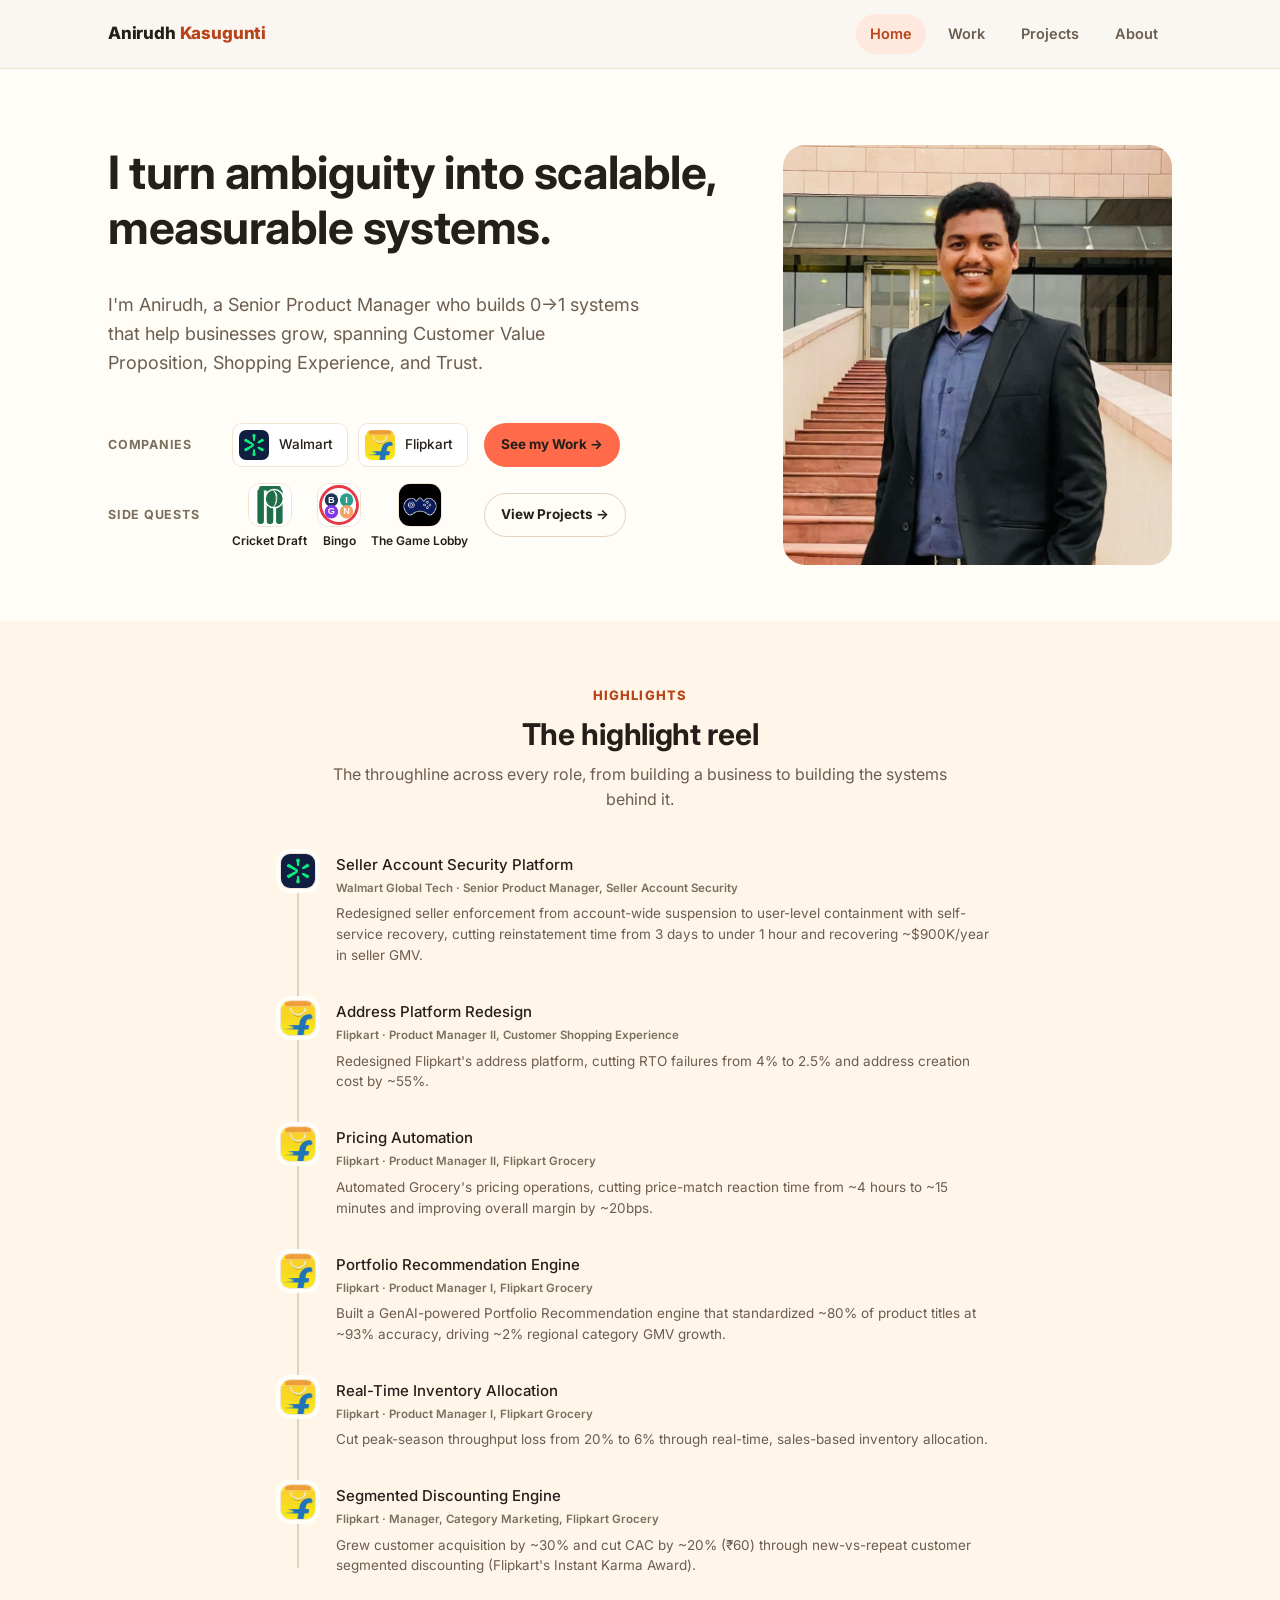
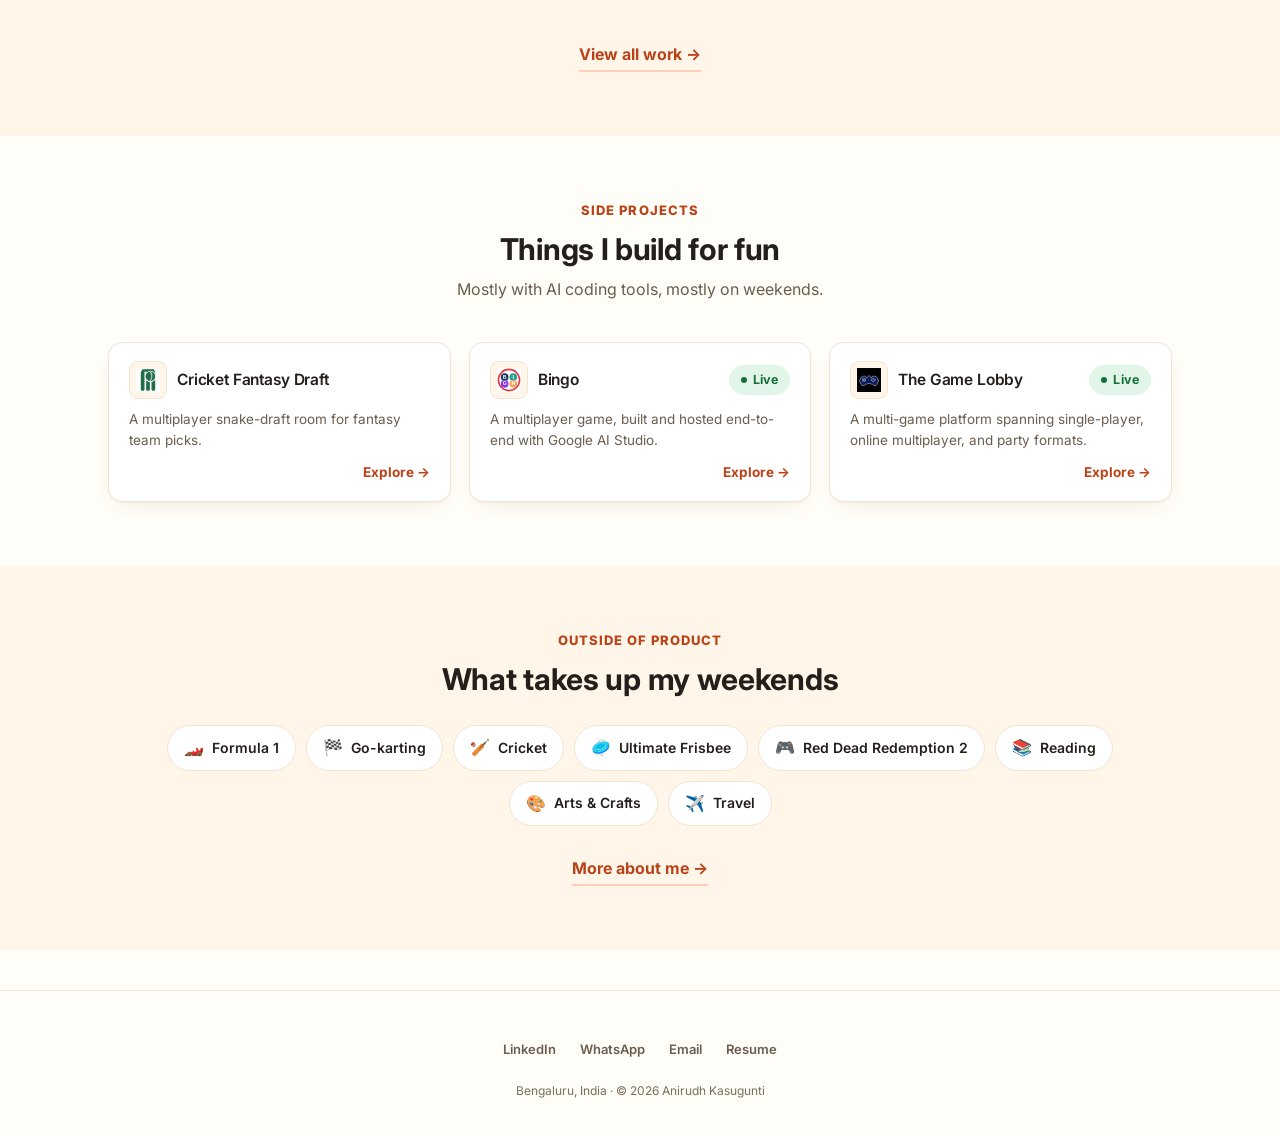
<file: site/index.html>
<!DOCTYPE html>
<html lang="en">
<head>
<meta charset="UTF-8">
<meta name="viewport" content="width=device-width, initial-scale=1.0">
<title>Anirudh Kasugunti — I turn ambiguity into scalable, measurable systems</title>
<meta name="description" content="Anirudh Kasugunti — Senior Product Manager who builds 0→1 systems that help businesses grow, spanning Customer Value Proposition, Shopping Experience, and Trust.">
<link rel="preconnect" href="https://fonts.googleapis.com">
<link href="https://fonts.googleapis.com/css2?family=Inter:wght@400;500;600;700;800&display=swap" rel="stylesheet">
<link rel="stylesheet" href="assets/css/style.css">
<link rel="icon" href="assets/img/favicon/favicon.svg" type="image/svg+xml">
<link rel="icon" href="assets/img/favicon/favicon-32.png" sizes="32x32">
<link rel="apple-touch-icon" href="assets/img/favicon/apple-touch-icon.png">
<link rel="manifest" href="assets/img/favicon/site.webmanifest">
<meta name="theme-color" content="#FF6B4A">
<link rel="canonical" href="https://anirudhkasugunti.github.io/">
<meta property="og:type" content="website">
<meta property="og:site_name" content="Anirudh Kasugunti">
<meta property="og:title" content="Anirudh Kasugunti — I turn ambiguity into scalable, measurable systems">
<meta property="og:description" content="Anirudh Kasugunti — Senior Product Manager who builds 0→1 systems that help businesses grow, spanning Customer Value Proposition, Shopping Experience, and Trust.">
<meta property="og:url" content="https://anirudhkasugunti.github.io/">
<meta property="og:image" content="https://anirudhkasugunti.github.io/assets/img/og-default.jpg">
<meta property="og:image:width" content="1200">
<meta property="og:image:height" content="630">
<meta name="twitter:card" content="summary_large_image">
</head>
<body>

<nav class="site-nav">
  <div class="container">
    <a href="index.html" class="nav-logo">Anirudh <span>Kasugunti</span></a>
    <button class="nav-toggle" aria-label="Toggle navigation" aria-expanded="false">
      <span class="bar"></span><span class="bar"></span><span class="bar"></span>
    </button>
    <div class="nav-links">
      <a href="index.html" class="active">Home</a>
      <a href="work.html">Work</a>
      <a href="projects.html">Projects</a>
      <a href="about.html">About</a>
    </div>
  </div>
</nav>

<!-- ============ HERO ============ -->
<header class="hero">
  <div class="container hero-layout">
    <h1>I turn ambiguity into scalable, measurable systems.</h1>
    <div class="hero-photo">
      <img src="assets/img/profile/anirudh-hero.jpg" alt="Anirudh Kasugunti" width="840" height="908" fetchpriority="high" decoding="async">
    </div>
    <p class="hero-sub">I'm Anirudh, a Senior Product Manager who builds 0→1 systems that help businesses grow, spanning Customer Value Proposition, Shopping Experience, and Trust.</p>
    <div class="hero-links">
      <div class="hero-links-row">
        <span class="hero-links-label">Companies</span>
        <div class="hero-links-items">
          <span class="logo-icon-chip">
            <span class="icon-tile"><img src="assets/img/logos/walmart-icon.jpg" alt="" width="447" height="447" loading="lazy" decoding="async"></span>
            <span class="company-name">Walmart</span>
          </span>
          <span class="logo-icon-chip">
            <span class="icon-tile"><img src="assets/img/logos/flipkart-icon.png" alt="" width="164" height="163" loading="lazy" decoding="async"></span>
            <span class="company-name">Flipkart</span>
          </span>
        </div>
        <a href="work.html" class="btn btn-primary btn-sm hero-links-btn">See my Work →</a>
      </div>
      <div class="hero-links-row">
        <span class="hero-links-label">Side Quests</span>
        <div class="hero-links-items">
          <a class="quest-chip" href="cricket-draft.html">
            <span class="quest-chip-icon"><img src="assets/img/project-icons/cricket-draft-icon.svg" alt="" width="200" height="200" loading="lazy" decoding="async"></span>
            <span class="quest-chip-name">Cricket Draft</span>
          </a>
          <a class="quest-chip" href="bingo.html">
            <span class="quest-chip-icon"><img src="assets/img/project-icons/bingo-icon.svg" alt="" width="500" height="500" loading="lazy" decoding="async"></span>
            <span class="quest-chip-name">Bingo</span>
          </a>
          <a class="quest-chip" href="the-game-lobby.html">
            <span class="quest-chip-icon"><img src="assets/img/project-icons/game-lobby-icon.png" alt="" width="512" height="512" loading="lazy" decoding="async"></span>
            <span class="quest-chip-name">The Game Lobby</span>
          </a>
        </div>
        <a href="projects.html" class="btn btn-secondary btn-sm hero-links-btn">View Projects →</a>
      </div>
    </div>
  </div>
</header>

<!-- ============ HIGHLIGHTS TIMELINE ============ -->
<section class="section section-alt">
  <div class="container">
    <div class="section-header" style="margin: 0 auto 40px; text-align: center;">
      <span class="section-eyebrow">Highlights</span>
      <h2 class="section-title">The highlight reel</h2>
      <p class="section-desc">The throughline across every role, from building a business to building the systems behind it.</p>
    </div>

    <div class="timeline">

      <div class="timeline-item">
        <span class="timeline-logo"><img src="assets/img/logos/walmart-icon.jpg" alt="Walmart" width="447" height="447" loading="lazy" decoding="async"></span>
        <div class="timeline-title">Seller Account Security Platform</div>
        <div class="timeline-meta">Walmart Global Tech · Senior Product Manager, Seller Account Security</div>
        <p class="timeline-outcome">Redesigned seller enforcement from account-wide suspension to user-level containment with self-service recovery, cutting reinstatement time from 3 days to under 1 hour and recovering ~$900K/year in seller GMV.</p>
      </div>

      <div class="timeline-item">
        <span class="timeline-logo"><img src="assets/img/logos/flipkart-icon.png" alt="Flipkart" width="164" height="163" loading="lazy" decoding="async"></span>
        <div class="timeline-title">Address Platform Redesign</div>
        <div class="timeline-meta">Flipkart · Product Manager II, Customer Shopping Experience</div>
        <p class="timeline-outcome">Redesigned Flipkart's address platform, cutting RTO failures from 4% to 2.5% and address creation cost by ~55%.</p>
      </div>

      <div class="timeline-item">
        <span class="timeline-logo"><img src="assets/img/logos/flipkart-icon.png" alt="Flipkart" width="164" height="163" loading="lazy" decoding="async"></span>
        <div class="timeline-title">Pricing Automation</div>
        <div class="timeline-meta">Flipkart · Product Manager II, Flipkart Grocery</div>
        <p class="timeline-outcome">Automated Grocery's pricing operations, cutting price-match reaction time from ~4 hours to ~15 minutes and improving overall margin by ~20bps.</p>
      </div>

      <div class="timeline-item">
        <span class="timeline-logo"><img src="assets/img/logos/flipkart-icon.png" alt="Flipkart" width="164" height="163" loading="lazy" decoding="async"></span>
        <div class="timeline-title">Portfolio Recommendation Engine</div>
        <div class="timeline-meta">Flipkart · Product Manager I, Flipkart Grocery</div>
        <p class="timeline-outcome">Built a GenAI-powered Portfolio Recommendation engine that standardized ~80% of product titles at ~93% accuracy, driving ~2% regional category GMV growth.</p>
      </div>

      <div class="timeline-item">
        <span class="timeline-logo"><img src="assets/img/logos/flipkart-icon.png" alt="Flipkart" width="164" height="163" loading="lazy" decoding="async"></span>
        <div class="timeline-title">Real-Time Inventory Allocation</div>
        <div class="timeline-meta">Flipkart · Product Manager I, Flipkart Grocery</div>
        <p class="timeline-outcome">Cut peak-season throughput loss from 20% to 6% through real-time, sales-based inventory allocation.</p>
      </div>

      <div class="timeline-item">
        <span class="timeline-logo"><img src="assets/img/logos/flipkart-icon.png" alt="Flipkart" width="164" height="163" loading="lazy" decoding="async"></span>
        <div class="timeline-title">Segmented Discounting Engine</div>
        <div class="timeline-meta">Flipkart · Manager, Category Marketing, Flipkart Grocery</div>
        <p class="timeline-outcome">Grew customer acquisition by ~30% and cut CAC by ~20% (₹60) through new-vs-repeat customer segmented discounting (Flipkart's Instant Karma Award).</p>
      </div>

    </div>

    <div class="timeline-footer">
      <a href="work.html" class="section-footer-link">View all work →</a>
    </div>
  </div>
</section>

<!-- ============ SIDE PROJECTS PREVIEW ============ -->
<section class="section">
  <div class="container">
    <div class="section-header" style="margin: 0 auto 40px; text-align: center;">
      <span class="section-eyebrow">Side Projects</span>
      <h2 class="section-title">Things I build for fun</h2>
      <p class="section-desc">Mostly with AI coding tools, mostly on weekends.</p>
    </div>

    <div class="quest-grid">
      <a href="cricket-draft.html" class="quest-card">
        <div class="quest-card-top">
          <div class="quest-card-id">
            <span class="quest-icon"><img src="assets/img/project-icons/cricket-draft-icon.svg" alt="Cricket Fantasy Draft" width="200" height="200" loading="lazy" decoding="async"></span>
            <h3 class="quest-title">Cricket Fantasy Draft</h3>
          </div>
        </div>
        <p class="quest-desc">A multiplayer snake-draft room for fantasy team picks.</p>
        <span class="quest-cta">Explore →</span>
      </a>
      <a href="bingo.html" class="quest-card">
        <div class="quest-card-top">
          <div class="quest-card-id">
            <span class="quest-icon"><img src="assets/img/project-icons/bingo-icon.svg" alt="Bingo" width="500" height="500" loading="lazy" decoding="async"></span>
            <h3 class="quest-title">Bingo</h3>
          </div>
          <span class="badge badge-live">Live</span>
        </div>
        <p class="quest-desc">A multiplayer game, built and hosted end-to-end with Google AI Studio.</p>
        <span class="quest-cta">Explore →</span>
      </a>
      <a href="the-game-lobby.html" class="quest-card">
        <div class="quest-card-top">
          <div class="quest-card-id">
            <span class="quest-icon"><img src="assets/img/project-icons/game-lobby-icon.png" alt="The Game Lobby" width="512" height="512" loading="lazy" decoding="async"></span>
            <h3 class="quest-title">The Game Lobby</h3>
          </div>
          <span class="badge badge-live">Live</span>
        </div>
        <p class="quest-desc">A multi-game platform spanning single-player, online multiplayer, and party formats.</p>
        <span class="quest-cta">Explore →</span>
      </a>
    </div>
  </div>
</section>

<!-- ============ PERSONAL TEASER ============ -->
<section class="section section-alt">
  <div class="container text-center">
    <div class="section-header" style="margin: 0 auto 28px;">
      <span class="section-eyebrow">Outside of Product</span>
      <h2 class="section-title">What takes up my weekends</h2>
    </div>
    <div style="display:flex; flex-wrap:wrap; gap:10px; justify-content:center;">
      <span class="chip"><span class="icon">🏎️</span> Formula 1</span>
      <span class="chip"><span class="icon">🏁</span> Go-karting</span>
      <span class="chip"><span class="icon">🏏</span> Cricket</span>
      <span class="chip"><span class="icon">🥏</span> Ultimate Frisbee</span>
      <span class="chip"><span class="icon">🎮</span> Red Dead Redemption 2</span>
      <span class="chip"><span class="icon">📚</span> Reading</span>
      <span class="chip"><span class="icon">🎨</span> Arts &amp; Crafts</span>
      <span class="chip"><span class="icon">✈️</span> Travel</span>
    </div>
    <a href="about.html" class="section-footer-link">More about me →</a>
  </div>
</section>

<footer class="site-footer">
  <div class="container footer-row">
    <div class="footer-links">
      <a href="https://www.linkedin.com/in/anirudh-kasugunti-9b7a97155/" target="_blank" rel="noopener">LinkedIn</a>
      <a href="https://wa.me/919030330744" target="_blank" rel="noopener">WhatsApp</a>
      <a href="mailto:anirudh.kasugunti@gmail.com">Email</a>
      <a href="assets/docs/Anirudh_Kasugunti_Resume.pdf" target="_blank" rel="noopener">Resume</a>
    </div>
    <div class="footer-copyright">Bengaluru, India &middot; &copy; 2026 Anirudh Kasugunti</div>
  </div>
</footer>

<script src="assets/js/main.js"></script>
</body>
</html>
</file>
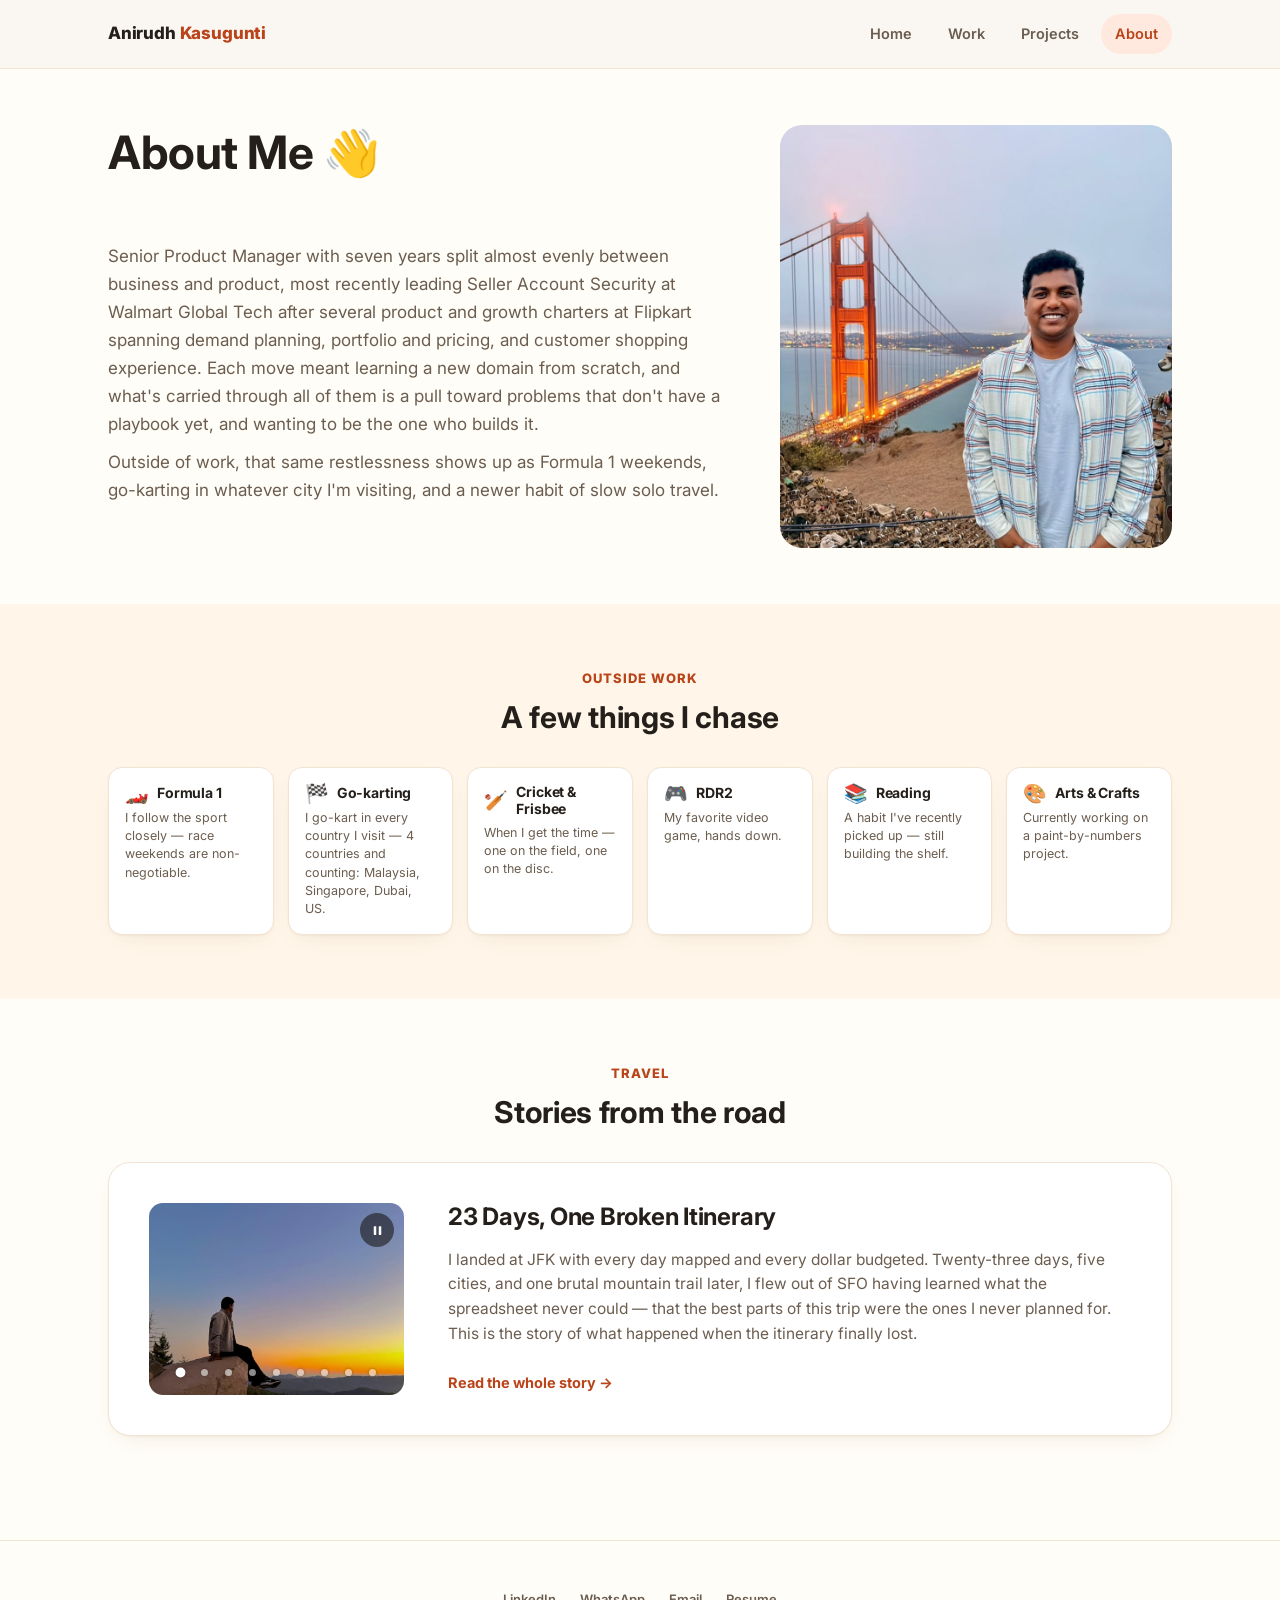
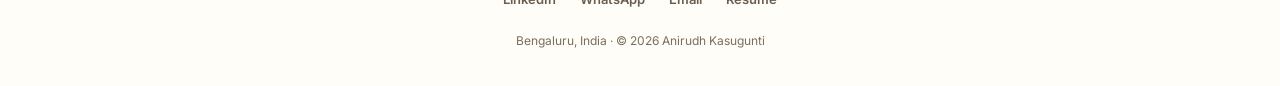
<file: site/about.html>
<!DOCTYPE html>
<html lang="en">
<head>
<meta charset="UTF-8">
<meta name="viewport" content="width=device-width, initial-scale=1.0">
<title>About — Anirudh Kasugunti</title>
<meta name="description" content="About Anirudh Kasugunti — Senior Product Manager, Formula 1 fan, go-karter, and slow traveler. A look at what's outside of work.">
<link rel="preconnect" href="https://fonts.googleapis.com">
<link href="https://fonts.googleapis.com/css2?family=Inter:wght@400;500;600;700;800&display=swap" rel="stylesheet">
<link rel="stylesheet" href="assets/css/style.css">
<link rel="icon" href="assets/img/favicon/favicon.svg" type="image/svg+xml">
<link rel="icon" href="assets/img/favicon/favicon-32.png" sizes="32x32">
<link rel="apple-touch-icon" href="assets/img/favicon/apple-touch-icon.png">
<link rel="manifest" href="assets/img/favicon/site.webmanifest">
<meta name="theme-color" content="#FF6B4A">
<link rel="canonical" href="https://anirudhkasugunti.github.io/about.html">
<meta property="og:type" content="website">
<meta property="og:site_name" content="Anirudh Kasugunti">
<meta property="og:title" content="About — Anirudh Kasugunti">
<meta property="og:description" content="About Anirudh Kasugunti — Senior Product Manager, Formula 1 fan, go-karter, and slow traveler. A look at what's outside of work.">
<meta property="og:url" content="https://anirudhkasugunti.github.io/about.html">
<meta property="og:image" content="https://anirudhkasugunti.github.io/assets/img/og-default.jpg">
<meta property="og:image:width" content="1200">
<meta property="og:image:height" content="630">
<meta name="twitter:card" content="summary_large_image">
</head>
<body>

<nav class="site-nav">
  <div class="container">
    <a href="index.html" class="nav-logo">Anirudh <span>Kasugunti</span></a>
    <button class="nav-toggle" aria-label="Toggle navigation" aria-expanded="false">
      <span class="bar"></span><span class="bar"></span><span class="bar"></span>
    </button>
    <div class="nav-links">
      <a href="index.html">Home</a>
      <a href="work.html">Work</a>
      <a href="projects.html">Projects</a>
      <a href="about.html" class="active">About</a>
    </div>
  </div>
</nav>

<!-- ============ INTRO ============ -->
<header class="hero" style="padding-top: 56px;">
  <div class="container about-hero">
    <h1>About Me <span aria-hidden="true">👋</span></h1>
    <div class="hero-photo">
      <img src="assets/img/profile/anirudh-about.jpg" alt="Anirudh Kasugunti" width="900" height="972" fetchpriority="high" decoding="async">
    </div>
    <div class="about-hero-text">
      <p>Senior Product Manager with seven years split almost evenly between business and product, most recently leading Seller Account Security at Walmart Global Tech after several product and growth charters at Flipkart spanning demand planning, portfolio and pricing, and customer shopping experience. Each move meant learning a new domain from scratch, and what's carried through all of them is a pull toward problems that don't have a playbook yet, and wanting to be the one who builds it.</p>
      <p>Outside of work, that same restlessness shows up as Formula 1 weekends, go-karting in whatever city I'm visiting, and a newer habit of slow solo travel.</p>
    </div>
  </div>
</header>

<!-- ============ QUICK-HIT GRID ============ -->
<section class="section section-alt">
  <div class="container">
    <div class="section-header" style="margin: 0 auto 32px; text-align: center;">
      <span class="section-eyebrow">Outside Work</span>
      <h2 class="section-title">A few things I chase</h2>
    </div>
    <div class="hit-grid">
      <div class="hit-card">
        <div class="hit-card-head">
          <span class="hit-icon">🏎️</span>
          <h3>Formula 1</h3>
        </div>
        <p>I follow the sport closely — race weekends are non-negotiable.</p>
      </div>
      <div class="hit-card">
        <div class="hit-card-head">
          <span class="hit-icon">🏁</span>
          <h3>Go-karting</h3>
        </div>
        <p>I go-kart in every country I visit — 4 countries and counting: Malaysia, Singapore, Dubai, US.</p>
      </div>
      <div class="hit-card">
        <div class="hit-card-head">
          <span class="hit-icon">🏏</span>
          <h3>Cricket &amp; Frisbee</h3>
        </div>
        <p>When I get the time — one on the field, one on the disc.</p>
      </div>
      <div class="hit-card">
        <div class="hit-card-head">
          <span class="hit-icon">🎮</span>
          <h3>RDR2</h3>
        </div>
        <p>My favorite video game, hands down.</p>
      </div>
      <div class="hit-card">
        <div class="hit-card-head">
          <span class="hit-icon">📚</span>
          <h3>Reading</h3>
        </div>
        <p>A habit I've recently picked up — still building the shelf.</p>
      </div>
      <div class="hit-card">
        <div class="hit-card-head">
          <span class="hit-icon">🎨</span>
          <h3>Arts &amp; Crafts</h3>
        </div>
        <p>Currently working on a paint-by-numbers project.</p>
      </div>
    </div>
  </div>
</section>

<!-- ============ FEATURED STORY ============ -->
<section class="section">
  <div class="container">
    <div class="section-header" style="margin: 0 auto 32px; text-align: center;">
      <span class="section-eyebrow">Travel</span>
      <h2 class="section-title">Stories from the road</h2>
    </div>
    <div class="story-block">
      <div class="story-photo">
        <div class="photo-carousel" aria-roledescription="carousel" aria-label="Photos from the road">
          <div class="carousel-track">
            <img src="assets/img/story/story-1.jpg" alt="Sitting on a rocky ledge watching the sun set over layered hills" class="carousel-slide" width="810" height="1080" loading="lazy" decoding="async">
            <img src="assets/img/story/story-2.jpg" alt="A tree-lined Upper East Side avenue in New York, yellow cabs beneath a One Way sign" class="carousel-slide" width="810" height="1080" loading="lazy" decoding="async">
            <img src="assets/img/story/story-3.jpg" alt="The Statue of Liberty seen from the water on a clear day" class="carousel-slide" width="810" height="1080" loading="lazy" decoding="async">
            <img src="assets/img/story/story-4.jpg" alt="The ornate arched stone entrance of a historic New York building" class="carousel-slide" width="810" height="1080" loading="lazy" decoding="async">
            <img src="assets/img/story/story-5.jpg" alt="Half Dome rising over the Merced River and meadows in Yosemite Valley" class="carousel-slide" width="1080" height="810" loading="lazy" decoding="async">
            <img src="assets/img/story/story-6.jpg" alt="Hundreds of love-lock padlocks clipped to a bridge railing" class="carousel-slide" width="1080" height="810" loading="lazy" decoding="async">
            <img src="assets/img/story/story-7.jpg" alt="A cable car descending a steep San Francisco street lined with parked cars" class="carousel-slide" width="810" height="1080" loading="lazy" decoding="async">
            <img src="assets/img/story/story-8.jpg" alt="The Golden Gate Bridge glowing at dusk through light fog" class="carousel-slide" width="810" height="1080" loading="lazy" decoding="async">
            <img src="assets/img/story/story-9.jpg" alt="Red lanterns strung across a San Francisco Chinatown street" class="carousel-slide" width="810" height="1080" loading="lazy" decoding="async">
          </div>
        </div>
        <button class="carousel-pause" type="button" aria-label="Pause the photo slideshow" aria-pressed="false">
          <svg class="icon-pause" viewBox="0 0 24 24" aria-hidden="true" focusable="false"><rect x="6" y="5" width="4" height="14" rx="1" fill="currentColor"/><rect x="14" y="5" width="4" height="14" rx="1" fill="currentColor"/></svg>
          <svg class="icon-play" viewBox="0 0 24 24" aria-hidden="true" focusable="false"><path d="M8 5l11 7-11 7z" fill="currentColor"/></svg>
        </button>
        <div class="carousel-dots" role="group" aria-label="Choose a photo">
          <button type="button" class="carousel-dot is-active" aria-label="Show photo 1 of 9" aria-current="true"></button>
          <button type="button" class="carousel-dot" aria-label="Show photo 2 of 9"></button>
          <button type="button" class="carousel-dot" aria-label="Show photo 3 of 9"></button>
          <button type="button" class="carousel-dot" aria-label="Show photo 4 of 9"></button>
          <button type="button" class="carousel-dot" aria-label="Show photo 5 of 9"></button>
          <button type="button" class="carousel-dot" aria-label="Show photo 6 of 9"></button>
          <button type="button" class="carousel-dot" aria-label="Show photo 7 of 9"></button>
          <button type="button" class="carousel-dot" aria-label="Show photo 8 of 9"></button>
          <button type="button" class="carousel-dot" aria-label="Show photo 9 of 9"></button>
        </div>
      </div>
      <div class="story-text">
        <h3>23 Days, One Broken Itinerary</h3>
        <p>I landed at JFK with every day mapped and every dollar budgeted. Twenty-three days, five cities, and one brutal mountain trail later, I flew out of SFO having learned what the spreadsheet never could — that the best parts of this trip were the ones I never planned for. This is the story of what happened when the itinerary finally lost.</p>
        <a href="travel-story.html" class="story-link">Read the whole story →</a>
      </div>
    </div>
  </div>
</section>

<footer class="site-footer">
  <div class="container footer-row">
    <div class="footer-links">
      <a href="https://www.linkedin.com/in/anirudh-kasugunti-9b7a97155/" target="_blank" rel="noopener">LinkedIn</a>
      <a href="https://wa.me/919030330744" target="_blank" rel="noopener">WhatsApp</a>
      <a href="mailto:anirudh.kasugunti@gmail.com">Email</a>
      <a href="assets/docs/Anirudh_Kasugunti_Resume.pdf" target="_blank" rel="noopener">Resume</a>
    </div>
    <div class="footer-copyright">Bengaluru, India &middot; &copy; 2026 Anirudh Kasugunti</div>
  </div>
</footer>

<script src="assets/js/main.js"></script>
</body>
</html>
</file>
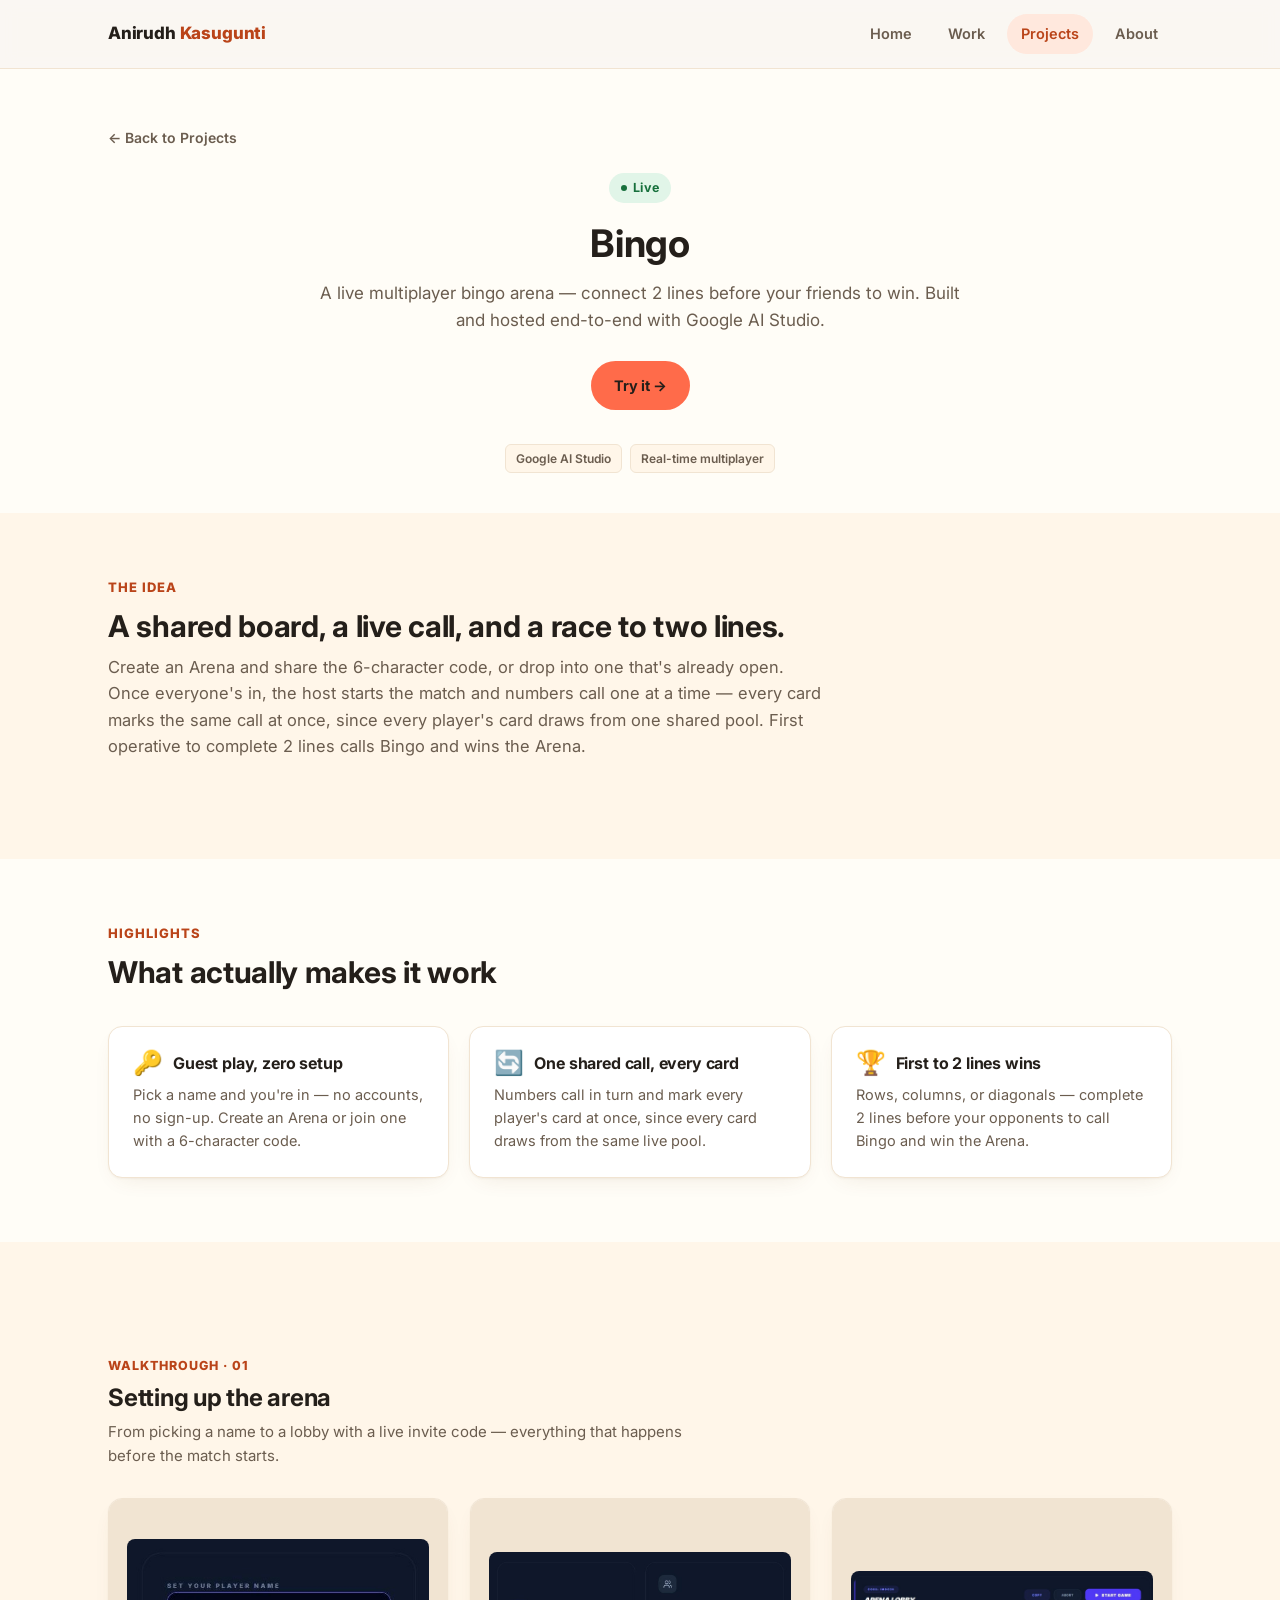
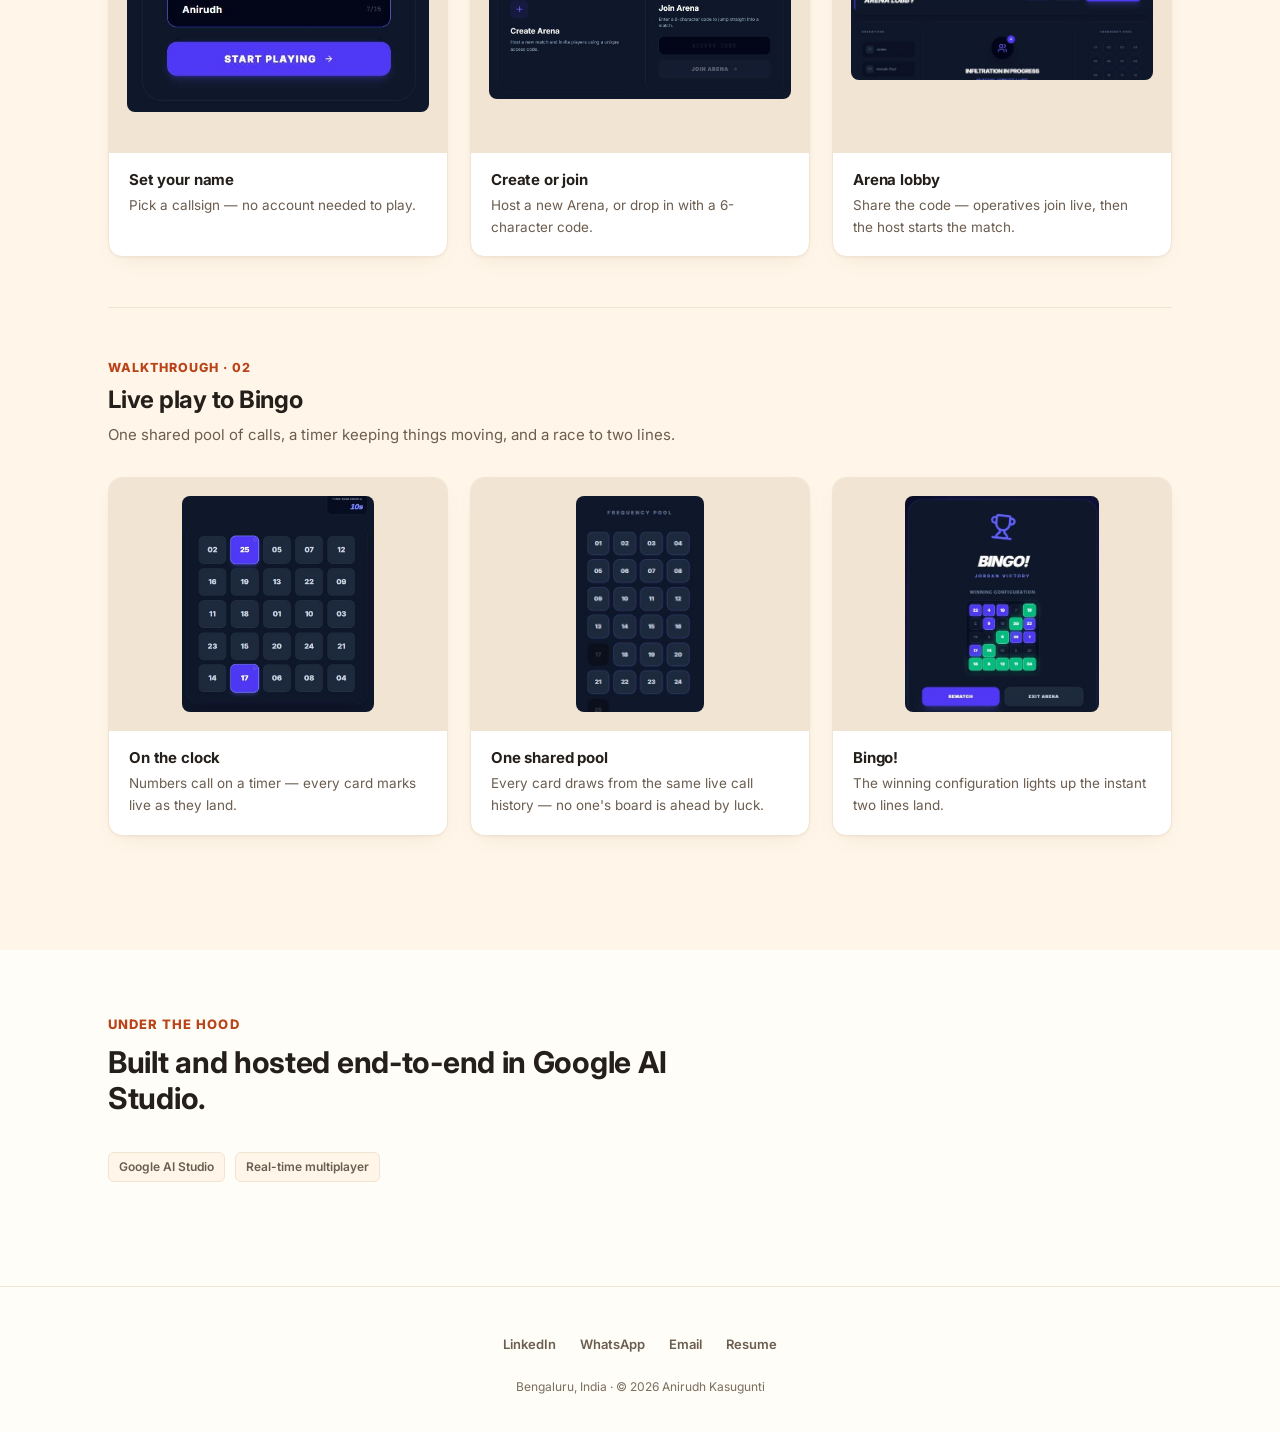
<file: site/bingo.html>
<!DOCTYPE html>
<html lang="en">
<head>
<meta charset="UTF-8">
<meta name="viewport" content="width=device-width, initial-scale=1.0">
<title>Bingo — Anirudh Kasugunti</title>
<meta name="description" content="Bingo — a live multiplayer bingo arena where every card marks off the same shared calls in real time. Built and hosted end-to-end with Google AI Studio by Anirudh Kasugunti.">
<link rel="preconnect" href="https://fonts.googleapis.com">
<link href="https://fonts.googleapis.com/css2?family=Inter:wght@400;500;600;700;800&display=swap" rel="stylesheet">
<link rel="stylesheet" href="assets/css/style.css">
<link rel="icon" href="assets/img/favicon/favicon.svg" type="image/svg+xml">
<link rel="icon" href="assets/img/favicon/favicon-32.png" sizes="32x32">
<link rel="apple-touch-icon" href="assets/img/favicon/apple-touch-icon.png">
<link rel="manifest" href="assets/img/favicon/site.webmanifest">
<meta name="theme-color" content="#FF6B4A">
<link rel="canonical" href="https://anirudhkasugunti.github.io/bingo.html">
<meta property="og:type" content="website">
<meta property="og:site_name" content="Anirudh Kasugunti">
<meta property="og:title" content="Bingo — Anirudh Kasugunti">
<meta property="og:description" content="Bingo — a live multiplayer bingo arena where every card marks off the same shared calls in real time. Built and hosted end-to-end with Google AI Studio by Anirudh Kasugunti.">
<meta property="og:url" content="https://anirudhkasugunti.github.io/bingo.html">
<meta property="og:image" content="https://anirudhkasugunti.github.io/assets/img/og-default.jpg">
<meta property="og:image:width" content="1200">
<meta property="og:image:height" content="630">
<meta name="twitter:card" content="summary_large_image">
</head>
<body>

<nav class="site-nav">
  <div class="container">
    <a href="index.html" class="nav-logo">Anirudh <span>Kasugunti</span></a>
    <button class="nav-toggle" aria-label="Toggle navigation" aria-expanded="false">
      <span class="bar"></span><span class="bar"></span><span class="bar"></span>
    </button>
    <div class="nav-links">
      <a href="index.html">Home</a>
      <a href="work.html">Work</a>
      <a href="projects.html" class="active">Projects</a>
      <a href="about.html">About</a>
    </div>
  </div>
</nav>

<!-- ============ PROJECT HERO ============ -->
<header class="project-hero">
  <div class="container">
    <div class="back-link-row"><a href="projects.html" class="back-link">← Back to Projects</a></div>
    <span class="badge badge-live">Live</span>
    <h1>Bingo</h1>
    <p class="tagline">A live multiplayer bingo arena — connect 2 lines before your friends to win. Built and hosted end-to-end with Google AI Studio.</p>
    <div class="hero-ctas">
      <a href="https://multiplayer-bingo.ai.studio" target="_blank" rel="noopener" class="btn btn-primary">Try it →</a>
    </div>
    <div class="project-meta-row">
      <span class="tag">Google AI Studio</span>
      <span class="tag">Real-time multiplayer</span>
    </div>
  </div>
</header>

<!-- ============ THE IDEA ============ -->
<section class="section section-alt">
  <div class="container">
    <div class="section-header" style="max-width: 720px;">
      <span class="section-eyebrow">The Idea</span>
      <h2 class="section-title">A shared board, a live call, and a race to two lines.</h2>
      <p class="section-desc" style="font-size: 16.5px;">Create an Arena and share the 6-character code, or drop into one that's already open. Once everyone's in, the host starts the match and numbers call one at a time — every card marks the same call at once, since every player's card draws from one shared pool. First operative to complete 2 lines calls Bingo and wins the Arena.</p>
    </div>
  </div>
</section>

<!-- ============ HIGHLIGHTS ============ -->
<section class="section">
  <div class="container">
    <div class="section-header">
      <span class="section-eyebrow">Highlights</span>
      <h2 class="section-title">What actually makes it work</h2>
    </div>
    <div class="feature-grid">
      <div class="feature-card">
        <div class="feature-card-head">
          <span class="feature-emoji">🔑</span>
          <h4>Guest play, zero setup</h4>
        </div>
        <p>Pick a name and you're in — no accounts, no sign-up. Create an Arena or join one with a 6-character code.</p>
      </div>
      <div class="feature-card">
        <div class="feature-card-head">
          <span class="feature-emoji">🔄</span>
          <h4>One shared call, every card</h4>
        </div>
        <p>Numbers call in turn and mark every player's card at once, since every card draws from the same live pool.</p>
      </div>
      <div class="feature-card">
        <div class="feature-card-head">
          <span class="feature-emoji">🏆</span>
          <h4>First to 2 lines wins</h4>
        </div>
        <p>Rows, columns, or diagonals — complete 2 lines before your opponents to call Bingo and win the Arena.</p>
      </div>
    </div>
  </div>
</section>

<!-- ============ WALKTHROUGH 01 ============ -->
<section class="section section-alt">
  <div class="container">

    <div class="walkthrough-stage">
      <div class="walkthrough-head">
        <span class="wt-num">Walkthrough · 01</span>
        <h3>Setting up the arena</h3>
        <p>From picking a name to a lobby with a live invite code — everything that happens before the match starts.</p>
      </div>
      <div class="wt-steps">
        <div class="wt-step">
          <div class="wt-step-media"><img src="assets/img/bingo/screen-name.jpg" alt="Set your player name input" width="505" height="290" loading="lazy" decoding="async"></div>
          <div class="wt-step-body">
            <h4>Set your name</h4>
            <p>Pick a callsign — no account needed to play.</p>
          </div>
        </div>
        <div class="wt-step">
          <div class="wt-step-media"><img src="assets/img/bingo/screen-createjoin.jpg" alt="Create Arena or Join Arena options" width="965" height="470" loading="lazy" decoding="async"></div>
          <div class="wt-step-body">
            <h4>Create or join</h4>
            <p>Host a new Arena, or drop in with a 6-character code.</p>
          </div>
        </div>
        <div class="wt-step">
          <div class="wt-step-media"><img src="assets/img/bingo/screen-lobby.jpg" alt="Arena lobby with invite code, roster, and Start Game enabled" width="1280" height="460" loading="lazy" decoding="async"></div>
          <div class="wt-step-body">
            <h4>Arena lobby</h4>
            <p>Share the code — operatives join live, then the host starts the match.</p>
          </div>
        </div>
      </div>
    </div>

    <!-- ============ WALKTHROUGH 02 ============ -->
    <div class="walkthrough-stage">
      <div class="walkthrough-head">
        <span class="wt-num">Walkthrough · 02</span>
        <h3>Live play to Bingo</h3>
        <p>One shared pool of calls, a timer keeping things moving, and a race to two lines.</p>
      </div>
      <div class="wt-steps">
        <div class="wt-step">
          <div class="wt-step-media"><img src="assets/img/bingo/screen-board.jpg" alt="Live gameplay board with countdown timer" width="650" height="734" loading="lazy" decoding="async"></div>
          <div class="wt-step-body">
            <h4>On the clock</h4>
            <p>Numbers call on a timer — every card marks live as they land.</p>
          </div>
        </div>
        <div class="wt-step">
          <div class="wt-step-media is-portrait"><img src="assets/img/bingo/screen-pool.jpg" alt="Shared frequency pool showing called numbers" width="270" height="460" loading="lazy" decoding="async"></div>
          <div class="wt-step-body">
            <h4>One shared pool</h4>
            <p>Every card draws from the same live call history — no one's board is ahead by luck.</p>
          </div>
        </div>
        <div class="wt-step">
          <div class="wt-step-media"><img src="assets/img/bingo/screen-win.jpg" alt="Bingo win screen with the winning configuration" width="470" height="525" loading="lazy" decoding="async"></div>
          <div class="wt-step-body">
            <h4>Bingo!</h4>
            <p>The winning configuration lights up the instant two lines land.</p>
          </div>
        </div>
      </div>
    </div>

  </div>
</section>

<!-- ============ UNDER THE HOOD ============ -->
<section class="section">
  <div class="container">
    <div class="section-header">
      <span class="section-eyebrow">Under the Hood</span>
      <h2 class="section-title">Built and hosted end-to-end in Google AI Studio.</h2>
    </div>
    <div class="stack-row">
      <span class="tag">Google AI Studio</span>
      <span class="tag">Real-time multiplayer</span>
    </div>
  </div>
</section>

<footer class="site-footer">
  <div class="container footer-row">
    <div class="footer-links">
      <a href="https://www.linkedin.com/in/anirudh-kasugunti-9b7a97155/" target="_blank" rel="noopener">LinkedIn</a>
      <a href="https://wa.me/919030330744" target="_blank" rel="noopener">WhatsApp</a>
      <a href="mailto:anirudh.kasugunti@gmail.com">Email</a>
      <a href="assets/docs/Anirudh_Kasugunti_Resume.pdf" target="_blank" rel="noopener">Resume</a>
    </div>
    <div class="footer-copyright">Bengaluru, India &middot; &copy; 2026 Anirudh Kasugunti</div>
  </div>
</footer>

<script src="assets/js/main.js"></script>
</body>
</html>
</file>
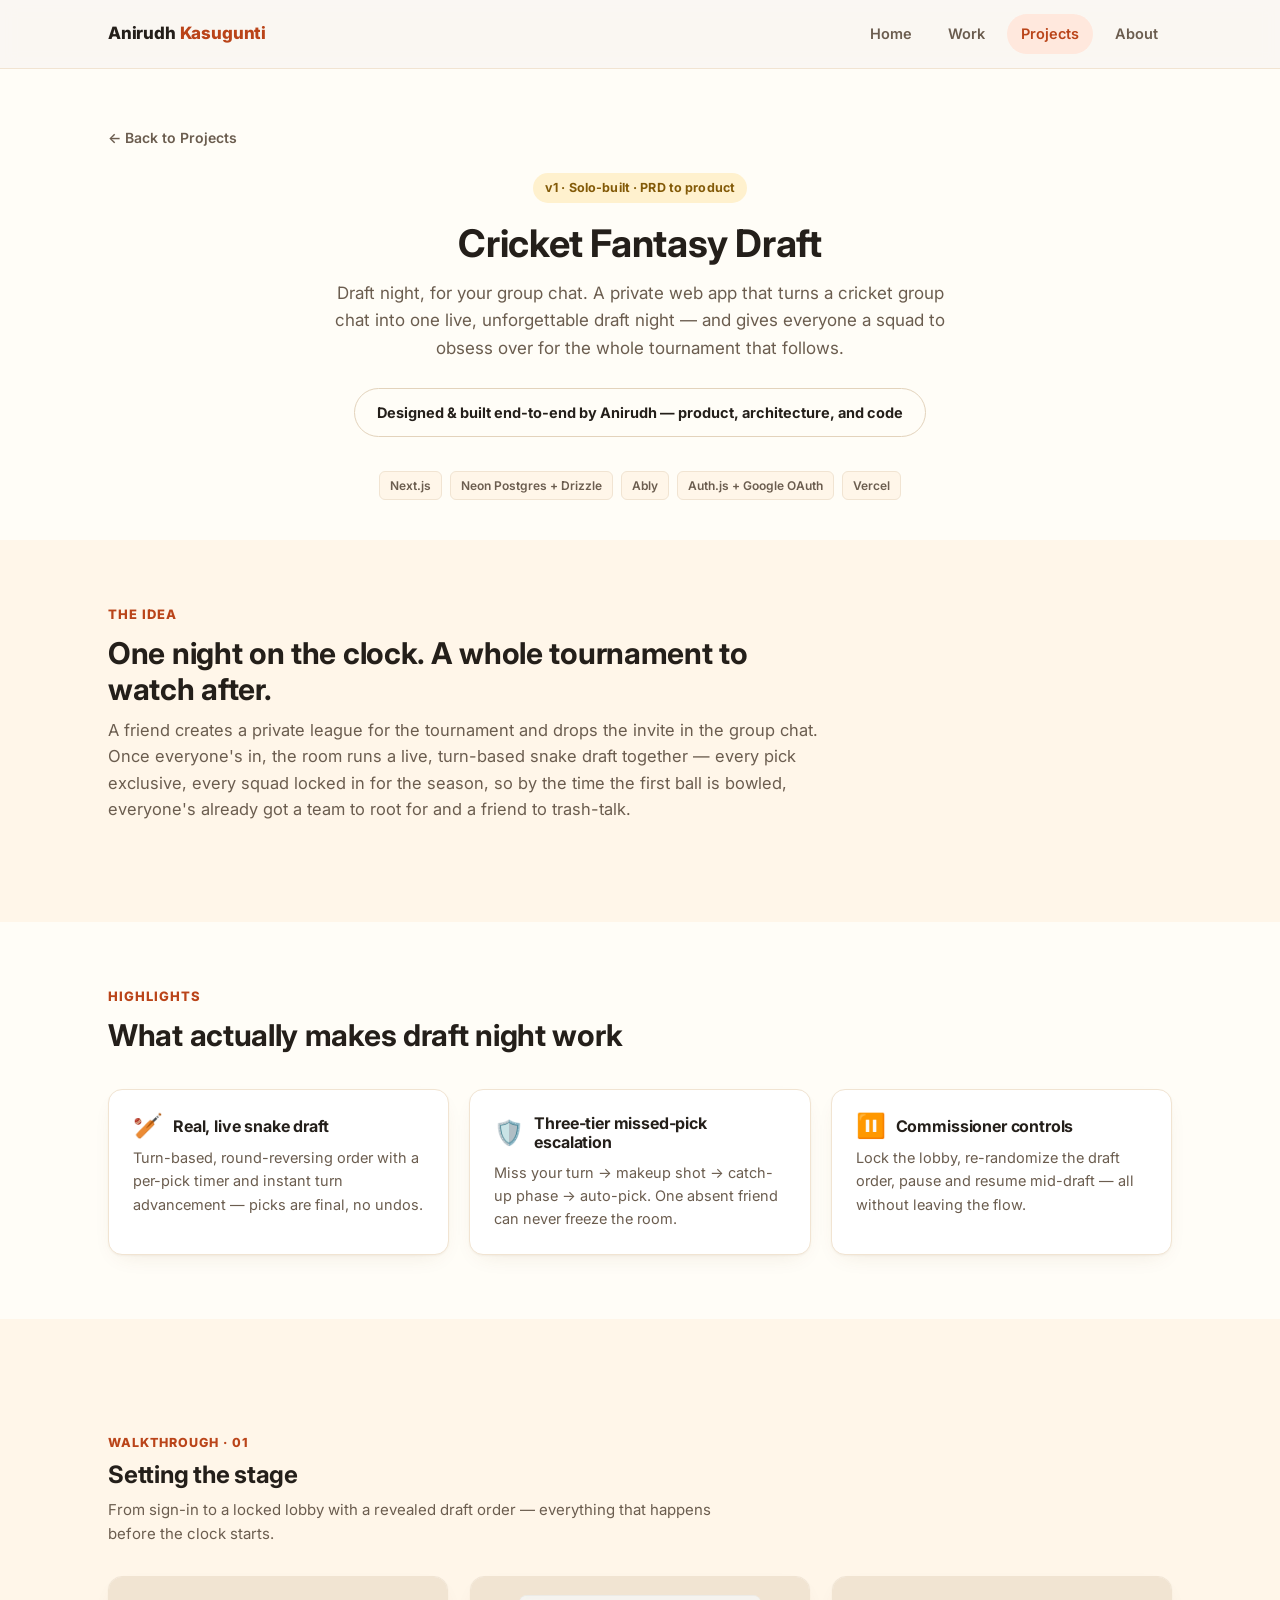
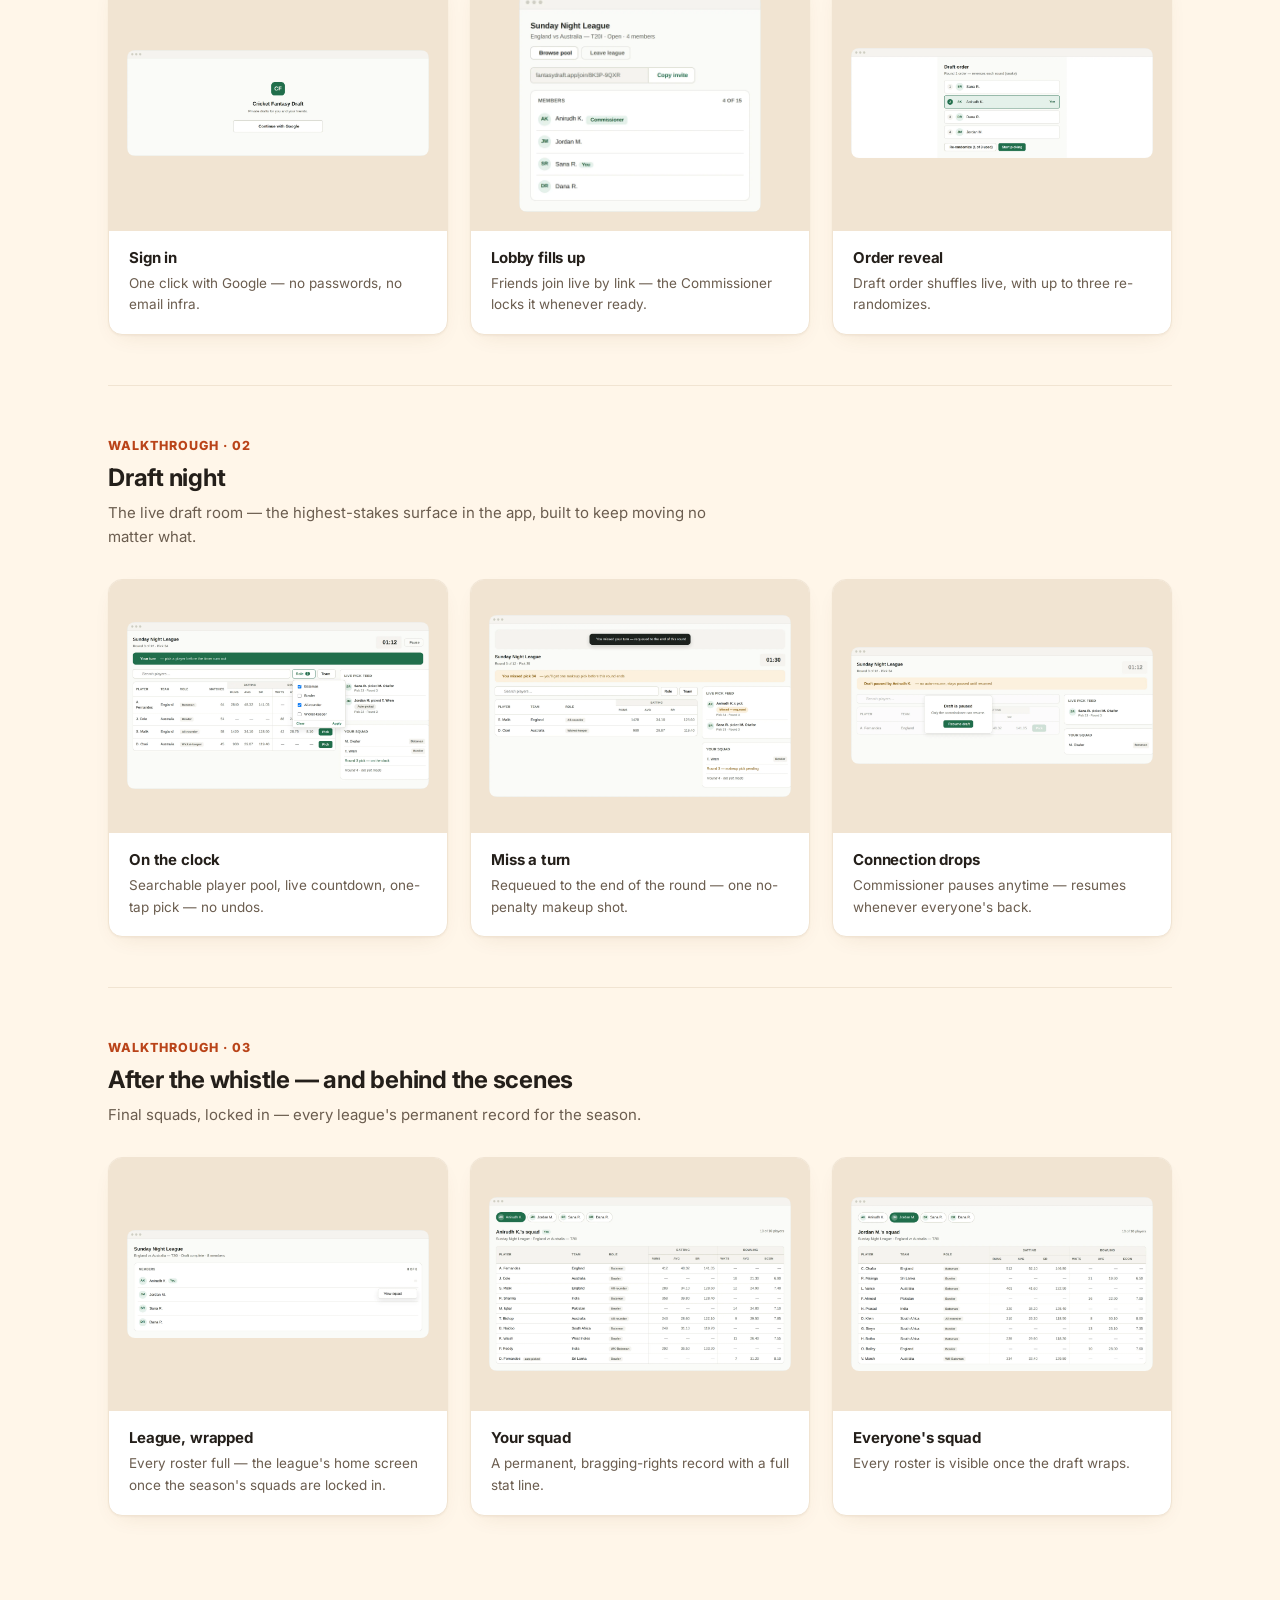
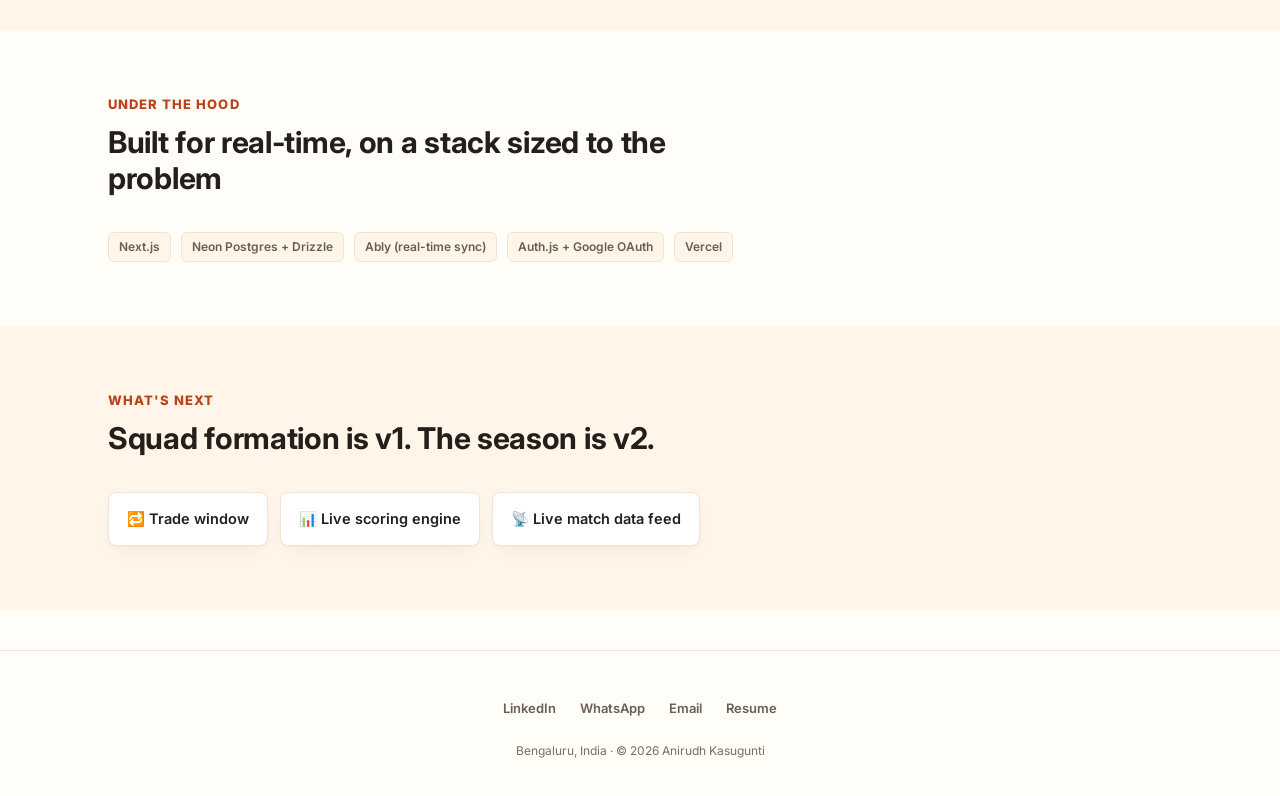
<file: site/cricket-draft.html>
<!DOCTYPE html>
<html lang="en">
<head>
<meta charset="UTF-8">
<meta name="viewport" content="width=device-width, initial-scale=1.0">
<title>Cricket Draft — Anirudh Kasugunti</title>
<meta name="description" content="Cricket Fantasy Draft — a private, live multiplayer snake-draft app for group chats. Solo-built from PRD to product by Anirudh Kasugunti.">
<link rel="preconnect" href="https://fonts.googleapis.com">
<link href="https://fonts.googleapis.com/css2?family=Inter:wght@400;500;600;700;800&display=swap" rel="stylesheet">
<link rel="stylesheet" href="assets/css/style.css">
<link rel="icon" href="assets/img/favicon/favicon.svg" type="image/svg+xml">
<link rel="icon" href="assets/img/favicon/favicon-32.png" sizes="32x32">
<link rel="apple-touch-icon" href="assets/img/favicon/apple-touch-icon.png">
<link rel="manifest" href="assets/img/favicon/site.webmanifest">
<meta name="theme-color" content="#FF6B4A">
<link rel="canonical" href="https://anirudhkasugunti.github.io/cricket-draft.html">
<meta property="og:type" content="website">
<meta property="og:site_name" content="Anirudh Kasugunti">
<meta property="og:title" content="Cricket Draft — Anirudh Kasugunti">
<meta property="og:description" content="Cricket Fantasy Draft — a private, live multiplayer snake-draft app for group chats. Solo-built from PRD to product by Anirudh Kasugunti.">
<meta property="og:url" content="https://anirudhkasugunti.github.io/cricket-draft.html">
<meta property="og:image" content="https://anirudhkasugunti.github.io/assets/img/og-default.jpg">
<meta property="og:image:width" content="1200">
<meta property="og:image:height" content="630">
<meta name="twitter:card" content="summary_large_image">
</head>
<body>

<nav class="site-nav">
  <div class="container">
    <a href="index.html" class="nav-logo">Anirudh <span>Kasugunti</span></a>
    <button class="nav-toggle" aria-label="Toggle navigation" aria-expanded="false">
      <span class="bar"></span><span class="bar"></span><span class="bar"></span>
    </button>
    <div class="nav-links">
      <a href="index.html">Home</a>
      <a href="work.html">Work</a>
      <a href="projects.html" class="active">Projects</a>
      <a href="about.html">About</a>
    </div>
  </div>
</nav>

<!-- ============ PROJECT HERO ============ -->
<header class="project-hero">
  <div class="container">
    <div class="back-link-row"><a href="projects.html" class="back-link">← Back to Projects</a></div>
    <span class="badge badge-prototype">v1 · Solo-built · PRD to product</span>
    <h1>Cricket Fantasy Draft</h1>
    <p class="tagline">Draft night, for your group chat. A private web app that turns a cricket group chat into one live, unforgettable draft night — and gives everyone a squad to obsess over for the whole tournament that follows.</p>
    <div class="hero-ctas">
      <span class="btn btn-secondary" style="cursor:default;">Designed &amp; built end-to-end by Anirudh — product, architecture, and code</span>
    </div>
    <div class="project-meta-row">
      <span class="tag">Next.js</span>
      <span class="tag">Neon Postgres + Drizzle</span>
      <span class="tag">Ably</span>
      <span class="tag">Auth.js + Google OAuth</span>
      <span class="tag">Vercel</span>
    </div>
  </div>
</header>

<!-- ============ THE IDEA ============ -->
<section class="section section-alt">
  <div class="container">
    <div class="section-header" style="max-width: 720px;">
      <span class="section-eyebrow">The Idea</span>
      <h2 class="section-title">One night on the clock. A whole tournament to watch after.</h2>
      <p class="section-desc" style="font-size: 16.5px;">A friend creates a private league for the tournament and drops the invite in the group chat. Once everyone's in, the room runs a live, turn-based snake draft together — every pick exclusive, every squad locked in for the season, so by the time the first ball is bowled, everyone's already got a team to root for and a friend to trash-talk.</p>
    </div>
  </div>
</section>

<!-- ============ HIGHLIGHTS ============ -->
<section class="section">
  <div class="container">
    <div class="section-header">
      <span class="section-eyebrow">Highlights</span>
      <h2 class="section-title">What actually makes draft night work</h2>
    </div>
    <div class="feature-grid">
      <div class="feature-card">
        <div class="feature-card-head">
          <span class="feature-emoji">🏏</span>
          <h4>Real, live snake draft</h4>
        </div>
        <p>Turn-based, round-reversing order with a per-pick timer and instant turn advancement — picks are final, no undos.</p>
      </div>
      <div class="feature-card">
        <div class="feature-card-head">
          <span class="feature-emoji">🛡️</span>
          <h4>Three-tier missed-pick escalation</h4>
        </div>
        <p>Miss your turn → makeup shot → catch-up phase → auto-pick. One absent friend can never freeze the room.</p>
      </div>
      <div class="feature-card">
        <div class="feature-card-head">
          <span class="feature-emoji">⏸️</span>
          <h4>Commissioner controls</h4>
        </div>
        <p>Lock the lobby, re-randomize the draft order, pause and resume mid-draft — all without leaving the flow.</p>
      </div>
    </div>
  </div>
</section>

<!-- ============ WALKTHROUGH 01 ============ -->
<section class="section section-alt">
  <div class="container">

    <div class="walkthrough-stage">
      <div class="walkthrough-head">
        <span class="wt-num">Walkthrough · 01</span>
        <h3>Setting the stage</h3>
        <p>From sign-in to a locked lobby with a revealed draft order — everything that happens before the clock starts.</p>
      </div>
      <div class="wt-steps">
        <div class="wt-step">
          <div class="wt-step-media"><picture><source srcset="assets/img/cricket-draft/screenshot-01.webp" type="image/webp"><img src="assets/img/cricket-draft/screenshot-01.jpg" alt="Sign in with Google" width="2152" height="754" loading="lazy" decoding="async"></picture></div>
          <div class="wt-step-body">
            <h4>Sign in</h4>
            <p>One click with Google — no passwords, no email infra.</p>
          </div>
        </div>
        <div class="wt-step">
          <div class="wt-step-media"><picture><source srcset="assets/img/cricket-draft/screenshot-02.webp" type="image/webp"><img src="assets/img/cricket-draft/screenshot-02.jpg" alt="Lobby fills up with members" width="1060" height="952" loading="lazy" decoding="async"></picture></div>
          <div class="wt-step-body">
            <h4>Lobby fills up</h4>
            <p>Friends join live by link — the Commissioner locks it whenever ready.</p>
          </div>
        </div>
        <div class="wt-step">
          <div class="wt-step-media"><picture><source srcset="assets/img/cricket-draft/screenshot-03.webp" type="image/webp"><img src="assets/img/cricket-draft/screenshot-03.jpg" alt="Draft order reveal" width="2152" height="784" loading="lazy" decoding="async"></picture></div>
          <div class="wt-step-body">
            <h4>Order reveal</h4>
            <p>Draft order shuffles live, with up to three re-randomizes.</p>
          </div>
        </div>
      </div>
    </div>

    <!-- ============ WALKTHROUGH 02 ============ -->
    <div class="walkthrough-stage">
      <div class="walkthrough-head">
        <span class="wt-num">Walkthrough · 02</span>
        <h3>Draft night</h3>
        <p>The live draft room — the highest-stakes surface in the app, built to keep moving no matter what.</p>
      </div>
      <div class="wt-steps">
        <div class="wt-step">
          <div class="wt-step-media"><picture><source srcset="assets/img/cricket-draft/screenshot-04.webp" type="image/webp"><img src="assets/img/cricket-draft/screenshot-04.jpg" alt="On the clock — player pool and pick timer" width="2152" height="1192" loading="lazy" decoding="async"></picture></div>
          <div class="wt-step-body">
            <h4>On the clock</h4>
            <p>Searchable player pool, live countdown, one-tap pick — no undos.</p>
          </div>
        </div>
        <div class="wt-step">
          <div class="wt-step-media"><picture><source srcset="assets/img/cricket-draft/screenshot-05.webp" type="image/webp"><img src="assets/img/cricket-draft/screenshot-05.jpg" alt="Missed turn requeue" width="2152" height="1296" loading="lazy" decoding="async"></picture></div>
          <div class="wt-step-body">
            <h4>Miss a turn</h4>
            <p>Requeued to the end of the round — one no-penalty makeup shot.</p>
          </div>
        </div>
        <div class="wt-step">
          <div class="wt-step-media"><picture><source srcset="assets/img/cricket-draft/screenshot-06.webp" type="image/webp"><img src="assets/img/cricket-draft/screenshot-06.jpg" alt="Commissioner pause on connection drop" width="2152" height="836" loading="lazy" decoding="async"></picture></div>
          <div class="wt-step-body">
            <h4>Connection drops</h4>
            <p>Commissioner pauses anytime — resumes whenever everyone's back.</p>
          </div>
        </div>
      </div>
    </div>

    <!-- ============ WALKTHROUGH 03 ============ -->
    <div class="walkthrough-stage">
      <div class="walkthrough-head">
        <span class="wt-num">Walkthrough · 03</span>
        <h3>After the whistle — and behind the scenes</h3>
        <p>Final squads, locked in — every league's permanent record for the season.</p>
      </div>
      <div class="wt-steps">
        <div class="wt-step">
          <div class="wt-step-media"><picture><source srcset="assets/img/cricket-draft/screenshot-07.webp" type="image/webp"><img src="assets/img/cricket-draft/screenshot-07.jpg" alt="League wrapped home screen" width="2152" height="768" loading="lazy" decoding="async"></picture></div>
          <div class="wt-step-body">
            <h4>League, wrapped</h4>
            <p>Every roster full — the league's home screen once the season's squads are locked in.</p>
          </div>
        </div>
        <div class="wt-step">
          <div class="wt-step-media"><picture><source srcset="assets/img/cricket-draft/screenshot-08.webp" type="image/webp"><img src="assets/img/cricket-draft/screenshot-08.jpg" alt="Your squad stat line" width="2152" height="1240" loading="lazy" decoding="async"></picture></div>
          <div class="wt-step-body">
            <h4>Your squad</h4>
            <p>A permanent, bragging-rights record with a full stat line.</p>
          </div>
        </div>
        <div class="wt-step">
          <div class="wt-step-media"><picture><source srcset="assets/img/cricket-draft/screenshot-09.webp" type="image/webp"><img src="assets/img/cricket-draft/screenshot-09.jpg" alt="Everyone's squad visible" width="2152" height="1240" loading="lazy" decoding="async"></picture></div>
          <div class="wt-step-body">
            <h4>Everyone's squad</h4>
            <p>Every roster is visible once the draft wraps.</p>
          </div>
        </div>
      </div>
    </div>

  </div>
</section>

<!-- ============ UNDER THE HOOD ============ -->
<section class="section">
  <div class="container">
    <div class="section-header">
      <span class="section-eyebrow">Under the Hood</span>
      <h2 class="section-title">Built for real-time, on a stack sized to the problem</h2>
    </div>
    <div class="stack-row">
      <span class="tag">Next.js</span>
      <span class="tag">Neon Postgres + Drizzle</span>
      <span class="tag">Ably (real-time sync)</span>
      <span class="tag">Auth.js + Google OAuth</span>
      <span class="tag">Vercel</span>
    </div>
  </div>
</section>

<!-- ============ WHAT'S NEXT ============ -->
<section class="section section-alt">
  <div class="container">
    <div class="section-header">
      <span class="section-eyebrow">What's Next</span>
      <h2 class="section-title">Squad formation is v1. The season is v2.</h2>
    </div>
    <div class="roadmap-row">
      <span class="roadmap-chip">🔁 Trade window</span>
      <span class="roadmap-chip">📊 Live scoring engine</span>
      <span class="roadmap-chip">📡 Live match data feed</span>
    </div>
  </div>
</section>

<footer class="site-footer">
  <div class="container footer-row">
    <div class="footer-links">
      <a href="https://www.linkedin.com/in/anirudh-kasugunti-9b7a97155/" target="_blank" rel="noopener">LinkedIn</a>
      <a href="https://wa.me/919030330744" target="_blank" rel="noopener">WhatsApp</a>
      <a href="mailto:anirudh.kasugunti@gmail.com">Email</a>
      <a href="assets/docs/Anirudh_Kasugunti_Resume.pdf" target="_blank" rel="noopener">Resume</a>
    </div>
    <div class="footer-copyright">Bengaluru, India &middot; &copy; 2026 Anirudh Kasugunti</div>
  </div>
</footer>

<script src="assets/js/main.js"></script>
</body>
</html>
</file>
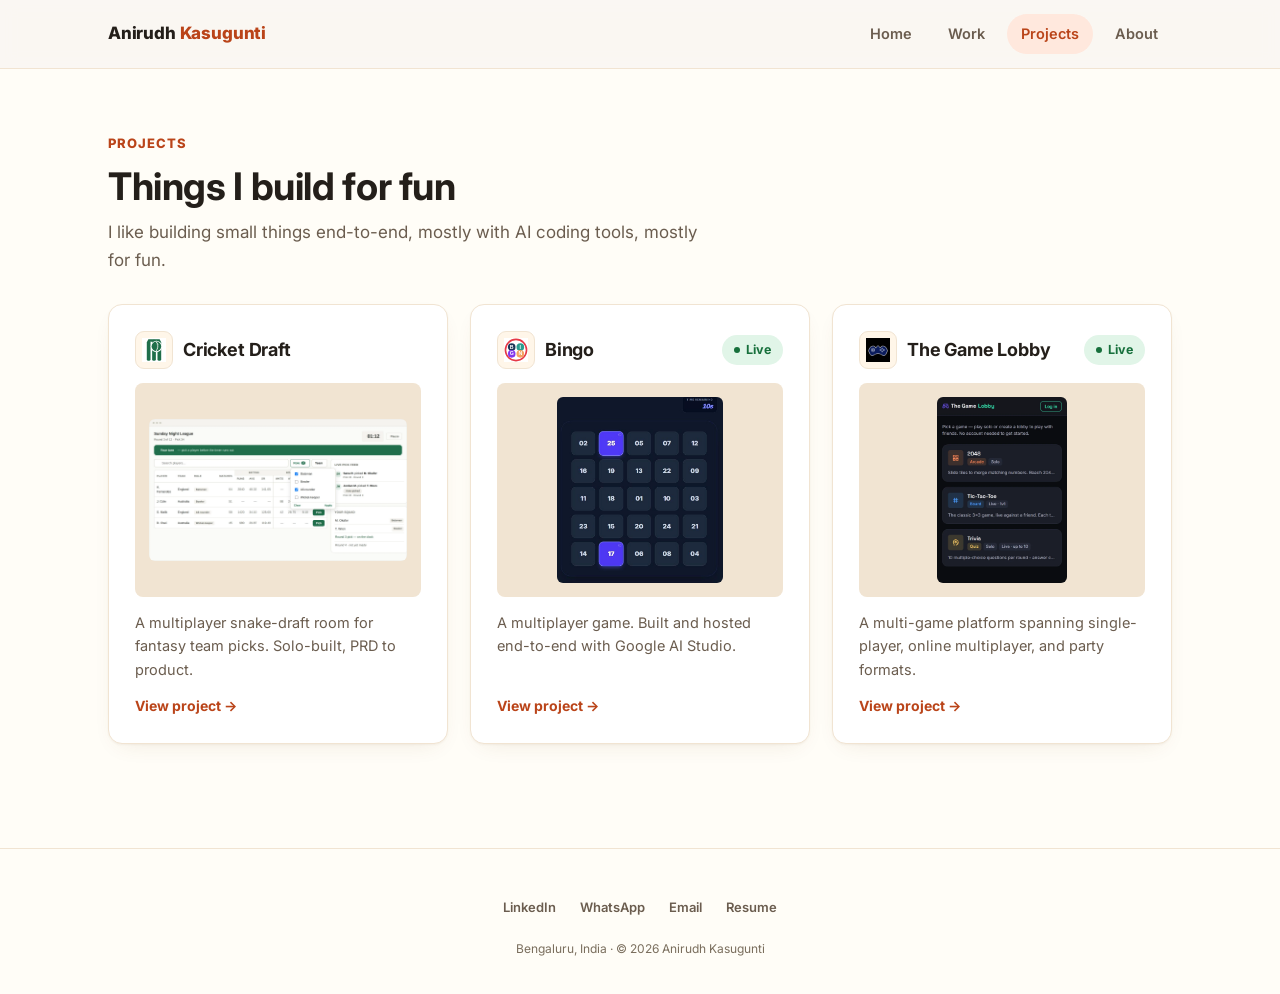
<file: site/projects.html>
<!DOCTYPE html>
<html lang="en">
<head>
<meta charset="UTF-8">
<meta name="viewport" content="width=device-width, initial-scale=1.0">
<title>Projects — Anirudh Kasugunti</title>
<meta name="description" content="Side projects by Anirudh Kasugunti — small apps built end-to-end, mostly with AI coding tools, mostly for fun.">
<link rel="preconnect" href="https://fonts.googleapis.com">
<link href="https://fonts.googleapis.com/css2?family=Inter:wght@400;500;600;700;800&display=swap" rel="stylesheet">
<link rel="stylesheet" href="assets/css/style.css">
<link rel="icon" href="assets/img/favicon/favicon.svg" type="image/svg+xml">
<link rel="icon" href="assets/img/favicon/favicon-32.png" sizes="32x32">
<link rel="apple-touch-icon" href="assets/img/favicon/apple-touch-icon.png">
<link rel="manifest" href="assets/img/favicon/site.webmanifest">
<meta name="theme-color" content="#FF6B4A">
<link rel="canonical" href="https://anirudhkasugunti.github.io/projects.html">
<meta property="og:type" content="website">
<meta property="og:site_name" content="Anirudh Kasugunti">
<meta property="og:title" content="Projects — Anirudh Kasugunti">
<meta property="og:description" content="Side projects by Anirudh Kasugunti — small apps built end-to-end, mostly with AI coding tools, mostly for fun.">
<meta property="og:url" content="https://anirudhkasugunti.github.io/projects.html">
<meta property="og:image" content="https://anirudhkasugunti.github.io/assets/img/og-default.jpg">
<meta property="og:image:width" content="1200">
<meta property="og:image:height" content="630">
<meta name="twitter:card" content="summary_large_image">
</head>
<body>

<nav class="site-nav">
  <div class="container">
    <a href="index.html" class="nav-logo">Anirudh <span>Kasugunti</span></a>
    <button class="nav-toggle" aria-label="Toggle navigation" aria-expanded="false">
      <span class="bar"></span><span class="bar"></span><span class="bar"></span>
    </button>
    <div class="nav-links">
      <a href="index.html">Home</a>
      <a href="work.html">Work</a>
      <a href="projects.html" class="active">Projects</a>
      <a href="about.html">About</a>
    </div>
  </div>
</nav>

<header class="section" style="padding-bottom: 10px;">
  <div class="container">
    <span class="section-eyebrow">Projects</span>
    <h1 class="section-title" style="font-size:38px;">Things I build for fun</h1>
    <p class="section-desc" style="font-size: 17px; max-width: 600px;">I like building small things end-to-end, mostly with AI coding tools, mostly for fun.</p>
  </div>
</header>

<section class="section" style="padding-top: 20px;">
  <div class="container">
    <div class="card-grid">

      <a href="cricket-draft.html" class="card">
        <div class="card-top-row">
          <div class="card-id">
            <span class="card-icon"><img src="assets/img/project-icons/cricket-draft-icon.svg" alt="" width="200" height="200" loading="lazy" decoding="async"></span>
            <h3>Cricket Draft</h3>
          </div>
        </div>
        <div class="card-thumb"><picture><source srcset="assets/img/cricket-draft/screenshot-04.webp" type="image/webp"><img src="assets/img/cricket-draft/screenshot-04.jpg" alt="Cricket Draft — live draft room" width="2152" height="1192" loading="lazy" decoding="async"></picture></div>
        <p>A multiplayer snake-draft room for fantasy team picks. Solo-built, PRD to product.</p>
        <span class="card-link">View project →</span>
      </a>

      <a href="bingo.html" class="card">
        <div class="card-top-row">
          <div class="card-id">
            <span class="card-icon"><img src="assets/img/project-icons/bingo-icon.svg" alt="" width="500" height="500" loading="lazy" decoding="async"></span>
            <h3>Bingo</h3>
          </div>
          <span class="badge badge-live">Live</span>
        </div>
        <div class="card-thumb"><img src="assets/img/bingo/screen-board.jpg" alt="Bingo — live gameplay board" width="650" height="734" loading="lazy" decoding="async"></div>
        <p>A multiplayer game. Built and hosted end-to-end with Google AI Studio.</p>
        <span class="card-link">View project →</span>
      </a>

      <a href="the-game-lobby.html" class="card">
        <div class="card-top-row">
          <div class="card-id">
            <span class="card-icon"><img src="assets/img/project-icons/game-lobby-icon.png" alt="" width="512" height="512" loading="lazy" decoding="async"></span>
            <h3>The Game Lobby</h3>
          </div>
          <span class="badge badge-live">Live</span>
        </div>
        <div class="card-thumb is-portrait"><picture><source srcset="assets/img/game-lobby/screenshot-01.webp" type="image/webp"><img src="assets/img/game-lobby/screenshot-01.jpg" alt="The Game Lobby — game catalog" width="780" height="1120" loading="lazy" decoding="async"></picture></div>
        <p>A multi-game platform spanning single-player, online multiplayer, and party formats.</p>
        <span class="card-link">View project →</span>
      </a>

    </div>
  </div>
</section>

<footer class="site-footer">
  <div class="container footer-row">
    <div class="footer-links">
      <a href="https://www.linkedin.com/in/anirudh-kasugunti-9b7a97155/" target="_blank" rel="noopener">LinkedIn</a>
      <a href="https://wa.me/919030330744" target="_blank" rel="noopener">WhatsApp</a>
      <a href="mailto:anirudh.kasugunti@gmail.com">Email</a>
      <a href="assets/docs/Anirudh_Kasugunti_Resume.pdf" target="_blank" rel="noopener">Resume</a>
    </div>
    <div class="footer-copyright">Bengaluru, India &middot; &copy; 2026 Anirudh Kasugunti</div>
  </div>
</footer>

<script src="assets/js/main.js"></script>
</body>
</html>
</file>
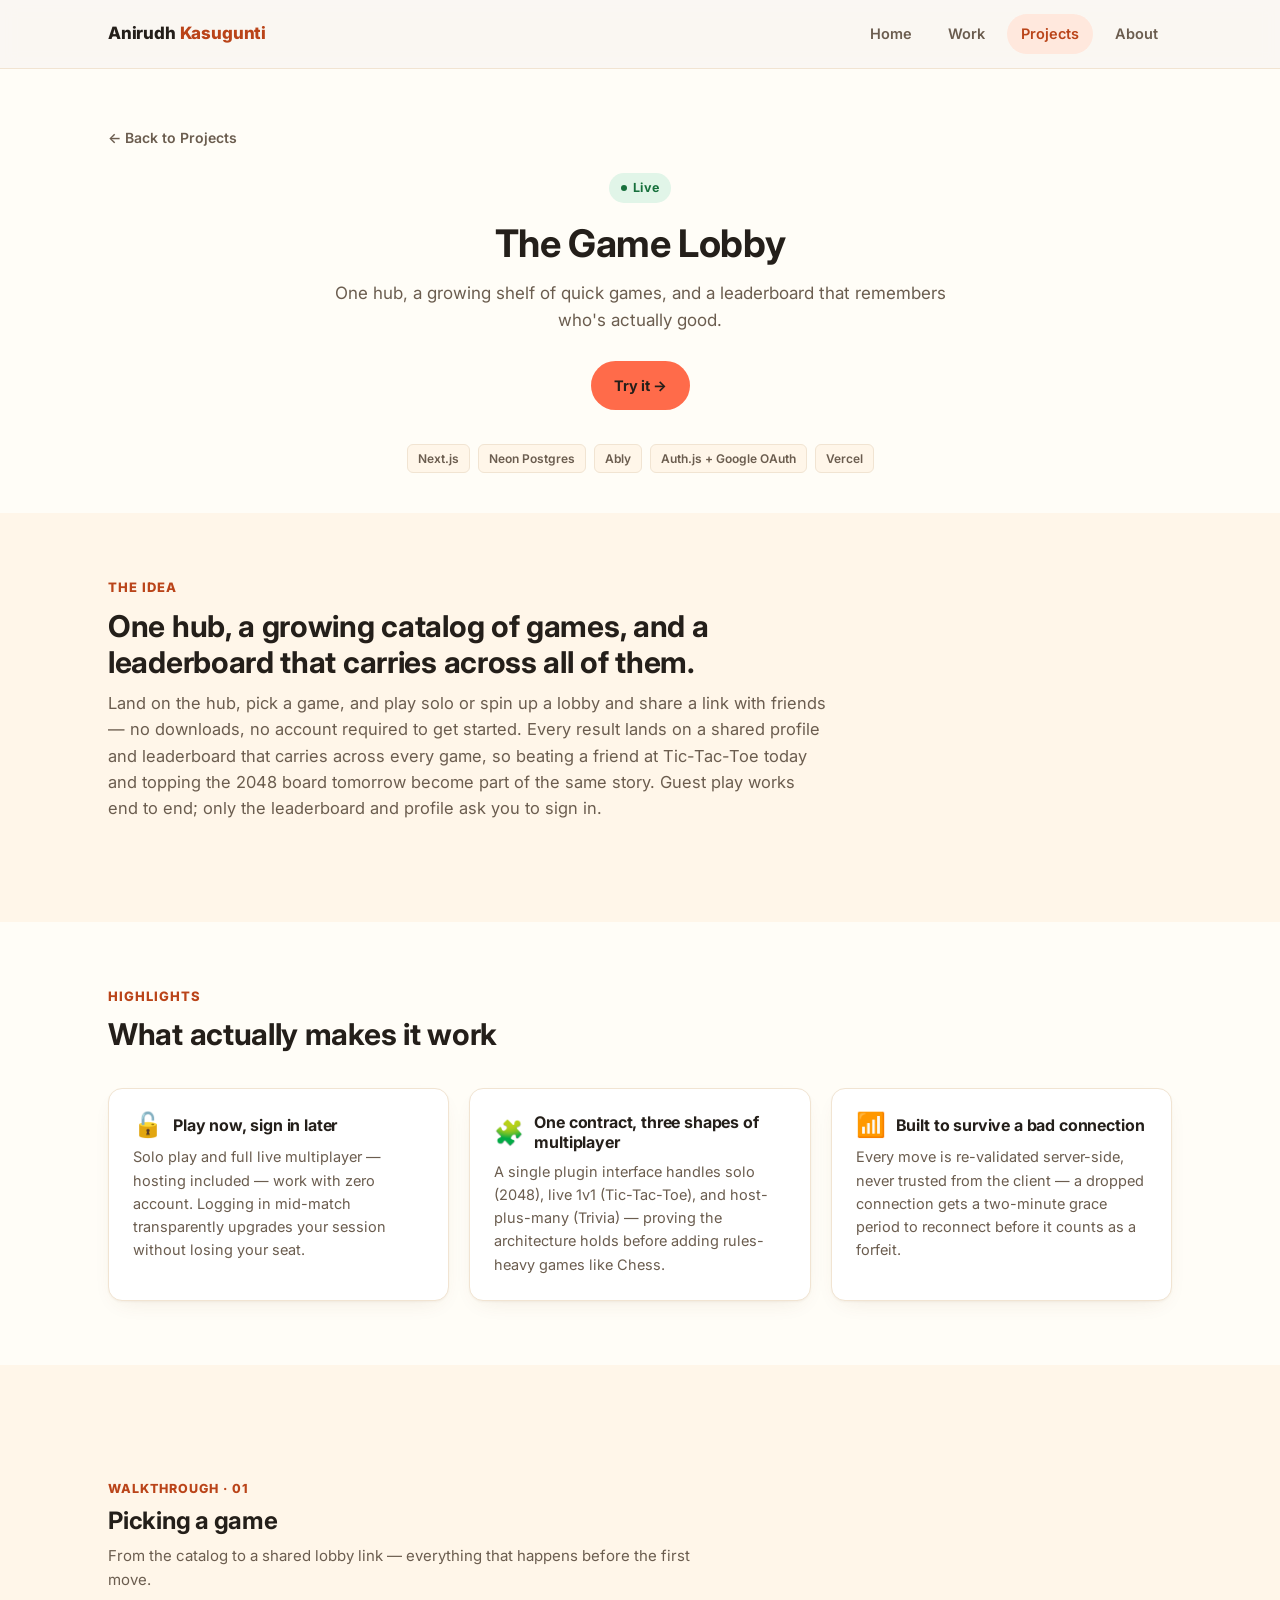
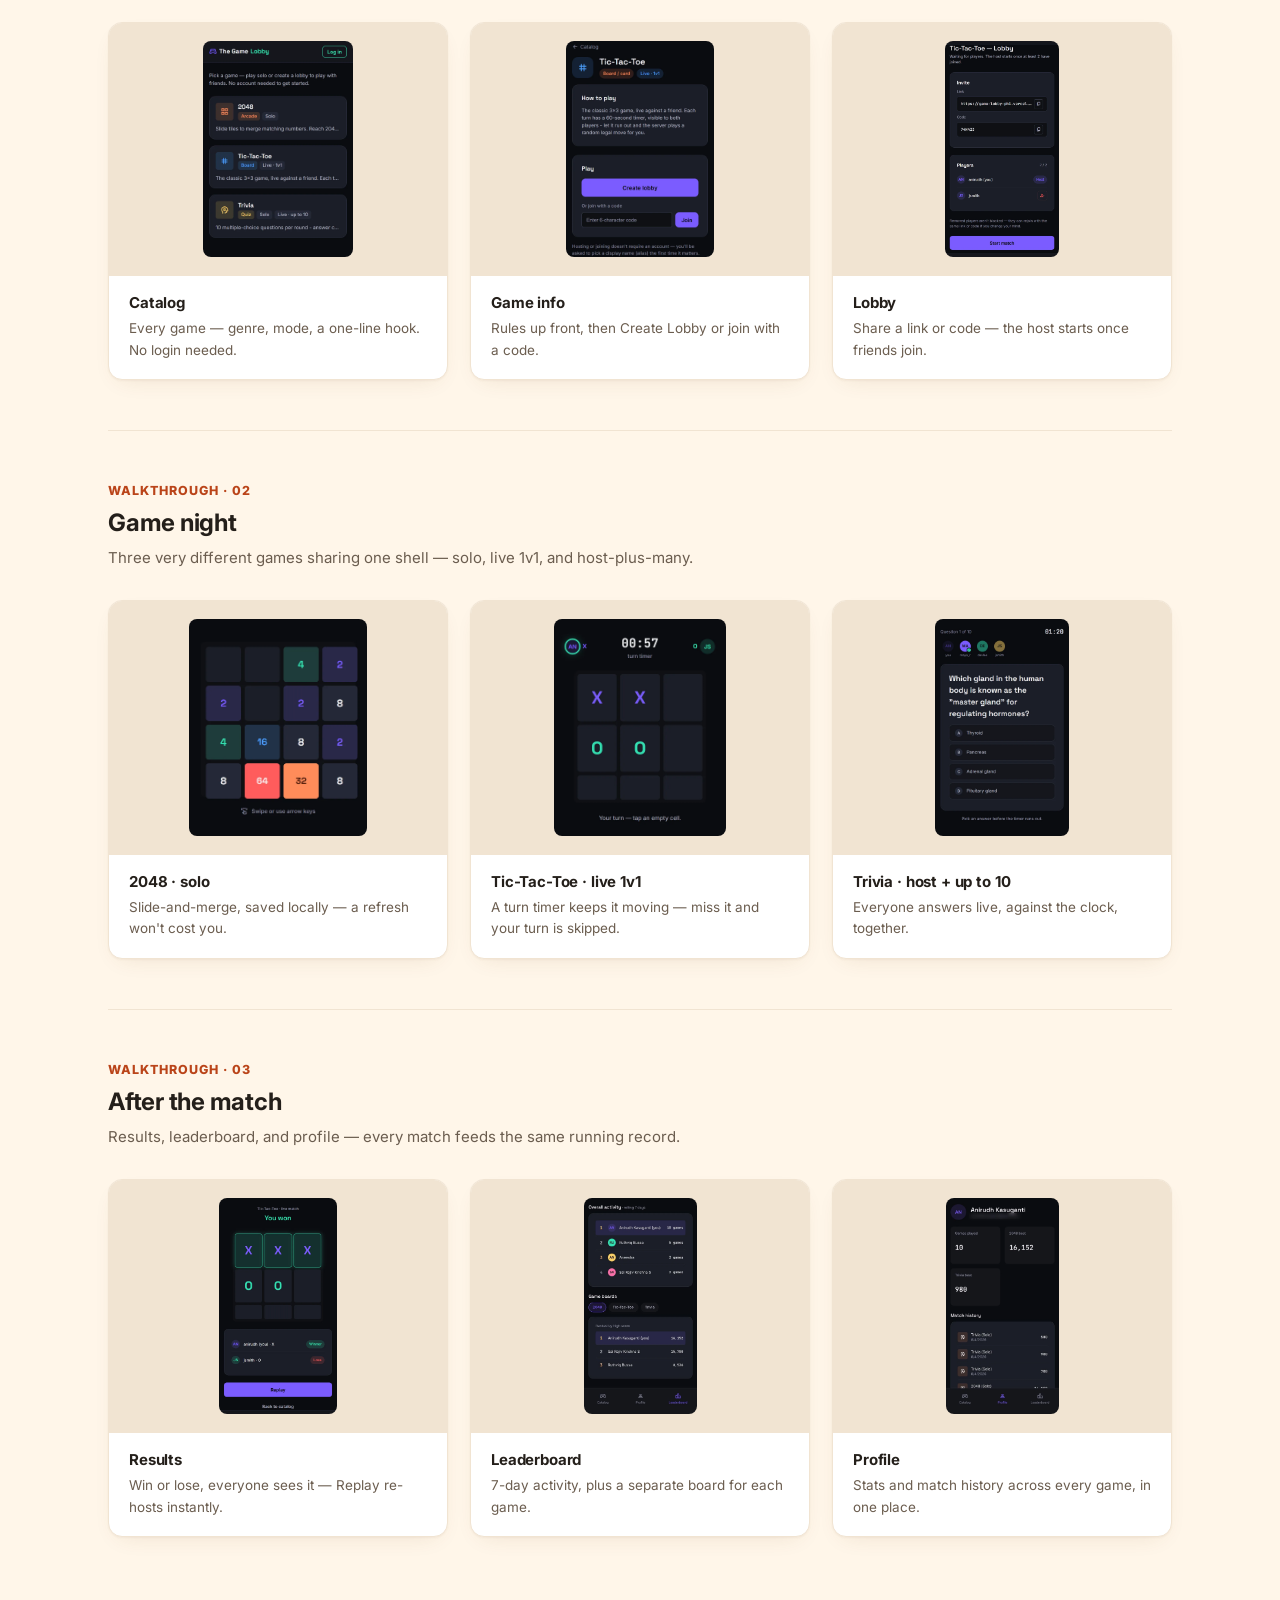
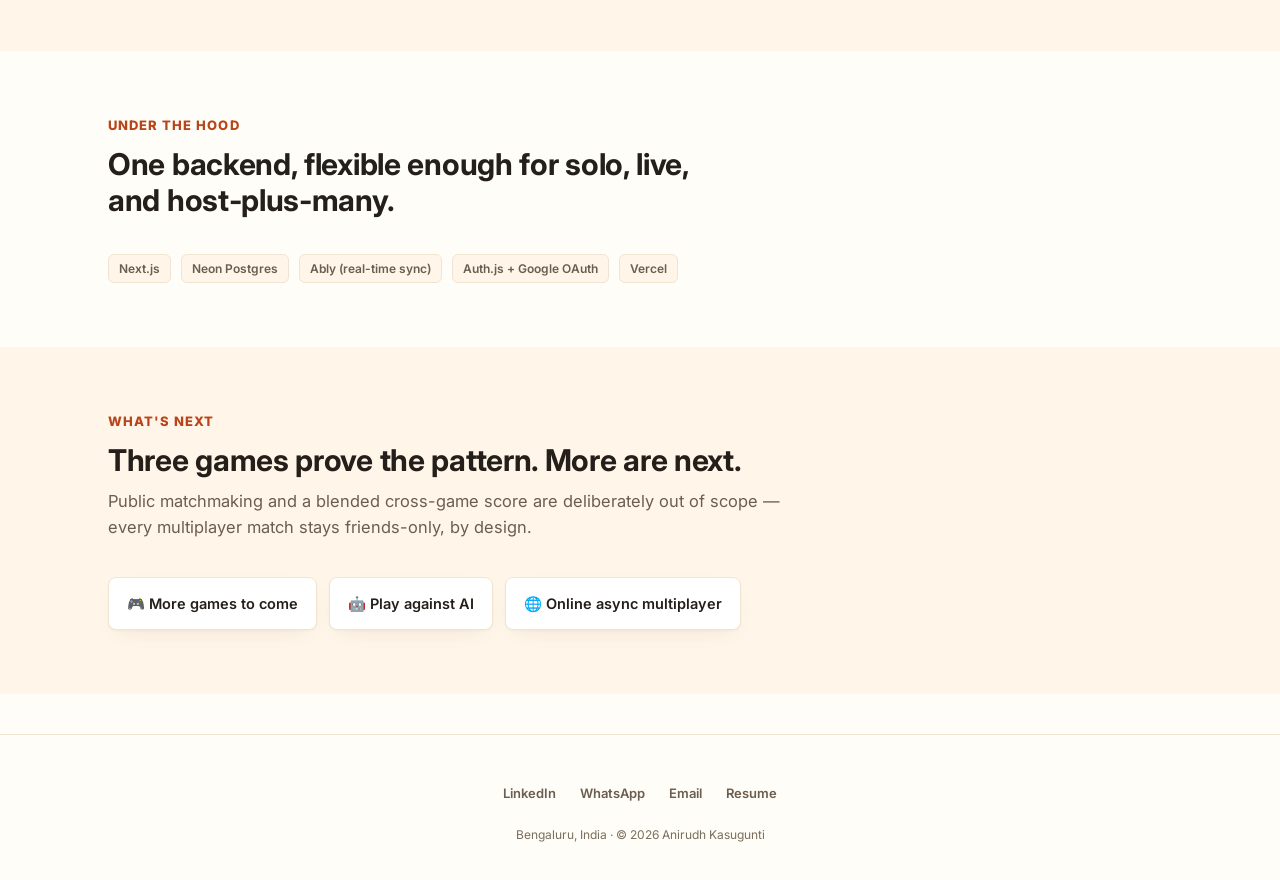
<file: site/the-game-lobby.html>
<!DOCTYPE html>
<html lang="en">
<head>
<meta charset="UTF-8">
<meta name="viewport" content="width=device-width, initial-scale=1.0">
<title>The Game Lobby — Anirudh Kasugunti</title>
<meta name="description" content="The Game Lobby — a browser-based multi-game hub with guest play, live multiplayer, and a leaderboard that carries across every game. Built end-to-end by Anirudh Kasugunti.">
<link rel="preconnect" href="https://fonts.googleapis.com">
<link href="https://fonts.googleapis.com/css2?family=Inter:wght@400;500;600;700;800&display=swap" rel="stylesheet">
<link rel="stylesheet" href="assets/css/style.css">
<link rel="icon" href="assets/img/favicon/favicon.svg" type="image/svg+xml">
<link rel="icon" href="assets/img/favicon/favicon-32.png" sizes="32x32">
<link rel="apple-touch-icon" href="assets/img/favicon/apple-touch-icon.png">
<link rel="manifest" href="assets/img/favicon/site.webmanifest">
<meta name="theme-color" content="#FF6B4A">
<link rel="canonical" href="https://anirudhkasugunti.github.io/the-game-lobby.html">
<meta property="og:type" content="website">
<meta property="og:site_name" content="Anirudh Kasugunti">
<meta property="og:title" content="The Game Lobby — Anirudh Kasugunti">
<meta property="og:description" content="The Game Lobby — a browser-based multi-game hub with guest play, live multiplayer, and a leaderboard that carries across every game. Built end-to-end by Anirudh Kasugunti.">
<meta property="og:url" content="https://anirudhkasugunti.github.io/the-game-lobby.html">
<meta property="og:image" content="https://anirudhkasugunti.github.io/assets/img/og-default.jpg">
<meta property="og:image:width" content="1200">
<meta property="og:image:height" content="630">
<meta name="twitter:card" content="summary_large_image">
</head>
<body>

<nav class="site-nav">
  <div class="container">
    <a href="index.html" class="nav-logo">Anirudh <span>Kasugunti</span></a>
    <button class="nav-toggle" aria-label="Toggle navigation" aria-expanded="false">
      <span class="bar"></span><span class="bar"></span><span class="bar"></span>
    </button>
    <div class="nav-links">
      <a href="index.html">Home</a>
      <a href="work.html">Work</a>
      <a href="projects.html" class="active">Projects</a>
      <a href="about.html">About</a>
    </div>
  </div>
</nav>

<!-- ============ PROJECT HERO ============ -->
<header class="project-hero">
  <div class="container">
    <div class="back-link-row"><a href="projects.html" class="back-link">← Back to Projects</a></div>
    <span class="badge badge-live">Live</span>
    <h1>The Game Lobby</h1>
    <p class="tagline">One hub, a growing shelf of quick games, and a leaderboard that remembers who's actually good.</p>
    <div class="hero-ctas">
      <a href="https://game-lobby-phi.vercel.app/" target="_blank" rel="noopener" class="btn btn-primary">Try it →</a>
    </div>
    <div class="project-meta-row">
      <span class="tag">Next.js</span>
      <span class="tag">Neon Postgres</span>
      <span class="tag">Ably</span>
      <span class="tag">Auth.js + Google OAuth</span>
      <span class="tag">Vercel</span>
    </div>
  </div>
</header>

<!-- ============ THE IDEA ============ -->
<section class="section section-alt">
  <div class="container">
    <div class="section-header" style="max-width: 720px;">
      <span class="section-eyebrow">The Idea</span>
      <h2 class="section-title">One hub, a growing catalog of games, and a leaderboard that carries across all of them.</h2>
      <p class="section-desc" style="font-size: 16.5px;">Land on the hub, pick a game, and play solo or spin up a lobby and share a link with friends — no downloads, no account required to get started. Every result lands on a shared profile and leaderboard that carries across every game, so beating a friend at Tic-Tac-Toe today and topping the 2048 board tomorrow become part of the same story. Guest play works end to end; only the leaderboard and profile ask you to sign in.</p>
    </div>
  </div>
</section>

<!-- ============ HIGHLIGHTS ============ -->
<section class="section">
  <div class="container">
    <div class="section-header">
      <span class="section-eyebrow">Highlights</span>
      <h2 class="section-title">What actually makes it work</h2>
    </div>
    <div class="feature-grid">
      <div class="feature-card">
        <div class="feature-card-head">
          <span class="feature-emoji">🔓</span>
          <h4>Play now, sign in later</h4>
        </div>
        <p>Solo play and full live multiplayer — hosting included — work with zero account. Logging in mid-match transparently upgrades your session without losing your seat.</p>
      </div>
      <div class="feature-card">
        <div class="feature-card-head">
          <span class="feature-emoji">🧩</span>
          <h4>One contract, three shapes of multiplayer</h4>
        </div>
        <p>A single plugin interface handles solo (2048), live 1v1 (Tic-Tac-Toe), and host-plus-many (Trivia) — proving the architecture holds before adding rules-heavy games like Chess.</p>
      </div>
      <div class="feature-card">
        <div class="feature-card-head">
          <span class="feature-emoji">📶</span>
          <h4>Built to survive a bad connection</h4>
        </div>
        <p>Every move is re-validated server-side, never trusted from the client — a dropped connection gets a two-minute grace period to reconnect before it counts as a forfeit.</p>
      </div>
    </div>
  </div>
</section>

<!-- ============ WALKTHROUGH 01 ============ -->
<section class="section section-alt">
  <div class="container">

    <div class="walkthrough-stage">
      <div class="walkthrough-head">
        <span class="wt-num">Walkthrough · 01</span>
        <h3>Picking a game</h3>
        <p>From the catalog to a shared lobby link — everything that happens before the first move.</p>
      </div>
      <div class="wt-steps">
        <div class="wt-step">
          <div class="wt-step-media is-portrait"><picture><source srcset="assets/img/game-lobby/screenshot-01.webp" type="image/webp"><img src="assets/img/game-lobby/screenshot-01.jpg" alt="Game catalog" width="780" height="1120" loading="lazy" decoding="async"></picture></div>
          <div class="wt-step-body">
            <h4>Catalog</h4>
            <p>Every game — genre, mode, a one-line hook. No login needed.</p>
          </div>
        </div>
        <div class="wt-step">
          <div class="wt-step-media is-portrait"><picture><source srcset="assets/img/game-lobby/screenshot-02.webp" type="image/webp"><img src="assets/img/game-lobby/screenshot-02.jpg" alt="Game info screen" width="780" height="1140" loading="lazy" decoding="async"></picture></div>
          <div class="wt-step-body">
            <h4>Game info</h4>
            <p>Rules up front, then Create Lobby or join with a code.</p>
          </div>
        </div>
        <div class="wt-step">
          <div class="wt-step-media is-portrait"><picture><source srcset="assets/img/game-lobby/screenshot-03.webp" type="image/webp"><img src="assets/img/game-lobby/screenshot-03.jpg" alt="Lobby screen with invite link and players" width="780" height="1470" loading="lazy" decoding="async"></picture></div>
          <div class="wt-step-body">
            <h4>Lobby</h4>
            <p>Share a link or code — the host starts once friends join.</p>
          </div>
        </div>
      </div>
    </div>

    <!-- ============ WALKTHROUGH 02 ============ -->
    <div class="walkthrough-stage">
      <div class="walkthrough-head">
        <span class="wt-num">Walkthrough · 02</span>
        <h3>Game night</h3>
        <p>Three very different games sharing one shell — solo, live 1v1, and host-plus-many.</p>
      </div>
      <div class="wt-steps">
        <div class="wt-step">
          <div class="wt-step-media is-portrait"><picture><source srcset="assets/img/game-lobby/screenshot-04.webp" type="image/webp"><img src="assets/img/game-lobby/screenshot-04.jpg" alt="2048 solo gameplay" width="780" height="950" loading="lazy" decoding="async"></picture></div>
          <div class="wt-step-body">
            <h4>2048 · solo</h4>
            <p>Slide-and-merge, saved locally — a refresh won't cost you.</p>
          </div>
        </div>
        <div class="wt-step">
          <div class="wt-step-media is-portrait"><picture><source srcset="assets/img/game-lobby/screenshot-05.webp" type="image/webp"><img src="assets/img/game-lobby/screenshot-05.jpg" alt="Tic-Tac-Toe live 1v1 gameplay" width="780" height="980" loading="lazy" decoding="async"></picture></div>
          <div class="wt-step-body">
            <h4>Tic-Tac-Toe · live 1v1</h4>
            <p>A turn timer keeps it moving — miss it and your turn is skipped.</p>
          </div>
        </div>
        <div class="wt-step">
          <div class="wt-step-media is-portrait"><picture><source srcset="assets/img/game-lobby/screenshot-06.webp" type="image/webp"><img src="assets/img/game-lobby/screenshot-06.jpg" alt="Trivia gameplay with multiple players" width="780" height="1260" loading="lazy" decoding="async"></picture></div>
          <div class="wt-step-body">
            <h4>Trivia · host + up to 10</h4>
            <p>Everyone answers live, against the clock, together.</p>
          </div>
        </div>
      </div>
    </div>

    <!-- ============ WALKTHROUGH 03 ============ -->
    <div class="walkthrough-stage">
      <div class="walkthrough-head">
        <span class="wt-num">Walkthrough · 03</span>
        <h3>After the match</h3>
        <p>Results, leaderboard, and profile — every match feeds the same running record.</p>
      </div>
      <div class="wt-steps">
        <div class="wt-step">
          <div class="wt-step-media is-portrait"><picture><source srcset="assets/img/game-lobby/screenshot-07.webp" type="image/webp"><img src="assets/img/game-lobby/screenshot-07.jpg" alt="Match results screen" width="780" height="1440" loading="lazy" decoding="async"></picture></div>
          <div class="wt-step-body">
            <h4>Results</h4>
            <p>Win or lose, everyone sees it — Replay re-hosts instantly.</p>
          </div>
        </div>
        <div class="wt-step">
          <div class="wt-step-media is-portrait"><picture><source srcset="assets/img/game-lobby/screenshot-08.webp" type="image/webp"><img src="assets/img/game-lobby/screenshot-08.jpg" alt="Leaderboard screen" width="736" height="1410" loading="lazy" decoding="async"></picture></div>
          <div class="wt-step-body">
            <h4>Leaderboard</h4>
            <p>7-day activity, plus a separate board for each game.</p>
          </div>
        </div>
        <div class="wt-step">
          <div class="wt-step-media is-portrait"><picture><source srcset="assets/img/game-lobby/screenshot-09.webp" type="image/webp"><img src="assets/img/game-lobby/screenshot-09.jpg" alt="Player profile screen" width="736" height="1410" loading="lazy" decoding="async"></picture></div>
          <div class="wt-step-body">
            <h4>Profile</h4>
            <p>Stats and match history across every game, in one place.</p>
          </div>
        </div>
      </div>
    </div>

  </div>
</section>

<!-- ============ UNDER THE HOOD ============ -->
<section class="section">
  <div class="container">
    <div class="section-header">
      <span class="section-eyebrow">Under the Hood</span>
      <h2 class="section-title">One backend, flexible enough for solo, live, and host-plus-many.</h2>
    </div>
    <div class="stack-row">
      <span class="tag">Next.js</span>
      <span class="tag">Neon Postgres</span>
      <span class="tag">Ably (real-time sync)</span>
      <span class="tag">Auth.js + Google OAuth</span>
      <span class="tag">Vercel</span>
    </div>
  </div>
</section>

<!-- ============ WHAT'S NEXT ============ -->
<section class="section section-alt">
  <div class="container">
    <div class="section-header" style="max-width: 720px;">
      <span class="section-eyebrow">What's Next</span>
      <h2 class="section-title">Three games prove the pattern. More are next.</h2>
      <p class="section-desc" style="font-size: 16.5px;">Public matchmaking and a blended cross-game score are deliberately out of scope — every multiplayer match stays friends-only, by design.</p>
    </div>
    <div class="roadmap-row">
      <span class="roadmap-chip">🎮 More games to come</span>
      <span class="roadmap-chip">🤖 Play against AI</span>
      <span class="roadmap-chip">🌐 Online async multiplayer</span>
    </div>
  </div>
</section>

<footer class="site-footer">
  <div class="container footer-row">
    <div class="footer-links">
      <a href="https://www.linkedin.com/in/anirudh-kasugunti-9b7a97155/" target="_blank" rel="noopener">LinkedIn</a>
      <a href="https://wa.me/919030330744" target="_blank" rel="noopener">WhatsApp</a>
      <a href="mailto:anirudh.kasugunti@gmail.com">Email</a>
      <a href="assets/docs/Anirudh_Kasugunti_Resume.pdf" target="_blank" rel="noopener">Resume</a>
    </div>
    <div class="footer-copyright">Bengaluru, India &middot; &copy; 2026 Anirudh Kasugunti</div>
  </div>
</footer>

<script src="assets/js/main.js"></script>
</body>
</html>
</file>
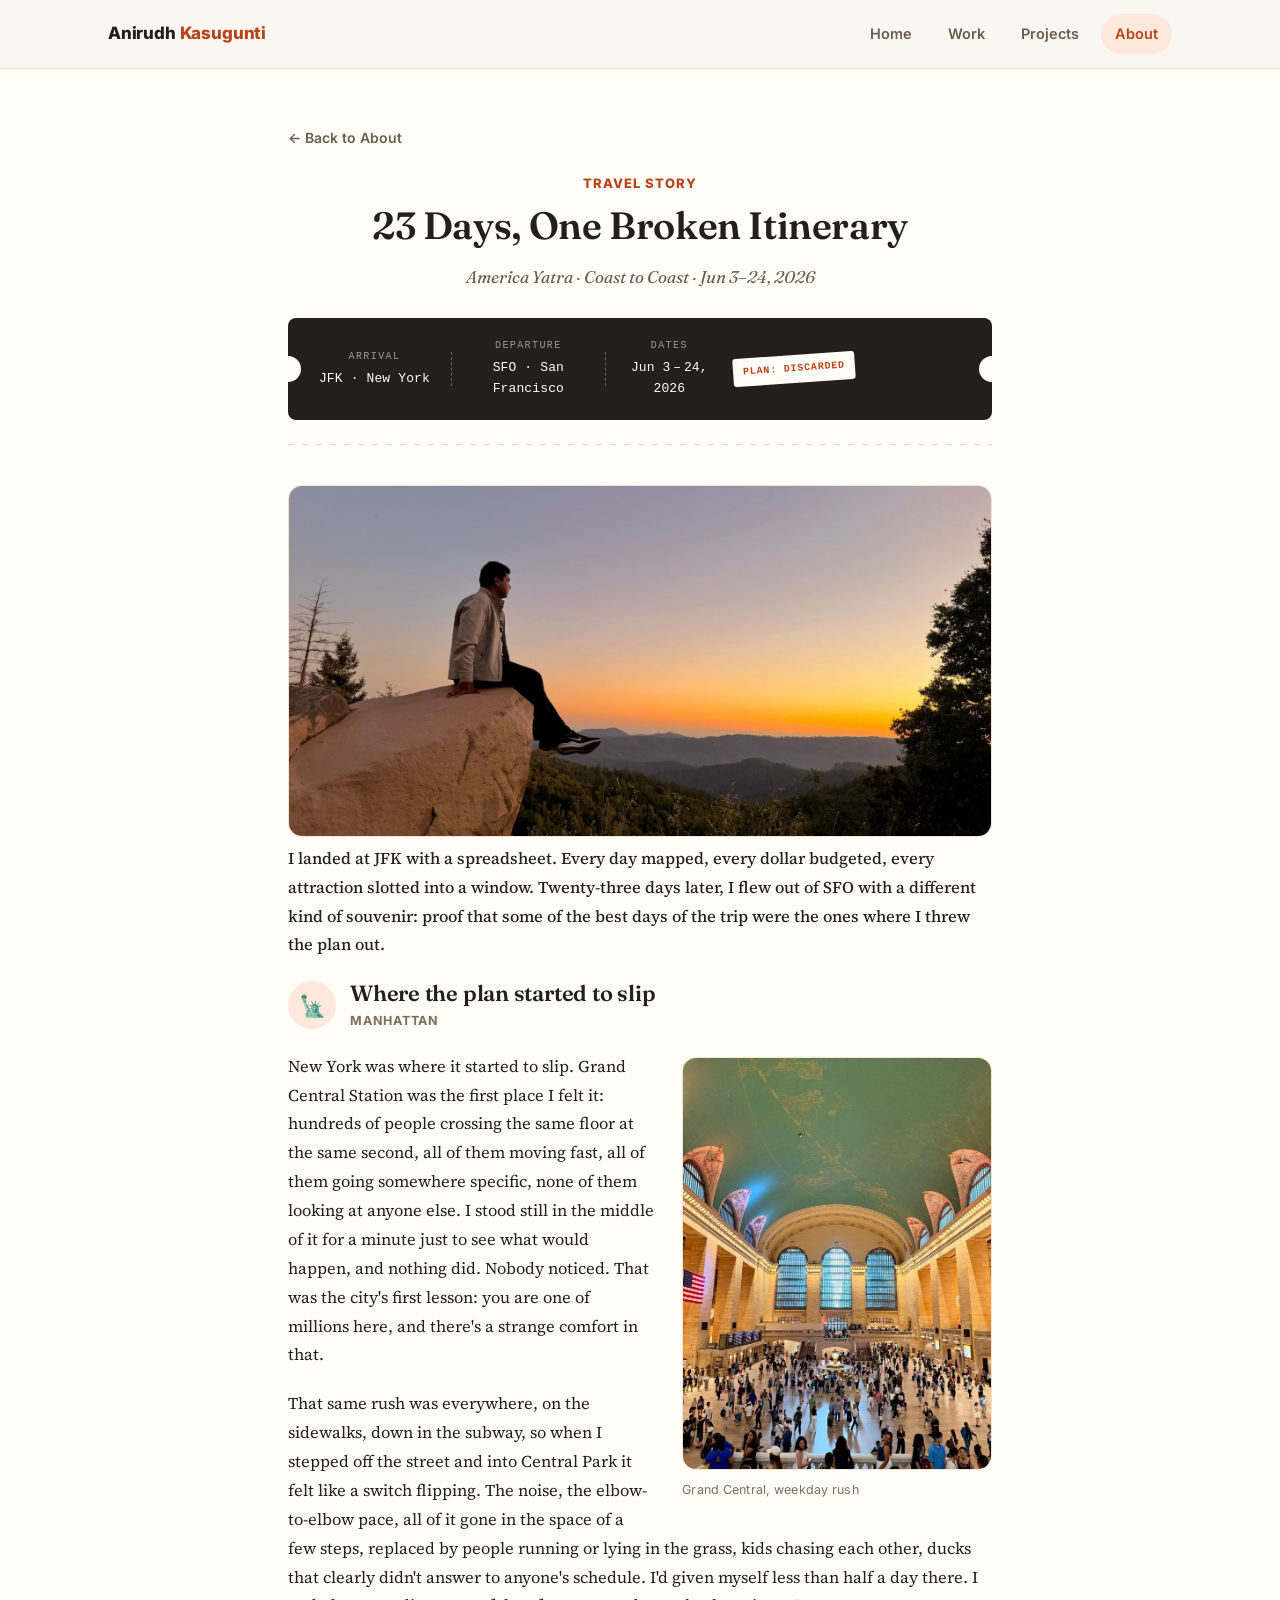
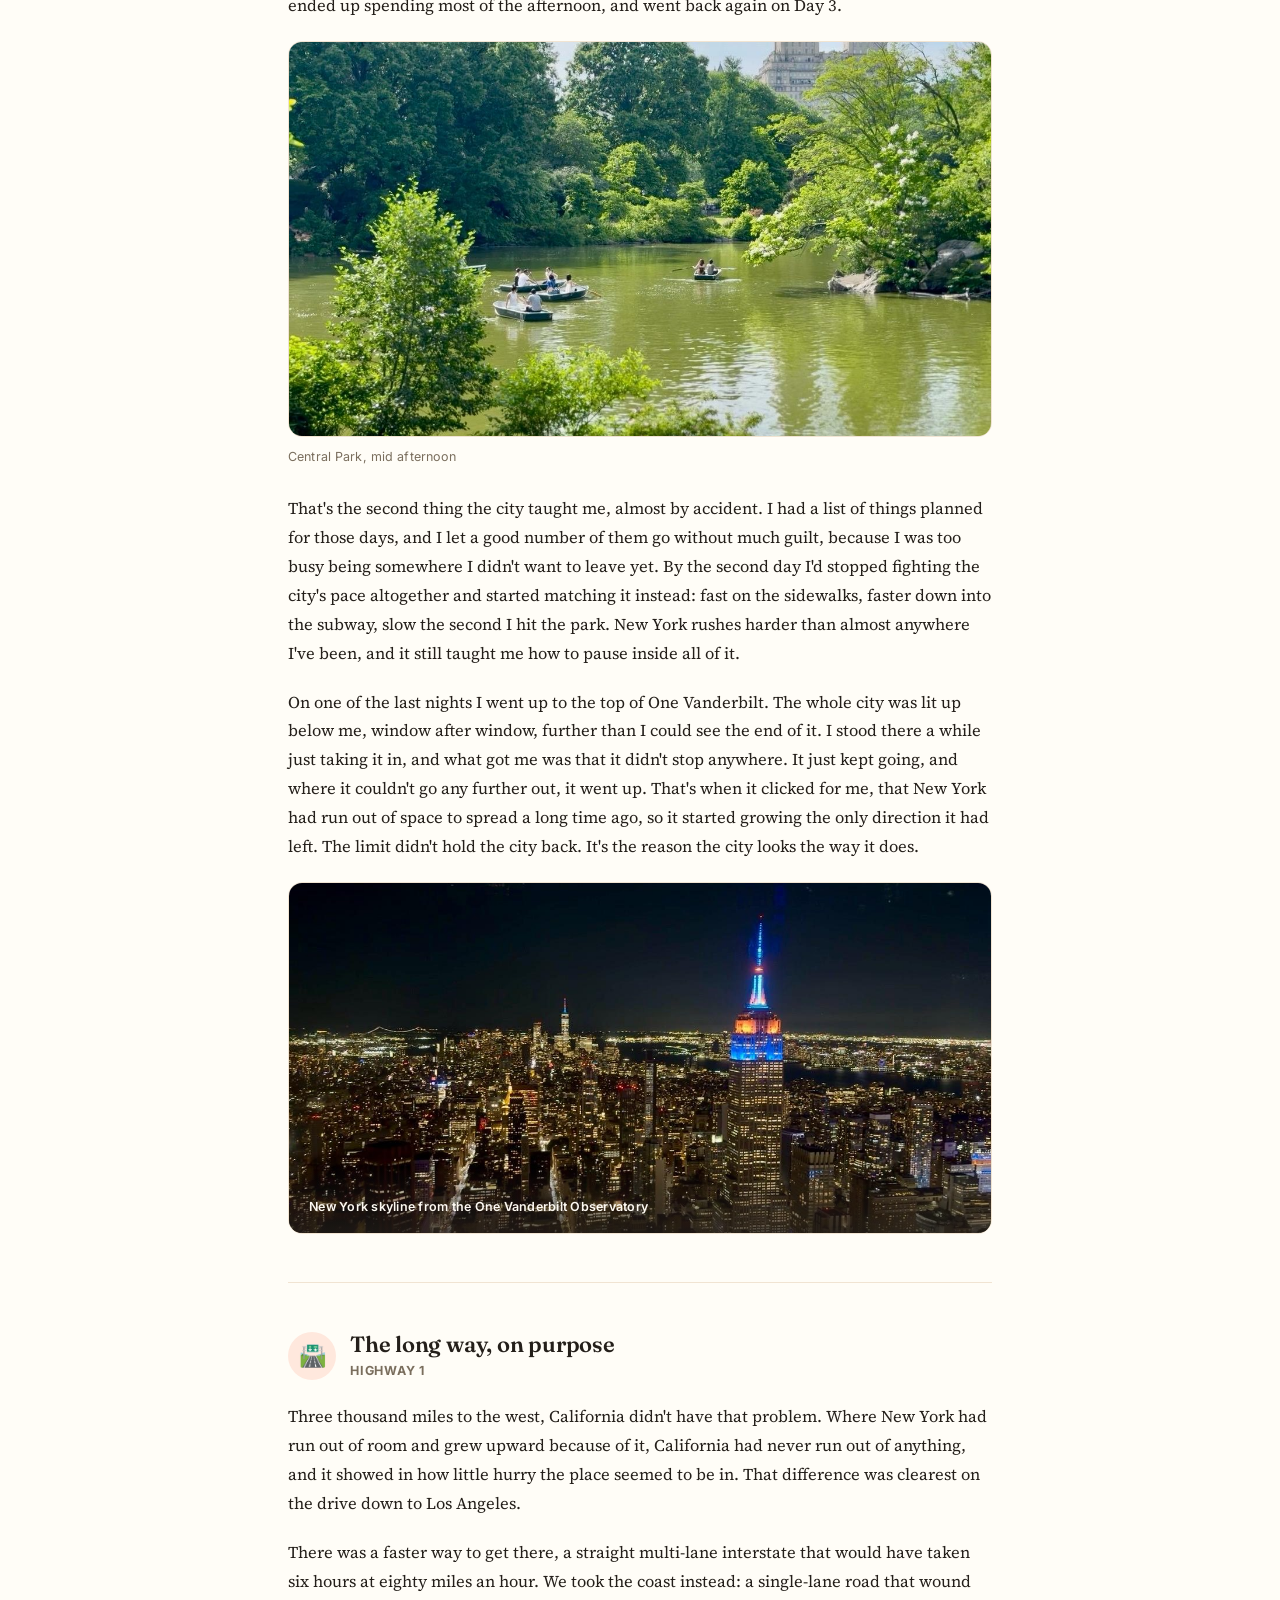
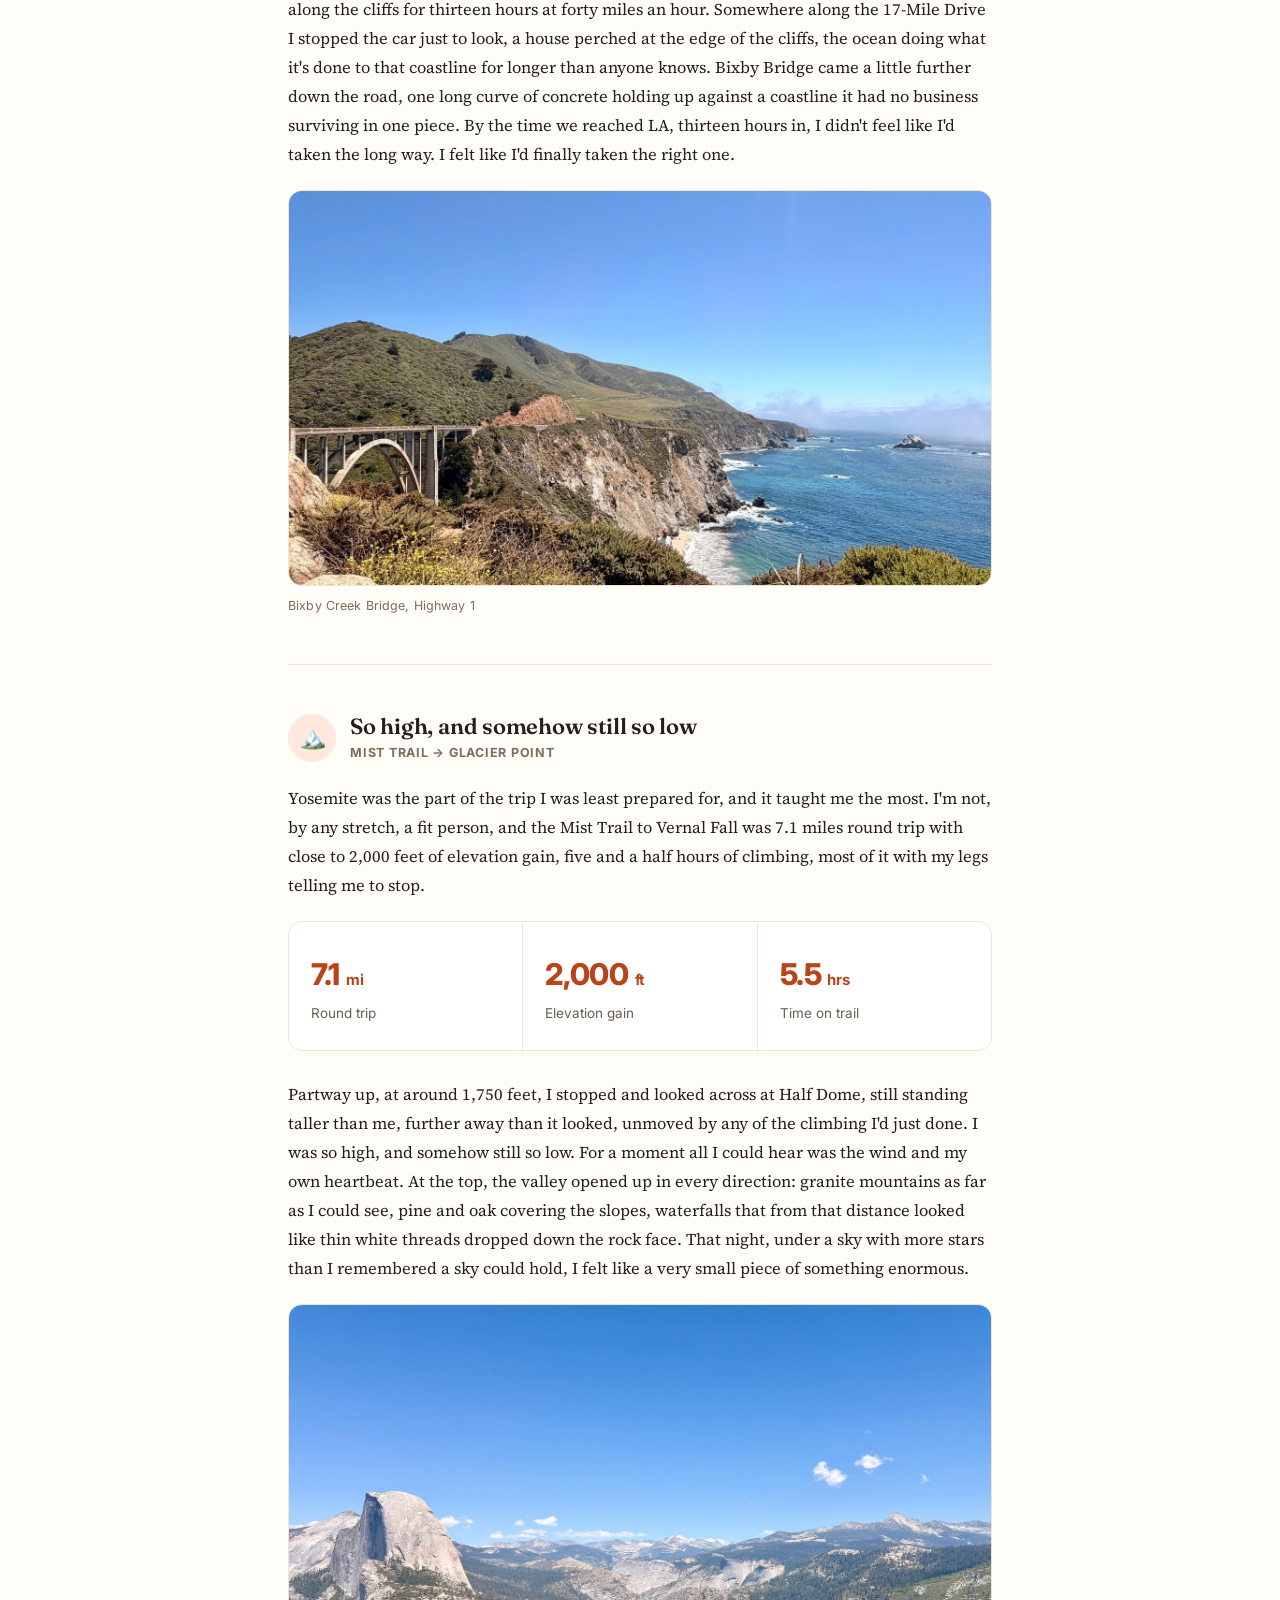
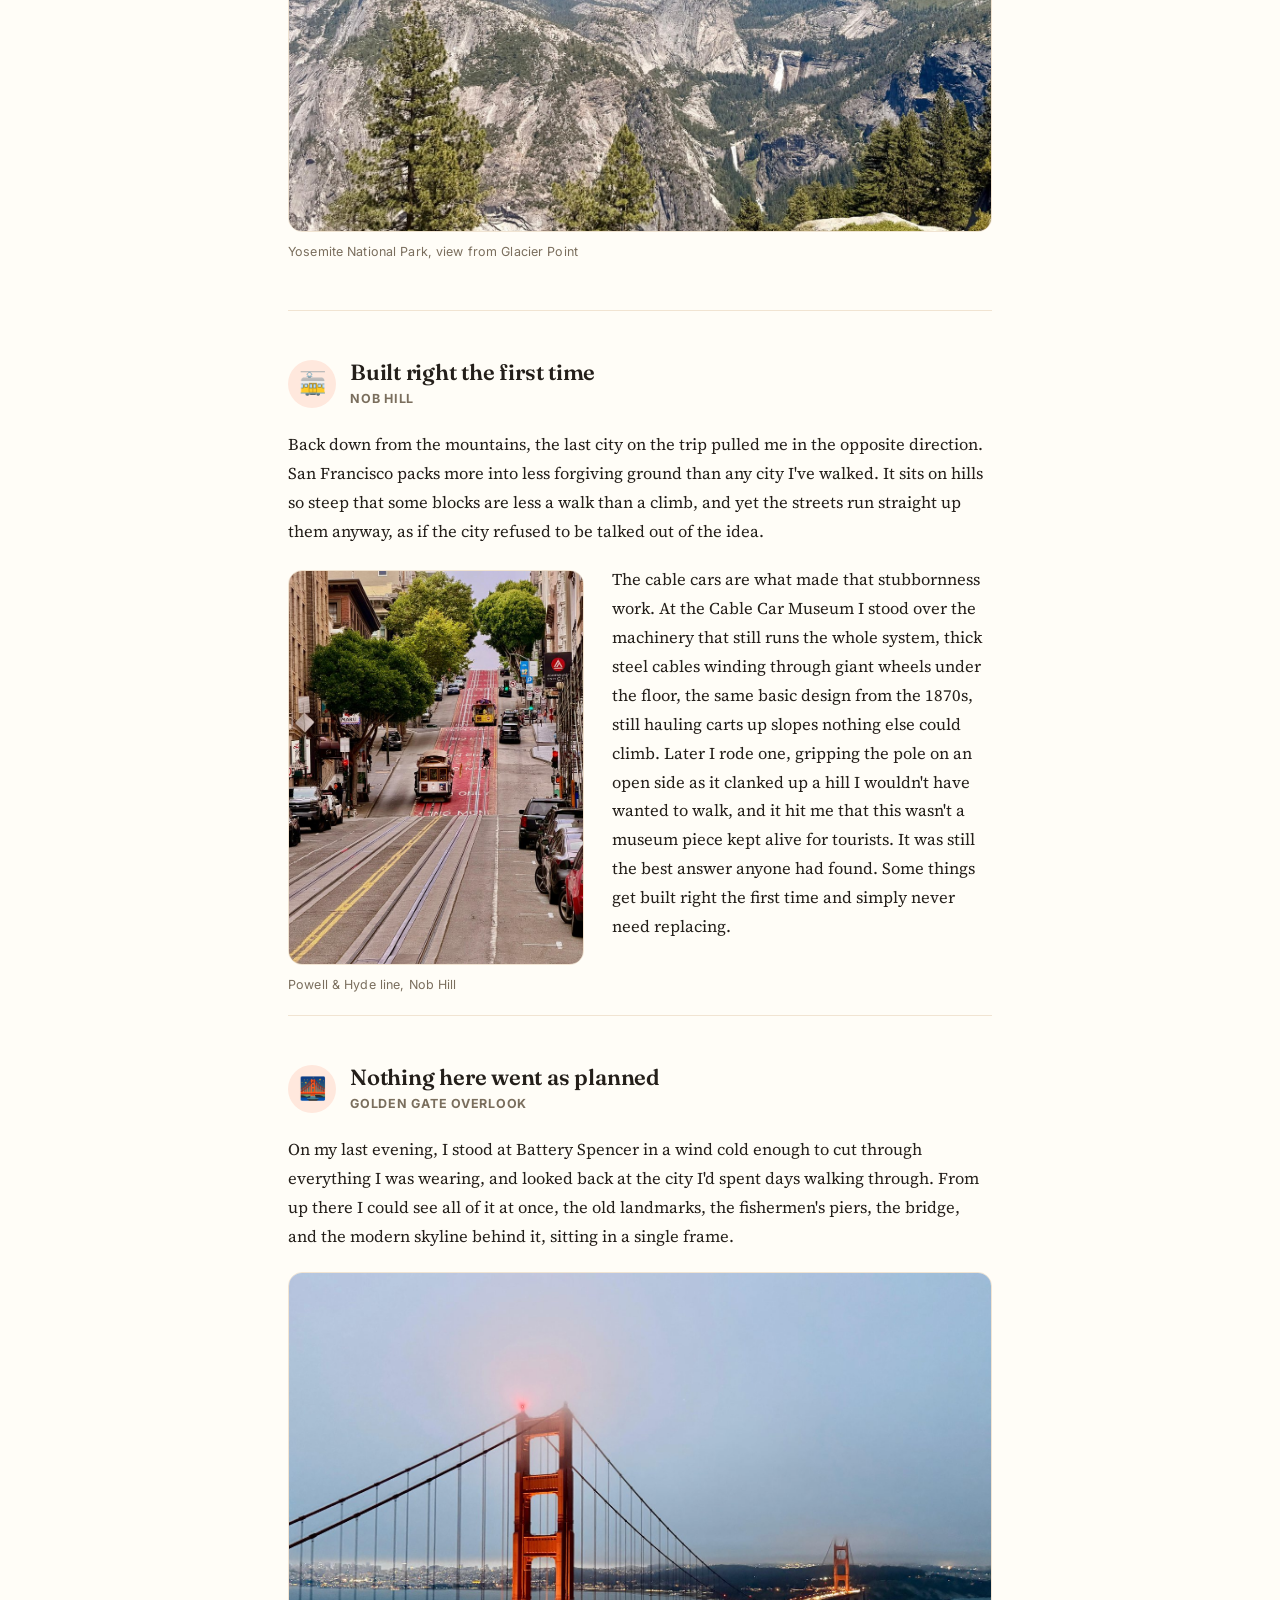
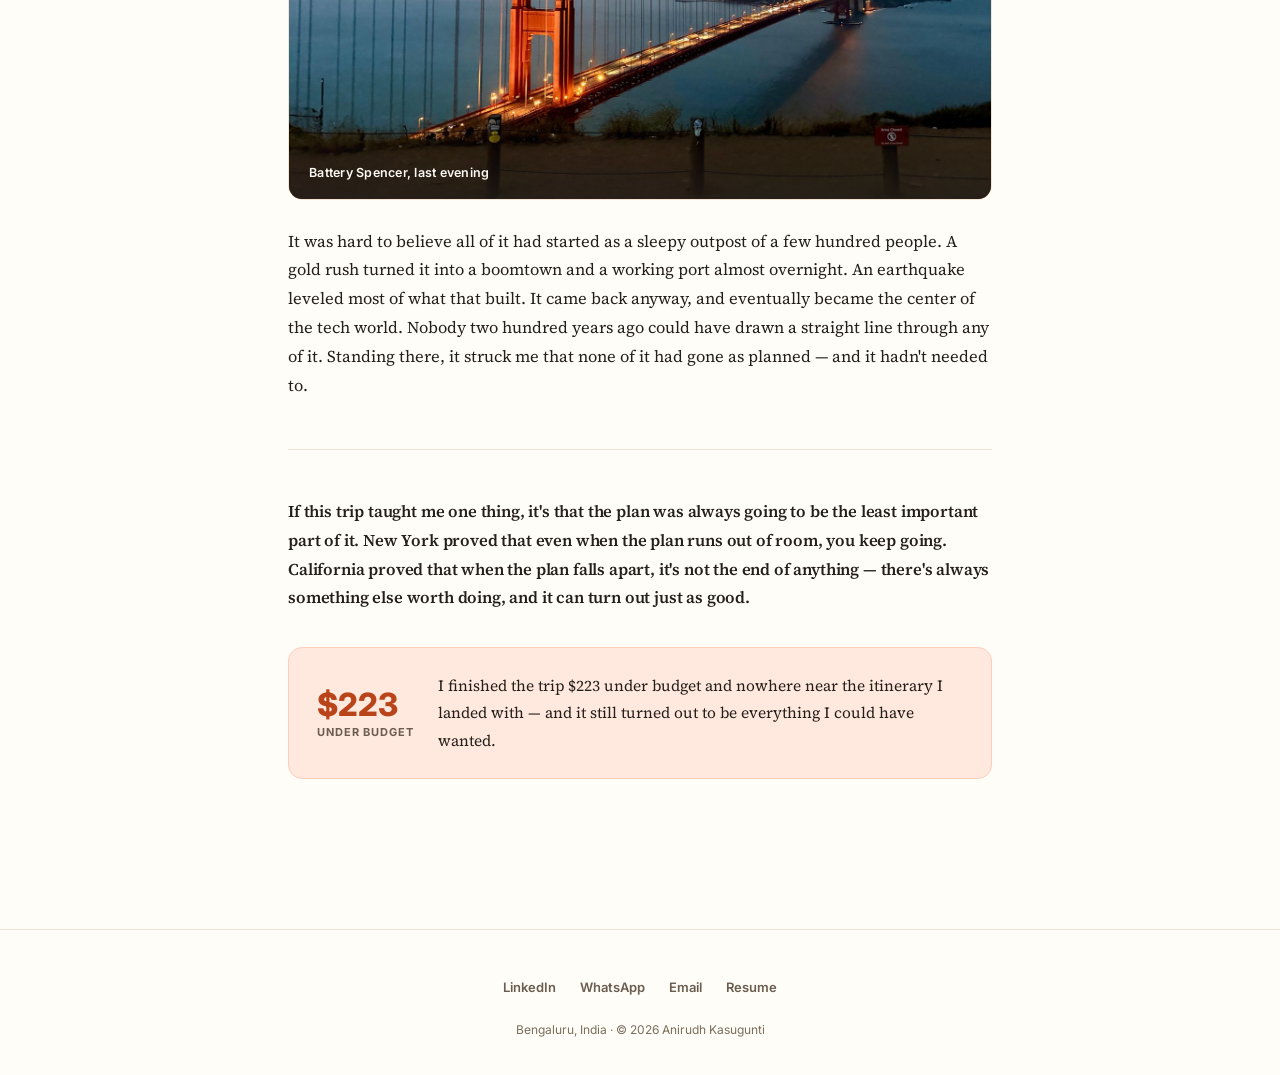
<file: site/travel-story.html>
<!DOCTYPE html>
<html lang="en">
<head>
<meta charset="UTF-8">
<meta name="viewport" content="width=device-width, initial-scale=1.0">
<title>23 Days, One Broken Itinerary — Anirudh Kasugunti</title>
<meta name="description" content="I landed at JFK with every day mapped and every dollar budgeted. Twenty-three days, five cities, and one brutal mountain trail later, I flew out of SFO having learned what the spreadsheet never could — that the best parts of this trip were the ones I never planned for.">
<meta property="og:title" content="23 Days, One Broken Itinerary">
<meta property="og:description" content="I landed at JFK with every day mapped and every dollar budgeted. Twenty-three days, five cities, and one brutal mountain trail later, I flew out of SFO having learned what the spreadsheet never could — that the best parts of this trip were the ones I never planned for.">
<link rel="preconnect" href="https://fonts.googleapis.com">
<link rel="preconnect" href="https://fonts.gstatic.com" crossorigin>
<link href="https://fonts.googleapis.com/css2?family=Inter:wght@400;500;600;700;800&family=Fraunces:opsz,wght@9..144,400;9..144,500;9..144,600;9..144,700&family=Fraunces:ital,opsz,wght@1,9..144,400&family=Source+Serif+4:opsz,wght@8..60,400;8..60,500;8..60,600&display=swap" rel="stylesheet">
<link rel="stylesheet" href="assets/css/style.css">
<link rel="icon" href="assets/img/favicon/favicon.svg" type="image/svg+xml">
<link rel="icon" href="assets/img/favicon/favicon-32.png" sizes="32x32">
<link rel="apple-touch-icon" href="assets/img/favicon/apple-touch-icon.png">
<link rel="manifest" href="assets/img/favicon/site.webmanifest">
<meta name="theme-color" content="#FF6B4A">
<link rel="canonical" href="https://anirudhkasugunti.github.io/travel-story.html">
<meta property="og:type" content="article">
<meta property="og:site_name" content="Anirudh Kasugunti">
<meta property="og:url" content="https://anirudhkasugunti.github.io/travel-story.html">
<meta property="og:image" content="https://anirudhkasugunti.github.io/assets/img/og-travel.jpg">
<meta property="og:image:width" content="1200">
<meta property="og:image:height" content="630">
<meta name="twitter:card" content="summary_large_image">
</head>
<body class="story-page">

<nav class="site-nav">
  <div class="container">
    <a href="index.html" class="nav-logo">Anirudh <span>Kasugunti</span></a>
    <button class="nav-toggle" aria-label="Toggle navigation" aria-expanded="false">
      <span class="bar"></span><span class="bar"></span><span class="bar"></span>
    </button>
    <div class="nav-links">
      <a href="index.html">Home</a>
      <a href="work.html">Work</a>
      <a href="projects.html">Projects</a>
      <a href="about.html" class="active">About</a>
    </div>
  </div>
</nav>

<!-- ============ ARTICLE HERO ============ -->
<header class="project-hero article-page-hero">
  <div class="container">
    <div class="back-link-row"><a href="about.html" class="back-link">← Back to About</a></div>
    <span class="section-eyebrow">Travel Story</span>
    <h1>23 Days, One Broken Itinerary</h1>
    <p class="tagline">America Yatra · Coast to Coast · Jun 3–24, 2026</p>

    <div class="ticket">
      <div class="ticket-field">
        <span class="label">Arrival</span>
        <span class="value">JFK · New York</span>
      </div>
      <div class="ticket-divider"></div>
      <div class="ticket-field">
        <span class="label">Departure</span>
        <span class="value">SFO · San Francisco</span>
      </div>
      <div class="ticket-divider"></div>
      <div class="ticket-field">
        <span class="label">Dates</span>
        <span class="value">Jun 3&thinsp;–&thinsp;24, 2026</span>
      </div>
      <div class="ticket-stamp">Plan: Discarded</div>
    </div>
    <div class="ticket-perf"></div>
  </div>
</header>

<!-- ============ HERO IMAGE ============ -->
<div class="article-hero-img-wrap">
  <div class="article-img" style="aspect-ratio: 16/8;">
    <img src="assets/img/travel/hero.jpg" alt="Sitting on a rock at the edge of a ridge, watching the sun set over layered hills" width="1600" height="800" fetchpriority="high" decoding="async">
  </div>
</div>

<article class="story-article">
  <div class="article-col">

    <p class="article-lede">I landed at JFK with a spreadsheet. Every day mapped, every dollar budgeted, every attraction slotted into a window. Twenty-three days later, I flew out of SFO with a different kind of souvenir: proof that some of the best days of the trip were the ones where I threw the plan out.</p>

    <!-- ============ NEW YORK ============ -->
    <section class="waypoint" id="new-york">
      <div class="waypoint-head">
        <span class="waypoint-icon">🗽</span>
        <div>
          <h2>Where the plan started to slip</h2>
          <div class="waypoint-meta">Manhattan</div>
        </div>
      </div>

      <figure class="article-figure figure-float-right">
        <div class="article-img" style="aspect-ratio: 3/4;">
          <img src="assets/img/travel/grand-central.jpg" alt="The main concourse of Grand Central Terminal, crowded with commuters under the painted constellation ceiling" width="700" height="933" loading="lazy" decoding="async">
        </div>
        <figcaption>Grand Central, weekday rush</figcaption>
      </figure>

      <p>New York was where it started to slip. Grand Central Station was the first place I felt it: hundreds of people crossing the same floor at the same second, all of them moving fast, all of them going somewhere specific, none of them looking at anyone else. I stood still in the middle of it for a minute just to see what would happen, and nothing did. Nobody noticed. That was the city's first lesson: you are one of millions here, and there's a strange comfort in that.</p>

      <p>That same rush was everywhere, on the sidewalks, down in the subway, so when I stepped off the street and into Central Park it felt like a switch flipping. The noise, the elbow-to-elbow pace, all of it gone in the space of a few steps, replaced by people running or lying in the grass, kids chasing each other, ducks that clearly didn't answer to anyone's schedule. I'd given myself less than half a day there. I ended up spending most of the afternoon, and went back again on Day 3.</p>

      <figure class="article-figure">
        <div class="article-img" style="aspect-ratio: 16/9;">
          <img src="assets/img/travel/central-park.jpg" alt="Rowboats drifting on the lake in Central Park, surrounded by summer greenery" width="1202" height="676" loading="lazy" decoding="async">
        </div>
        <figcaption>Central Park, mid afternoon</figcaption>
      </figure>

      <p>That's the second thing the city taught me, almost by accident. I had a list of things planned for those days, and I let a good number of them go without much guilt, because I was too busy being somewhere I didn't want to leave yet. By the second day I'd stopped fighting the city's pace altogether and started matching it instead: fast on the sidewalks, faster down into the subway, slow the second I hit the park. New York rushes harder than almost anywhere I've been, and it still taught me how to pause inside all of it.</p>

      <p>On one of the last nights I went up to the top of One Vanderbilt. The whole city was lit up below me, window after window, further than I could see the end of it. I stood there a while just taking it in, and what got me was that it didn't stop anywhere. It just kept going, and where it couldn't go any further out, it went up. That's when it clicked for me, that New York had run out of space to spread a long time ago, so it started growing the only direction it had left. The limit didn't hold the city back. It's the reason the city looks the way it does.</p>

      <figure class="article-figure">
        <div class="article-img" style="aspect-ratio: 16/8;">
          <img src="assets/img/travel/one-vanderbilt.jpg" alt="The Manhattan skyline at night from One Vanderbilt, the Empire State Building lit up at centre" width="1206" height="603" loading="lazy" decoding="async">
          <div class="article-overlay-cap"><span>New York skyline from the One Vanderbilt Observatory</span></div>
        </div>
      </figure>
    </section>

    <hr class="article-divider">

    <!-- ============ CALIFORNIA COAST ============ -->
    <section class="waypoint" id="california">
      <div class="waypoint-head">
        <span class="waypoint-icon">🛣️</span>
        <div>
          <h2>The long way, on purpose</h2>
          <div class="waypoint-meta">Highway 1</div>
        </div>
      </div>

      <p>Three thousand miles to the west, California didn't have that problem. Where New York had run out of room and grew upward because of it, California had never run out of anything, and it showed in how little hurry the place seemed to be in. That difference was clearest on the drive down to Los Angeles.</p>

      <p>There was a faster way to get there, a straight multi-lane interstate that would have taken six hours at eighty miles an hour. We took the coast instead: a single-lane road that wound along the cliffs for thirteen hours at forty miles an hour. Somewhere along the 17-Mile Drive I stopped the car just to look, a house perched at the edge of the cliffs, the ocean doing what it's done to that coastline for longer than anyone knows. Bixby Bridge came a little further down the road, one long curve of concrete holding up against a coastline it had no business surviving in one piece. By the time we reached LA, thirteen hours in, I didn't feel like I'd taken the long way. I felt like I'd finally taken the right one.</p>

      <figure class="article-figure">
        <div class="article-img" style="aspect-ratio: 16/9;">
          <img src="assets/img/travel/bixby-bridge.jpg" alt="Bixby Creek Bridge arcing over the cliffs of the Big Sur coastline" width="1500" height="844" loading="lazy" decoding="async">
        </div>
        <figcaption>Bixby Creek Bridge, Highway 1</figcaption>
      </figure>
    </section>

    <hr class="article-divider">

    <!-- ============ YOSEMITE ============ -->
    <section class="waypoint" id="yosemite">
      <div class="waypoint-head">
        <span class="waypoint-icon">🏔️</span>
        <div>
          <h2>So high, and somehow still so low</h2>
          <div class="waypoint-meta">Mist Trail → Glacier Point</div>
        </div>
      </div>

      <p>Yosemite was the part of the trip I was least prepared for, and it taught me the most. I'm not, by any stretch, a fit person, and the Mist Trail to Vernal Fall was 7.1 miles round trip with close to 2,000 feet of elevation gain, five and a half hours of climbing, most of it with my legs telling me to stop.</p>

      <div class="stats-grid article-stats">
        <div class="stat-cell"><span class="stat-num">7.1<small> mi</small></span><span class="stat-label">Round trip</span></div>
        <div class="stat-cell"><span class="stat-num">2,000<small> ft</small></span><span class="stat-label">Elevation gain</span></div>
        <div class="stat-cell"><span class="stat-num">5.5<small> hrs</small></span><span class="stat-label">Time on trail</span></div>
      </div>

      <p>Partway up, at around 1,750 feet, I stopped and looked across at Half Dome, still standing taller than me, further away than it looked, unmoved by any of the climbing I'd just done. I was so high, and somehow still so low. For a moment all I could hear was the wind and my own heartbeat. At the top, the valley opened up in every direction: granite mountains as far as I could see, pine and oak covering the slopes, waterfalls that from that distance looked like thin white threads dropped down the rock face. That night, under a sky with more stars than I remembered a sky could hold, I felt like a very small piece of something enormous.</p>

      <figure class="article-figure">
        <div class="article-img" style="aspect-ratio: 4/3;">
          <img src="assets/img/travel/half-dome.jpg" alt="Half Dome rising over Yosemite Valley from Glacier Point, with Nevada Fall in the distance" width="1500" height="1125" loading="lazy" decoding="async">
        </div>
        <figcaption>Yosemite National Park, view from Glacier Point</figcaption>
      </figure>
    </section>

    <hr class="article-divider">

    <!-- ============ SAN FRANCISCO ============ -->
    <section class="waypoint" id="san-francisco">
      <div class="waypoint-head">
        <span class="waypoint-icon">🚋</span>
        <div>
          <h2>Built right the first time</h2>
          <div class="waypoint-meta">Nob Hill</div>
        </div>
      </div>

      <p>Back down from the mountains, the last city on the trip pulled me in the opposite direction. San Francisco packs more into less forgiving ground than any city I've walked. It sits on hills so steep that some blocks are less a walk than a climb, and yet the streets run straight up them anyway, as if the city refused to be talked out of the idea.</p>

      <figure class="article-figure figure-float-left">
        <div class="article-img" style="aspect-ratio: 3/4;">
          <img src="assets/img/travel/cable-car.jpg" alt="A cable car cresting a steep San Francisco street, tracks running straight up the hill behind it" width="700" height="933" loading="lazy" decoding="async">
        </div>
        <figcaption>Powell &amp; Hyde line, Nob Hill</figcaption>
      </figure>

      <p>The cable cars are what made that stubbornness work. At the Cable Car Museum I stood over the machinery that still runs the whole system, thick steel cables winding through giant wheels under the floor, the same basic design from the 1870s, still hauling carts up slopes nothing else could climb. Later I rode one, gripping the pole on an open side as it clanked up a hill I wouldn't have wanted to walk, and it hit me that this wasn't a museum piece kept alive for tourists. It was still the best answer anyone had found. Some things get built right the first time and simply never need replacing.</p>
    </section>

    <hr class="article-divider">

    <!-- ============ BATTERY SPENCER ============ -->
    <section class="waypoint" id="battery-spencer">
      <div class="waypoint-head">
        <span class="waypoint-icon">🌉</span>
        <div>
          <h2>Nothing here went as planned</h2>
          <div class="waypoint-meta">Golden Gate overlook</div>
        </div>
      </div>

      <p>On my last evening, I stood at Battery Spencer in a wind cold enough to cut through everything I was wearing, and looked back at the city I'd spent days walking through. From up there I could see all of it at once, the old landmarks, the fishermen's piers, the bridge, and the modern skyline behind it, sitting in a single frame.</p>

      <figure class="article-figure">
        <div class="article-img" style="aspect-ratio: 4/3;">
          <img src="assets/img/travel/battery-spencer.jpg" alt="The Golden Gate Bridge at dusk seen from Battery Spencer, San Francisco glowing across the water" width="1500" height="1125" loading="lazy" decoding="async">
          <div class="article-overlay-cap"><span>Battery Spencer, last evening</span></div>
        </div>
      </figure>

      <p>It was hard to believe all of it had started as a sleepy outpost of a few hundred people. A gold rush turned it into a boomtown and a working port almost overnight. An earthquake leveled most of what that built. It came back anyway, and eventually became the center of the tech world. Nobody two hundred years ago could have drawn a straight line through any of it. Standing there, it struck me that none of it had gone as planned — and it hadn't needed to.</p>
    </section>

    <hr class="article-divider">

    <!-- ============ CLOSING ============ -->
    <section class="waypoint" id="closing">
      <p class="article-thesis">If this trip taught me one thing, it's that the plan was always going to be the least important part of it. New York proved that even when the plan runs out of room, you keep going. California proved that when the plan falls apart, it's not the end of anything — there's always something else worth doing, and it can turn out just as good.</p>

      <div class="budget-stub">
        <div class="budget-amt">$223<small>Under budget</small></div>
        <p>I finished the trip $223 under budget and nowhere near the itinerary I landed with — and it still turned out to be everything I could have wanted.</p>
      </div>
    </section>

  </div>
</article>

<footer class="site-footer">
  <div class="container footer-row">
    <div class="footer-links">
      <a href="https://www.linkedin.com/in/anirudh-kasugunti-9b7a97155/" target="_blank" rel="noopener">LinkedIn</a>
      <a href="https://wa.me/919030330744" target="_blank" rel="noopener">WhatsApp</a>
      <a href="mailto:anirudh.kasugunti@gmail.com">Email</a>
      <a href="assets/docs/Anirudh_Kasugunti_Resume.pdf" target="_blank" rel="noopener">Resume</a>
    </div>
    <div class="footer-copyright">Bengaluru, India &middot; &copy; 2026 Anirudh Kasugunti</div>
  </div>
</footer>

<script src="assets/js/main.js"></script>
</body>
</html>
</file>
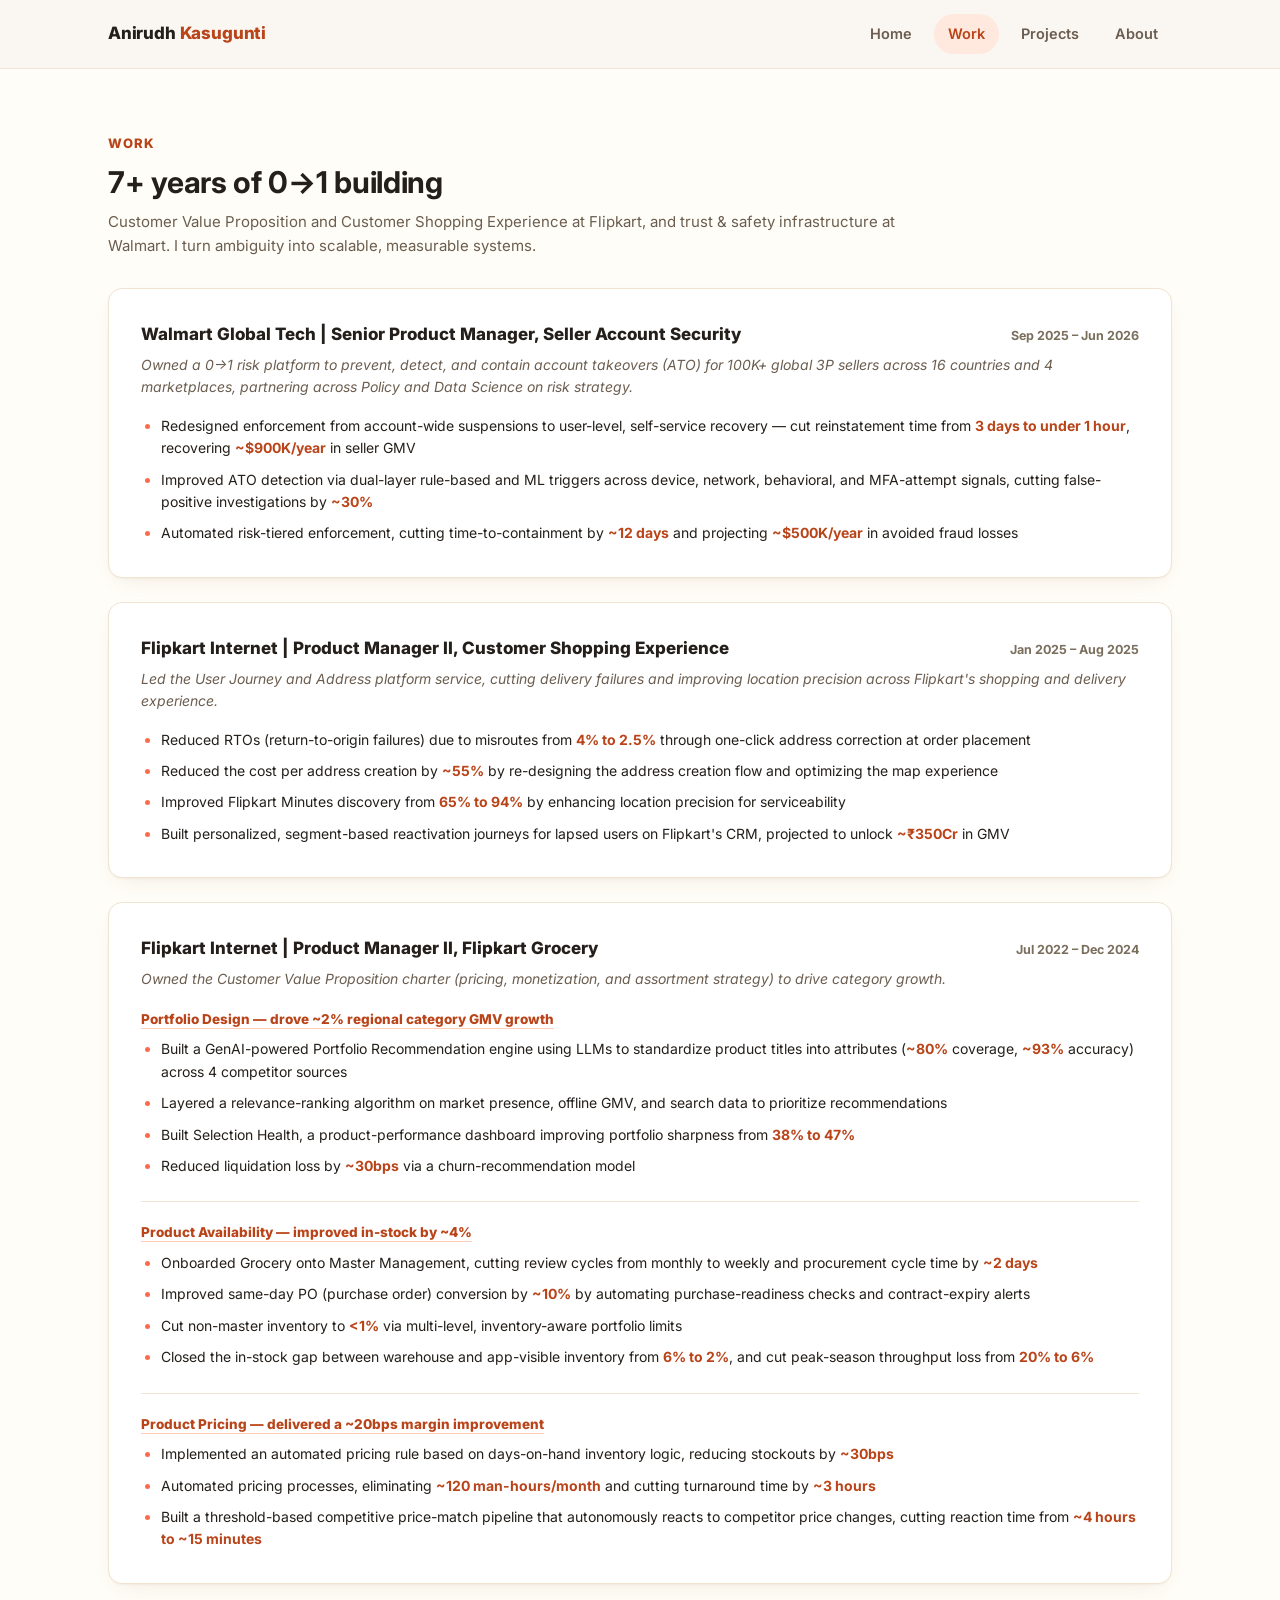
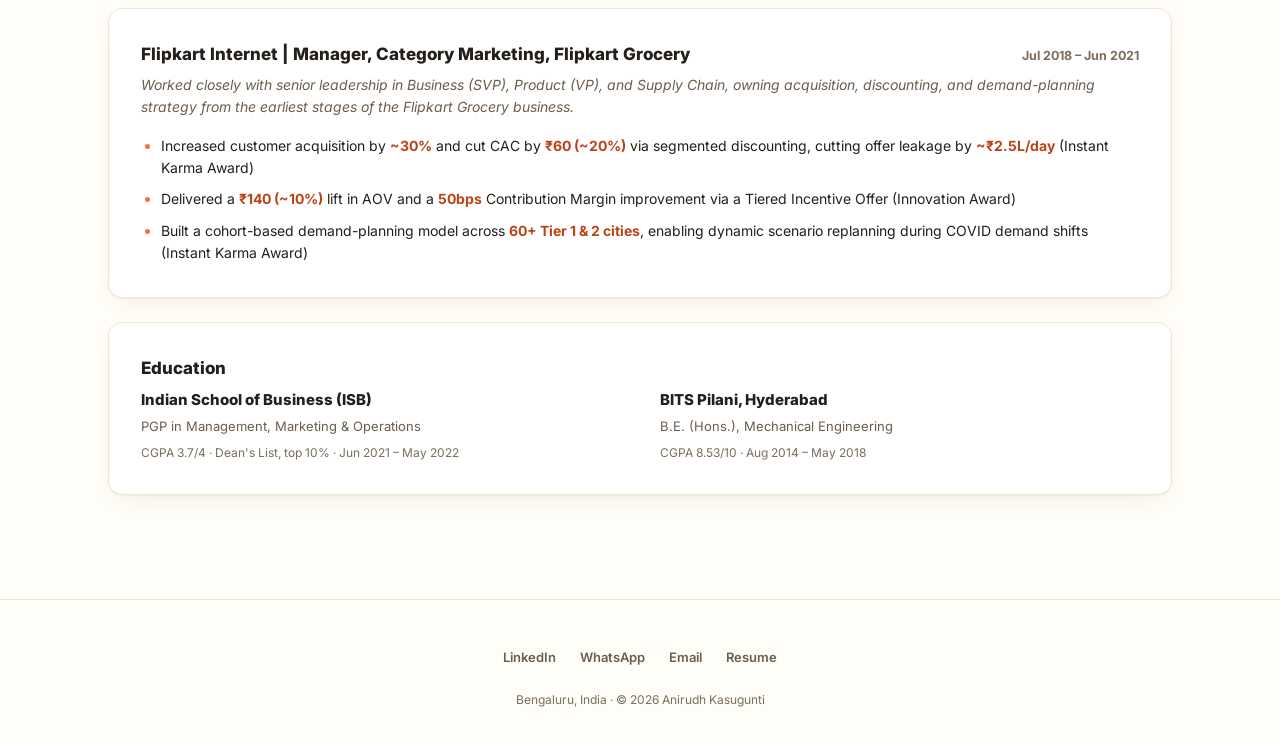
<file: site/work.html>
<!DOCTYPE html>
<html lang="en">
<head>
<meta charset="UTF-8">
<meta name="viewport" content="width=device-width, initial-scale=1.0">
<title>Work — Anirudh Kasugunti</title>
<meta name="description" content="Work history — Anirudh Kasugunti, Senior Product Manager. 7+ years of 0→1 building across Walmart Global Tech and Flipkart, spanning trust &amp; safety, shopping experience, and growth.">
<link rel="preconnect" href="https://fonts.googleapis.com">
<link href="https://fonts.googleapis.com/css2?family=Inter:wght@400;500;600;700;800&display=swap" rel="stylesheet">
<link rel="stylesheet" href="assets/css/style.css">
<link rel="icon" href="assets/img/favicon/favicon.svg" type="image/svg+xml">
<link rel="icon" href="assets/img/favicon/favicon-32.png" sizes="32x32">
<link rel="apple-touch-icon" href="assets/img/favicon/apple-touch-icon.png">
<link rel="manifest" href="assets/img/favicon/site.webmanifest">
<meta name="theme-color" content="#FF6B4A">
<link rel="canonical" href="https://anirudhkasugunti.github.io/work.html">
<meta property="og:type" content="website">
<meta property="og:site_name" content="Anirudh Kasugunti">
<meta property="og:title" content="Work — Anirudh Kasugunti">
<meta property="og:description" content="Work history — Anirudh Kasugunti, Senior Product Manager. 7+ years of 0→1 building across Walmart Global Tech and Flipkart, spanning trust &amp; safety, shopping experience, and growth.">
<meta property="og:url" content="https://anirudhkasugunti.github.io/work.html">
<meta property="og:image" content="https://anirudhkasugunti.github.io/assets/img/og-default.jpg">
<meta property="og:image:width" content="1200">
<meta property="og:image:height" content="630">
<meta name="twitter:card" content="summary_large_image">
</head>
<body>

<nav class="site-nav">
  <div class="container">
    <a href="index.html" class="nav-logo">Anirudh <span>Kasugunti</span></a>
    <button class="nav-toggle" aria-label="Toggle navigation" aria-expanded="false">
      <span class="bar"></span><span class="bar"></span><span class="bar"></span>
    </button>
    <div class="nav-links">
      <a href="index.html">Home</a>
      <a href="work.html" class="active">Work</a>
      <a href="projects.html">Projects</a>
      <a href="about.html">About</a>
    </div>
  </div>
</nav>

<header class="section" style="padding-bottom: 20px;">
  <div class="container">
    <span class="section-eyebrow">Work</span>
    <h1 class="section-title" style="font-size:30px; max-width: 720px;">7+ years of 0→1 building</h1>
    <p class="section-desc" style="max-width: 820px; font-size: 15px;">Customer Value Proposition and Customer Shopping Experience at Flipkart, and trust &amp; safety infrastructure at Walmart. I turn ambiguity into scalable, measurable systems.</p>
  </div>
</header>

<section class="section" style="padding-top: 10px;">
  <div class="container">

    <div class="role-block">
      <div class="role-head">
        <div class="role-title">Walmart Global Tech | Senior Product Manager, Seller Account Security</div>
        <div class="role-dates">Sep 2025 – Jun 2026</div>
      </div>
      <p class="role-scope">Owned a 0→1 risk platform to prevent, detect, and contain account takeovers (ATO) for 100K+ global 3P sellers across 16 countries and 4 marketplaces, partnering across Policy and Data Science on risk strategy.</p>
      <ul>
        <li>Redesigned enforcement from account-wide suspensions to user-level, self-service recovery — cut reinstatement time from <b>3 days to under 1 hour</b>, recovering <b>~$900K/year</b> in seller GMV</li>
        <li>Improved ATO detection via dual-layer rule-based and ML triggers across device, network, behavioral, and MFA-attempt signals, cutting false-positive investigations by <b>~30%</b></li>
        <li>Automated risk-tiered enforcement, cutting time-to-containment by <b>~12 days</b> and projecting <b>~$500K/year</b> in avoided fraud losses</li>
      </ul>
    </div>

    <div class="role-block">
      <div class="role-head">
        <div class="role-title">Flipkart Internet | Product Manager II, Customer Shopping Experience</div>
        <div class="role-dates">Jan 2025 – Aug 2025</div>
      </div>
      <p class="role-scope">Led the User Journey and Address platform service, cutting delivery failures and improving location precision across Flipkart's shopping and delivery experience.</p>
      <ul>
        <li>Reduced RTOs (return-to-origin failures) due to misroutes from <b>4% to 2.5%</b> through one-click address correction at order placement</li>
        <li>Reduced the cost per address creation by <b>~55%</b> by re-designing the address creation flow and optimizing the map experience</li>
        <li>Improved Flipkart Minutes discovery from <b>65% to 94%</b> by enhancing location precision for serviceability</li>
        <li>Built personalized, segment-based reactivation journeys for lapsed users on Flipkart's CRM, projected to unlock <b>~₹350Cr</b> in GMV</li>
      </ul>
    </div>

    <div class="role-block">
      <div class="role-head">
        <div class="role-title">Flipkart Internet | Product Manager II, Flipkart Grocery</div>
        <div class="role-dates">Jul 2022 – Dec 2024</div>
      </div>
      <p class="role-scope">Owned the Customer Value Proposition charter (pricing, monetization, and assortment strategy) to drive category growth.</p>

      <div class="role-sub-title">Portfolio Design — drove ~2% regional category GMV growth</div>
      <ul>
        <li>Built a GenAI-powered Portfolio Recommendation engine using LLMs to standardize product titles into attributes (<b>~80%</b> coverage, <b>~93%</b> accuracy) across 4 competitor sources</li>
        <li>Layered a relevance-ranking algorithm on market presence, offline GMV, and search data to prioritize recommendations</li>
        <li>Built Selection Health, a product-performance dashboard improving portfolio sharpness from <b>38% to 47%</b></li>
        <li>Reduced liquidation loss by <b>~30bps</b> via a churn-recommendation model</li>
      </ul>

      <div class="role-sub-title">Product Availability — improved in-stock by ~4%</div>
      <ul>
        <li>Onboarded Grocery onto Master Management, cutting review cycles from monthly to weekly and procurement cycle time by <b>~2 days</b></li>
        <li>Improved same-day PO (purchase order) conversion by <b>~10%</b> by automating purchase-readiness checks and contract-expiry alerts</li>
        <li>Cut non-master inventory to <b>&lt;1%</b> via multi-level, inventory-aware portfolio limits</li>
        <li>Closed the in-stock gap between warehouse and app-visible inventory from <b>6% to 2%</b>, and cut peak-season throughput loss from <b>20% to 6%</b></li>
      </ul>

      <div class="role-sub-title">Product Pricing — delivered a ~20bps margin improvement</div>
      <ul>
        <li>Implemented an automated pricing rule based on days-on-hand inventory logic, reducing stockouts by <b>~30bps</b></li>
        <li>Automated pricing processes, eliminating <b>~120 man-hours/month</b> and cutting turnaround time by <b>~3 hours</b></li>
        <li>Built a threshold-based competitive price-match pipeline that autonomously reacts to competitor price changes, cutting reaction time from <b>~4 hours to ~15 minutes</b></li>
      </ul>
    </div>

    <div class="role-block">
      <div class="role-head">
        <div class="role-title">Flipkart Internet | Manager, Category Marketing, Flipkart Grocery</div>
        <div class="role-dates">Jul 2018 – Jun 2021</div>
      </div>
      <p class="role-scope">Worked closely with senior leadership in Business (SVP), Product (VP), and Supply Chain, owning acquisition, discounting, and demand-planning strategy from the earliest stages of the Flipkart Grocery business.</p>
      <ul>
        <li>Increased customer acquisition by <b>~30%</b> and cut CAC by <b>₹60 (~20%)</b> via segmented discounting, cutting offer leakage by <b>~₹2.5L/day</b> (Instant Karma Award)</li>
        <li>Delivered a <b>₹140 (~10%)</b> lift in AOV and a <b>50bps</b> Contribution Margin improvement via a Tiered Incentive Offer (Innovation Award)</li>
        <li>Built a cohort-based demand-planning model across <b>60+ Tier 1 &amp; 2 cities</b>, enabling dynamic scenario replanning during COVID demand shifts (Instant Karma Award)</li>
      </ul>
    </div>

    <div class="role-block">
      <div class="role-head">
        <div class="role-title">Education</div>
      </div>
      <div class="edu-grid">
        <div class="edu-item">
          <div class="edu-school">Indian School of Business (ISB)</div>
          <div class="edu-program">PGP in Management, Marketing &amp; Operations</div>
          <div class="edu-meta">CGPA 3.7/4 · Dean's List, top 10% · Jun 2021 – May 2022</div>
        </div>
        <div class="edu-item">
          <div class="edu-school">BITS Pilani, Hyderabad</div>
          <div class="edu-program">B.E. (Hons.), Mechanical Engineering</div>
          <div class="edu-meta">CGPA 8.53/10 · Aug 2014 – May 2018</div>
        </div>
      </div>
    </div>

  </div>
</section>

<footer class="site-footer">
  <div class="container footer-row">
    <div class="footer-links">
      <a href="https://www.linkedin.com/in/anirudh-kasugunti-9b7a97155/" target="_blank" rel="noopener">LinkedIn</a>
      <a href="https://wa.me/919030330744" target="_blank" rel="noopener">WhatsApp</a>
      <a href="mailto:anirudh.kasugunti@gmail.com">Email</a>
      <a href="assets/docs/Anirudh_Kasugunti_Resume.pdf" target="_blank" rel="noopener">Resume</a>
    </div>
    <div class="footer-copyright">Bengaluru, India &middot; &copy; 2026 Anirudh Kasugunti</div>
  </div>
</footer>

<script src="assets/js/main.js"></script>
</body>
</html>
</file>
<file: site/assets/css/style.css>
/* ============================================================
   Anirudh Kasugunti — Personal Site
   Design system: "Citrus Fresh" — warm cream base, coral accent.
   Text-bearing colors are tuned to meet WCAG AA (>=4.5:1); the
   bright coral --accent is reserved for fills and decoration.
   ============================================================ */

:root {
  /* Citrus Fresh theme — see design-guidelines.md */
  --bg: #fffdf7;
  --bg-alt: #fff6e9;
  --bg-card: #ffffff;
  --bg-stripe: #f5e4cc;
  --text: #241f1a;
  --text-muted: #6b5d4f;
  --text-faint: #7a6e5d;
  --border: #f1e4d2;
  --border-strong: #e3d3bc;
  --accent: #ff6b4a;          /* bright coral — fills & decoration only (not text) */
  --accent-press: #f65c3b;    /* primary-button hover, keeps dark text >=4.5:1 */
  --accent-dark: #ba4419;     /* coral as text: links, eyebrows, CTAs (AA on cream/card/soft) */
  --accent-soft: #ffe8dd;
  --accent-soft-border: #ffcdb8;
  --highlight: #ffc93c;
  --live: #17703c;
  --live-soft: #e1f5e8;
  --prototype: #835a08;
  --prototype-soft: #fff1ce;

  --radius-sm: 8px;
  --radius-md: 14px;
  --radius-lg: 22px;

  --max-w: 1120px;

  --shadow-card: 0 1px 2px rgba(120, 72, 30, 0.05), 0 8px 24px -12px rgba(120, 72, 30, 0.16);
  --shadow-card-hover: 0 4px 10px rgba(120, 72, 30, 0.08), 0 16px 32px -14px rgba(120, 72, 30, 0.22);
}

* { box-sizing: border-box; }
html { scroll-behavior: auto; }
@media (prefers-reduced-motion: no-preference) {
  html { scroll-behavior: smooth; }
}

/* Branded keyboard focus — visible on the warm palette, off for mouse users */
:focus-visible {
  outline: 2px solid var(--accent-dark);
  outline-offset: 3px;
  border-radius: 4px;
}
:focus:not(:focus-visible) { outline: none; }

body {
  margin: 0;
  background: var(--bg);
  color: var(--text);
  font-family: "Inter", -apple-system, BlinkMacSystemFont, "Segoe UI", Roboto, Helvetica, Arial, sans-serif;
  font-size: 16px;
  line-height: 1.6;
  -webkit-font-smoothing: antialiased;
}

img { max-width: 100%; display: block; }
a { color: inherit; text-decoration: none; }
ul { margin: 0; padding: 0; list-style: none; }
h1, h2, h3, h4 { margin: 0; line-height: 1.2; font-weight: 700; letter-spacing: -0.01em; }
p { margin: 0; }

.container {
  max-width: var(--max-w);
  margin: 0 auto;
  padding: 0 28px;
}
@media (max-width: 640px) {
  .container { padding: 0 18px; }
}

/* ---------- Nav ---------- */
.site-nav {
  position: sticky;
  top: 0;
  z-index: 50;
  background: rgba(250, 247, 242, 0.92);
  backdrop-filter: saturate(160%) blur(8px);
  border-bottom: 1px solid var(--border);
}
.site-nav .container {
  display: flex;
  align-items: center;
  justify-content: space-between;
  height: 68px;
}
.nav-logo {
  font-weight: 800;
  font-size: 17px;
  letter-spacing: -0.01em;
}
.nav-logo span { color: var(--accent-dark); }
.nav-links {
  display: flex;
  gap: 8px;
  align-items: center;
}
.nav-links a {
  padding: 8px 14px;
  border-radius: 999px;
  font-size: 14.5px;
  font-weight: 600;
  color: var(--text-muted);
  transition: background 0.15s ease, color 0.15s ease;
}
.nav-links a:hover { background: var(--bg-alt); color: var(--text); }
.nav-links a.active { background: var(--accent-soft); color: var(--accent-dark); }
.nav-toggle {
  display: none;
  flex-direction: column;
  justify-content: center;
  align-items: center;
  gap: 5px;
  width: 44px;
  height: 44px;
  background: none;
  border: 1px solid var(--border-strong);
  border-radius: 10px;
  padding: 0;
  cursor: pointer;
}
.nav-toggle .bar {
  display: block;
  width: 18px;
  height: 2px;
  border-radius: 2px;
  background: var(--text);
  transition: transform 0.2s ease, opacity 0.2s ease;
}
.nav-toggle.open .bar:nth-child(1) { transform: translateY(7px) rotate(45deg); }
.nav-toggle.open .bar:nth-child(2) { opacity: 0; }
.nav-toggle.open .bar:nth-child(3) { transform: translateY(-7px) rotate(-45deg); }

@media (max-width: 760px) {
  .nav-links {
    display: none;
    position: absolute;
    top: 68px;
    left: 0;
    right: 0;
    background: var(--bg);
    border-bottom: 1px solid var(--border);
    flex-direction: column;
    align-items: stretch;
    padding: 10px 16px 18px;
    gap: 4px;
    box-shadow: 0 12px 24px -16px rgba(28,27,25,0.25);
  }
  .nav-links.open { display: flex; }
  .nav-links a { padding: 12px 14px; }
  .nav-toggle { display: inline-flex; }
}

/* ---------- Buttons ---------- */
.btn {
  display: inline-flex;
  align-items: center;
  gap: 8px;
  padding: 12px 22px;
  border-radius: 999px;
  font-weight: 700;
  font-size: 14.5px;
  border: 1px solid transparent;
  cursor: pointer;
  transition: transform 0.12s ease, box-shadow 0.12s ease, background 0.12s ease;
}
.btn-primary { background: var(--accent); color: var(--text); }
.btn-primary:hover { background: var(--accent-press); transform: translateY(-1px); box-shadow: var(--shadow-card-hover); }
.btn-secondary { background: transparent; border-color: var(--border-strong); color: var(--text); }
.btn-secondary:hover { border-color: var(--accent); color: var(--accent-dark); transform: translateY(-1px); }
.btn-sm { padding: 9px 16px; font-size: 13.5px; }

/* ---------- Badges & chips ---------- */
.badge {
  display: inline-flex;
  align-items: center;
  gap: 6px;
  padding: 5px 12px;
  border-radius: 999px;
  font-size: 12.5px;
  font-weight: 700;
  letter-spacing: 0.01em;
}
.badge-live { background: var(--live-soft); color: var(--live); }
.badge-live::before { content: ""; width: 6px; height: 6px; border-radius: 50%; background: var(--live); }
.badge-prototype { background: var(--prototype-soft); color: var(--prototype); }
.badge-status { background: var(--accent-soft); color: var(--accent-dark); }

.chip {
  display: inline-flex;
  align-items: center;
  gap: 8px;
  padding: 9px 16px;
  border-radius: 999px;
  background: var(--bg-card);
  border: 1px solid var(--border);
  font-size: 14px;
  font-weight: 600;
  color: var(--text);
}
.chip .icon { font-size: 16px; }

.tag {
  display: inline-flex;
  padding: 4px 10px;
  border-radius: 6px;
  background: var(--bg-alt);
  border: 1px solid var(--border);
  font-size: 12px;
  font-weight: 600;
  color: var(--text-muted);
}

/* ---------- Sections ---------- */
.section { padding: 64px 0; }
.section-alt { background: var(--bg-alt); }
.section-header { max-width: 620px; margin-bottom: 36px; }
.section-eyebrow {
  display: block;
  font-size: 13px;
  font-weight: 800;
  letter-spacing: 0.08em;
  text-transform: uppercase;
  color: var(--accent-dark);
  margin-bottom: 10px;
}
.section-title { font-size: 30px; margin-bottom: 10px; }
.section-desc { color: var(--text-muted); font-size: 16px; }

.section-footer-link {
  margin-top: 30px;
  display: inline-flex;
  align-items: center;
  gap: 6px;
  font-weight: 700;
  color: var(--accent-dark);
  border-bottom: 2px solid var(--accent-soft-border);
  padding-bottom: 2px;
}
.section-footer-link:hover { border-color: var(--accent); }

/* ---------- Hero ---------- */
.hero {
  padding: 76px 0 56px;
}
.hero-grid {
  display: grid;
  grid-template-columns: 1.1fr 0.7fr;
  gap: 56px;
  align-items: center;
}

/* About page hero: grid-area layout (same technique as the home hero) so
   mobile keeps headline > photo > paragraphs while desktop moves the photo
   to the right and stacks headline + paragraphs on the left. Centered on
   mobile (matching the home hero); left-aligned on desktop, where the
   heading is sized down so the text column's height roughly matches the
   photo's height instead of running taller than it. */
.about-hero {
  display: grid;
  grid-template-columns: 1fr;
  grid-template-areas:
    "headline"
    "photo"
    "sub";
  align-items: start;
  text-align: center;
}
.about-hero > h1 { grid-area: headline; margin-bottom: 12px; }
.about-hero .hero-photo { grid-area: photo; width: 240px; margin: 0 auto 28px; }
.about-hero-text { grid-area: sub; }
.about-hero-text p {
  font-size: clamp(15.5px, 2vw, 17px);
  color: var(--text-muted);
  line-height: 1.65;
  margin-bottom: 16px;
}
.about-hero-text p:last-child { margin-bottom: 0; }

@media (min-width: 901px) {
  .about-hero {
    grid-template-columns: 1.1fr 0.7fr;
    grid-template-areas:
      "headline photo"
      "sub      photo";
    column-gap: 56px;
    text-align: left;
  }
  .about-hero .hero-photo { width: 100%; margin: 0; }
  .about-hero > h1 { font-size: 28px; margin-bottom: 0; }
  .about-hero-text p { margin-bottom: 10px; }
}
/* Home hero: grid-based layout so photo position can change per breakpoint
   without reordering the underlying HTML (mobile keeps h1 > photo > sub > links,
   desktop moves photo to the right while the rest stacks on the left). */
.hero-layout {
  display: grid;
  grid-template-columns: 1fr;
  grid-template-areas:
    "headline"
    "photo"
    "sub"
    "links";
  text-align: center;
  max-width: 640px;
  margin: 0 auto;
}
.hero-layout > h1 { grid-area: headline; margin-bottom: 28px; }
.hero-layout .hero-photo { grid-area: photo; width: 240px; margin: 0 auto 26px; }
.hero-layout .hero-sub { grid-area: sub; margin: 0 auto 30px; }

@media (min-width: 901px) {
  .hero-layout {
    /* Desktop: expand to the site's normal 1120px container width so the two
       columns have real room. The base rule caps this at 640px (right for the
       centered mobile stack), which must be lifted here — otherwise both
       columns get squeezed into 640px and the photo track collapses.
       This element is both .container and .hero-layout, so using --max-w
       keeps it aligned with every other section (centered, 28px side padding). */
    max-width: var(--max-w);
    grid-template-columns: minmax(0, 1.1fr) minmax(0, 0.7fr);
    grid-template-areas:
      "headline photo"
      "sub      photo"
      "links    photo";
    column-gap: 64px;
    align-items: start;
    text-align: left;
  }
  .hero-layout > h1 { margin-bottom: 22px; }
  .hero-layout .hero-photo { width: 100%; max-width: 420px; margin: 0; justify-self: end; align-self: center; }
  .hero-layout .hero-sub { margin: 0 0 28px; }
}

/* Companies / Side Quests rows: label, logos, and CTA button, left-aligned
   flush with the headline and paragraph above. Plain flexbox per row (not a
   nested auto-sized grid) — the label has a fixed width so both rows' labels,
   logos, and buttons line up with each other; logos and button never wrap
   onto their own line since the row has plenty of width to work with. */
.hero-links {
  grid-area: links;
  display: flex;
  flex-direction: column;
  gap: 14px;
  width: 100%;
  /* Shared height for every item in a row — company chips, side-quest icons,
     and the CTA buttons all resolve to this, so they line up. Retune per
     breakpoint by overriding --row-h on .hero-links (see media queries). */
  --row-h: 44px;
}
.hero-links-row {
  display: flex;
  align-items: center;
  gap: 16px;
}
.hero-links-label {
  flex: 0 0 108px;
  font-size: 12.5px;
  color: var(--text-faint);
  font-weight: 700;
  text-transform: uppercase;
  letter-spacing: 0.06em;
  white-space: nowrap;
  text-align: left;
}
.hero-links-items {
  display: flex;
  align-items: center;
  gap: 10px;
  flex-wrap: wrap;
}
.hero-links-btn { white-space: nowrap; flex-shrink: 0; height: var(--row-h); }

/* Match heights across the three row-item types. Widths of the square
   side-quest tiles equal the height; the company chip's inner logo tile is
   inset by its vertical padding + border so the chip totals --row-h. */
.hero-links .logo-icon-chip { height: var(--row-h); }
.hero-links .logo-icon-chip .icon-tile {
  width: calc(var(--row-h) - 14px);
  height: calc(var(--row-h) - 14px);
}
.hero-links .quest-chip-icon { width: var(--row-h); height: var(--row-h); }

@media (min-width: 901px) {
  .hero-links { column-gap: 20px; row-gap: 16px; }
}

.hero-eyebrow {
  display: inline-flex;
  align-items: center;
  gap: 8px;
  padding: 7px 14px;
  border-radius: 999px;
  background: var(--accent-soft);
  color: var(--accent-dark);
  font-weight: 700;
  font-size: 13px;
  margin-bottom: 22px;
}
.hero-eyebrow .dot { width: 7px; height: 7px; border-radius: 50%; background: var(--accent); animation: pulse 2.2s infinite; }
@keyframes pulse { 0%,100% { opacity: 1; } 50% { opacity: 0.35; } }

.hero h1 {
  font-size: clamp(30px, 5vw, 46px);
  margin-bottom: 18px;
}
.hero-sub {
  font-size: clamp(15.5px, 2vw, 18px);
  color: var(--text-muted);
  max-width: 540px;
  margin-bottom: 30px;
}
.hero-ctas { display: flex; gap: 12px; flex-wrap: wrap; margin-bottom: 34px; }

.hero-logos { display: flex; align-items: center; gap: 14px; flex-wrap: wrap; }

.hero-logos .logos-label { font-size: 12.5px; color: var(--text-faint); font-weight: 700; text-transform: uppercase; letter-spacing: 0.06em; }
.logo-chip {
  padding: 8px 16px;
  border-radius: 10px;
  background: var(--bg-card);
  border: 1px solid var(--border);
  font-weight: 800;
  font-size: 14px;
  color: var(--text);
}
.logo-icon-chip {
  display: inline-flex;
  align-items: center;
  gap: 10px;
  padding: 6px 14px 6px 6px;
  border-radius: 10px;
  background: var(--bg-card);
  border: 1px solid var(--border);
}
.logo-icon-chip .icon-tile {
  width: 32px;
  height: 32px;
  border-radius: 7px;
  overflow: hidden;
  flex-shrink: 0;
  display: flex;
  align-items: center;
  justify-content: center;
}
.logo-icon-chip .icon-tile img { width: 100%; height: 100%; object-fit: cover; display: block; }
.logo-icon-chip .company-name { font-weight: 500; font-size: 13.5px; color: var(--text); white-space: nowrap; }

.hero-projects { display: flex; align-items: center; gap: 12px; flex-wrap: wrap; margin-top: 18px; }
.hero-projects .logos-label { font-size: 12.5px; color: var(--text-faint); font-weight: 700; text-transform: uppercase; letter-spacing: 0.06em; }
/* Side-quest chips: a project icon with a persistent, always-visible caption
   (replaces the old desktop-only hover tooltip so the names are readable on
   touch and to keyboard users). */
.quest-chip {
  display: inline-flex;
  flex-direction: column;
  align-items: center;
  gap: 7px;
  text-align: center;
}
.quest-chip-icon {
  width: 54px;
  height: 54px;
  border-radius: 12px;
  overflow: hidden;
  border: 1px solid var(--border);
  background: var(--bg-card);
  transition: transform 0.15s ease, box-shadow 0.15s ease;
  flex-shrink: 0;
}
.quest-chip:hover .quest-chip-icon { transform: translateY(-2px); box-shadow: var(--shadow-card); }
.quest-chip-icon img { width: 100%; height: 100%; object-fit: cover; display: block; }
.quest-chip-name { font-size: 12px; font-weight: 600; color: var(--text); white-space: nowrap; line-height: 1.1; }

.hero-photo {
  aspect-ratio: 1 / 1.08;
  border-radius: var(--radius-lg);
  overflow: hidden;
}
.hero-photo img { width: 100%; height: 100%; object-fit: cover; display: block; }

/* ---------- Placeholder blocks (for missing photos/logos) ---------- */
.placeholder-block {
  display: flex;
  flex-direction: column;
  align-items: center;
  justify-content: center;
  gap: 10px;
  text-align: center;
  width: 100%;
  height: 100%;
  background: repeating-linear-gradient(135deg, var(--bg-alt), var(--bg-alt) 10px, var(--bg-stripe) 10px, var(--bg-stripe) 20px);
  border: 1.5px dashed var(--border-strong);
  border-radius: inherit;
  color: var(--text-faint);
  padding: 24px;
}
.placeholder-block .ph-icon { font-size: 30px; }
.placeholder-block .ph-label { font-size: 13px; font-weight: 700; }
.placeholder-block .ph-sub { font-size: 12px; color: var(--text-faint); max-width: 200px; }

/* ---------- Stats ---------- */
.stats-grid {
  display: grid;
  grid-template-columns: repeat(4, 1fr);
  gap: 1px;
  background: var(--border);
  border: 1px solid var(--border);
  border-radius: var(--radius-md);
  overflow: hidden;
}
.stat-cell {
  background: var(--bg-card);
  padding: 28px 22px;
}
.stat-num { display: block; font-size: 30px; font-weight: 800; color: var(--accent-dark); margin-bottom: 6px; letter-spacing: -0.01em; }
.stat-label { display: block; font-size: 13.5px; color: var(--text-muted); line-height: 1.4; }

@media (max-width: 900px) {
  .stats-grid { grid-template-columns: repeat(2, 1fr); }
}
@media (max-width: 480px) {
  .stats-grid { grid-template-columns: 1fr; }
}

/* ---------- Cards ---------- */
.card-grid {
  display: grid;
  grid-template-columns: repeat(3, 1fr);
  gap: 22px;
}
.card {
  background: var(--bg-card);
  border: 1px solid var(--border);
  border-radius: var(--radius-md);
  padding: 26px;
  box-shadow: var(--shadow-card);
  transition: transform 0.15s ease, box-shadow 0.15s ease;
  display: flex;
  flex-direction: column;
  gap: 14px;
}
.card:hover { transform: translateY(-3px); box-shadow: var(--shadow-card-hover); }
.card-top-row { display: flex; align-items: center; justify-content: space-between; gap: 10px; }
.card-id { display: flex; align-items: center; gap: 10px; min-width: 0; }
.card-icon {
  width: 38px;
  height: 38px;
  border-radius: 9px;
  overflow: hidden;
  border: 1px solid var(--border);
  background: var(--bg-alt);
  display: flex;
  align-items: center;
  justify-content: center;
  flex-shrink: 0;
}
.card-icon img { width: 100%; height: 100%; object-fit: contain; padding: 6px; box-sizing: border-box; }
.card-thumb {
  aspect-ratio: 4 / 3;
  border-radius: var(--radius-sm);
  overflow: hidden;
  background: var(--border);
  display: flex;
  align-items: center;
  justify-content: center;
  padding: 14px;
  box-sizing: border-box;
}
.card-thumb img {
  max-width: 100%;
  max-height: 100%;
  width: auto;
  height: auto;
  object-fit: contain;
  display: block;
  border-radius: 6px;
}
.card-thumb.is-portrait img { max-width: 62%; }
/* The WebP <picture> wrapper must not become the flex item — otherwise the
   inner <img> aligns to the wrapper's left edge (and its max-height resolves
   against the wrapper, so tall shots overflow). display:contents drops the
   wrapper's box so the <img> is the direct flex child and the centering +
   max-width/height rules above apply as intended. */
.card-thumb picture, .wt-step-media picture { display: contents; }
.card h3 { font-size: 18px; }
.card p { color: var(--text-muted); font-size: 14.5px; }
.card-tags { display: flex; flex-wrap: wrap; gap: 6px; }
.card-link { font-weight: 700; color: var(--accent-dark); font-size: 14px; margin-top: auto; display: inline-flex; align-items: center; gap: 6px; }

@media (max-width: 900px) {
  .card-grid { grid-template-columns: 1fr; }
}

/* ---------- Side quest cards (home preview) ---------- */
.quest-grid {
  display: grid;
  grid-template-columns: repeat(3, 1fr);
  gap: 18px;
}
.quest-card {
  background: var(--bg-card);
  border: 1px solid var(--border);
  border-radius: var(--radius-md);
  padding: 18px 20px;
  box-shadow: var(--shadow-card);
  transition: transform 0.15s ease, box-shadow 0.15s ease;
  display: flex;
  flex-direction: column;
}
.quest-card:hover { transform: translateY(-3px); box-shadow: var(--shadow-card-hover); }
.quest-card-top { display: flex; align-items: center; justify-content: space-between; gap: 10px; margin-bottom: 10px; }
.quest-card-id { display: flex; align-items: center; gap: 10px; min-width: 0; }
.quest-icon {
  width: 38px;
  height: 38px;
  border-radius: 9px;
  overflow: hidden;
  border: 1px solid var(--border);
  background: var(--bg-alt);
  display: flex;
  align-items: center;
  justify-content: center;
  flex-shrink: 0;
}
.quest-icon img { width: 100%; height: 100%; object-fit: contain; padding: 6px; box-sizing: border-box; }
.quest-title { font-size: 15.5px; font-weight: 600; line-height: 1.3; }
.quest-desc { color: var(--text-muted); font-size: 13.5px; line-height: 1.5; flex-grow: 1; }
.quest-cta { font-weight: 700; color: var(--accent-dark); font-size: 13.5px; align-self: flex-end; margin-top: 12px; display: inline-flex; align-items: center; gap: 6px; }

@media (max-width: 900px) {
  .quest-grid {
    display: flex;
    overflow-x: auto;
    scroll-snap-type: x mandatory;
    gap: 14px;
    margin: 0 -28px;
    padding: 0 28px 6px;
    -webkit-overflow-scrolling: touch;
    scrollbar-width: none;
  }
  .quest-grid::-webkit-scrollbar { display: none; }
  .quest-card { flex: 0 0 62%; scroll-snap-align: start; }
}
@media (max-width: 640px) {
  .quest-grid { margin: 0 -18px; padding: 0 18px 6px; }
  .quest-card { flex: 0 0 62%; }
}

/* ---------- Highlights timeline ---------- */
.timeline {
  position: relative;
  max-width: 720px;
  margin: 0 auto;
}
.timeline::before {
  content: "";
  position: absolute;
  left: 17px;
  top: 8px;
  bottom: 8px;
  width: 2px;
  background: var(--border-strong);
}
.timeline-item {
  position: relative;
  padding-left: 56px;
  margin-bottom: 34px;
}
.timeline-item:last-child { margin-bottom: 0; }
.timeline-logo {
  position: absolute;
  left: 0;
  top: 0;
  width: 36px;
  height: 36px;
  border-radius: 10px;
  overflow: hidden;
  border: 1px solid var(--border);
  background: var(--bg-card);
  box-shadow: 0 0 0 4px var(--bg);
  z-index: 1;
}
.timeline-logo img { width: 100%; height: 100%; object-fit: cover; display: block; }
.timeline-title { font-weight: 500; font-size: 15px; margin-bottom: 2px; }
.timeline-meta { font-size: 11.5px; color: var(--text-faint); font-weight: 600; margin-bottom: 6px; }
.timeline-outcome { font-size: 13.5px; color: var(--text-muted); line-height: 1.55; }
.timeline-footer { text-align: center; margin-top: 36px; }

@media (max-width: 560px) {
  .timeline::before { left: 15px; }
  .timeline-item { padding-left: 44px; }
  .timeline-logo { left: 0; width: 30px; height: 30px; border-radius: 8px; box-shadow: 0 0 0 3px var(--bg); }
  .timeline-title { font-size: 14px; }
}

/* ---------- Work role blocks (each is a card) ---------- */
.role-block {
  background: var(--bg-card);
  border: 1px solid var(--border);
  border-radius: var(--radius-md);
  box-shadow: var(--shadow-card);
  padding: 32px;
  margin-bottom: 24px;
}
.role-block:last-child { margin-bottom: 0; }
.role-head {
  display: flex;
  justify-content: space-between;
  align-items: baseline;
  gap: 16px;
  flex-wrap: wrap;
  margin-bottom: 6px;
}
.role-title { font-size: 17px; font-weight: 800; }
.role-dates { font-size: 12.5px; color: var(--text-faint); font-weight: 700; white-space: nowrap; }
.role-scope { font-style: italic; color: var(--text-muted); margin-bottom: 16px; font-size: 14px; }
/* Sub-sections (e.g. Portfolio Design / Product Availability / Product Pricing)
   are separated by a light divider within the card; the first one right after
   the scope line doesn't need one. */
.role-sub-title {
  font-weight: 800;
  font-size: 13.5px;
  color: var(--accent-dark);
  margin: 24px 0 8px;
  padding-top: 20px;
  border-top: 1px solid var(--border);
  text-decoration: underline;
  text-decoration-color: var(--accent-soft-border);
  text-underline-offset: 4px;
}
.role-scope + .role-sub-title {
  margin-top: 18px;
  padding-top: 0;
  border-top: none;
}
.role-block ul { display: flex; flex-direction: column; gap: 9px; }
.role-block li {
  position: relative;
  padding-left: 20px;
  font-size: 14px;
  color: var(--text);
}
.role-block li::before {
  content: "";
  position: absolute;
  left: 4px;
  top: 9px;
  width: 5px;
  height: 5px;
  border-radius: 50%;
  background: var(--accent);
}
.role-block b { color: var(--accent-dark); }

/* ---------- Education (two-column, Work page) ---------- */
.edu-grid {
  display: grid;
  grid-template-columns: repeat(2, 1fr);
  column-gap: 40px;
  row-gap: 24px;
}
.edu-school { font-weight: 800; font-size: 15px; margin-bottom: 4px; }
.edu-program { color: var(--text-muted); font-size: 13px; margin-bottom: 6px; }
.edu-meta { color: var(--text-faint); font-size: 12px; }
@media (max-width: 640px) {
  .edu-grid { grid-template-columns: 1fr; }
}

/* ---------- Preview list rows (home) ---------- */
.work-preview-list { display: flex; flex-direction: column; gap: 14px; }
.work-preview-row {
  display: grid;
  grid-template-columns: 260px 1fr;
  gap: 20px;
  padding: 20px 24px;
  background: var(--bg-card);
  border: 1px solid var(--border);
  border-radius: var(--radius-md);
  box-shadow: var(--shadow-card);
}
.work-preview-role { font-weight: 800; font-size: 15px; margin-bottom: 4px; }
.work-preview-meta { font-size: 12.5px; color: var(--text-faint); font-weight: 700; }
.work-preview-outcome { font-size: 15px; color: var(--text-muted); }
@media (max-width: 700px) {
  .work-preview-row { grid-template-columns: 1fr; }
}

/* ---------- Quick-hit grid (about) ---------- */
/* Hobby cards: on desktop all 6 sit in a single row; on mobile they become
   a 2-row-tall horizontally-scrolling carousel (grid-auto-flow: column packs
   items two-per-column, so each swipe reveals the next pair). */
.hit-grid {
  display: grid;
  grid-auto-flow: column;
  grid-template-rows: repeat(2, auto);
  grid-auto-columns: 64%;
  gap: 14px;
  overflow-x: auto;
  scroll-snap-type: x mandatory;
  -webkit-overflow-scrolling: touch;
  scrollbar-width: none;
  margin: 0 -28px;
  padding: 0 28px 6px;
}
.hit-grid::-webkit-scrollbar { display: none; }
.hit-card {
  scroll-snap-align: start;
  background: var(--bg-card);
  border: 1px solid var(--border);
  border-radius: var(--radius-md);
  padding: 16px;
  box-shadow: var(--shadow-card);
}
.hit-card-head { display: flex; align-items: center; gap: 8px; margin-bottom: 6px; }
.hit-card .hit-icon { font-size: 19px; line-height: 1; }
.hit-card h3 { font-size: 14px; font-weight: 700; }
.hit-card p { font-size: 12.5px; color: var(--text-muted); line-height: 1.45; }

@media (max-width: 640px) {
  .hit-grid { margin: 0 -18px; padding: 0 18px 6px; grid-auto-columns: 70%; }
}

@media (min-width: 901px) {
  .hit-grid {
    grid-auto-flow: row;
    grid-template-rows: none;
    grid-template-columns: repeat(6, 1fr);
    overflow-x: visible;
    margin: 0;
    padding: 0;
  }
}

/* ---------- Featured story ---------- */
.story-block {
  display: grid;
  grid-template-columns: 255px 1fr;
  gap: 44px;
  align-items: center;
  background: var(--bg-card);
  border: 1px solid var(--border);
  border-radius: var(--radius-lg);
  padding: 40px;
  box-shadow: var(--shadow-card);
}
.story-photo { position: relative; aspect-ratio: 4/3; width: 100%; border-radius: var(--radius-md); overflow: hidden; }
.photo-carousel {
  position: relative;
  width: 100%;
  height: 100%;
  overflow-x: auto;
  overflow-y: hidden;
  scroll-snap-type: x mandatory;
  -webkit-overflow-scrolling: touch;
  scrollbar-width: none;
  cursor: grab;
}
.photo-carousel::-webkit-scrollbar { display: none; }
.photo-carousel.is-dragging { cursor: grabbing; scroll-snap-type: none; }
.carousel-track {
  display: flex;
  width: 100%;
  height: 100%;
}
.carousel-slide {
  flex: 0 0 100%;
  width: 100%;
  height: 100%;
  object-fit: cover;
  scroll-snap-align: start;
}
.carousel-dots {
  position: absolute;
  bottom: 10px;
  left: 0;
  right: 0;
  display: flex;
  justify-content: center;
  gap: 0;
  z-index: 2;
}
/* Real buttons: 24px hit area (WCAG 2.5.8) around a small visual dot */
.carousel-dot {
  appearance: none;
  -webkit-appearance: none;
  border: none;
  background: none;
  padding: 0;
  margin: 0;
  width: 24px;
  height: 24px;
  flex: 0 0 24px;
  display: inline-flex;
  align-items: center;
  justify-content: center;
  cursor: pointer;
}
.carousel-dot::before {
  content: "";
  width: 7px;
  height: 7px;
  border-radius: 50%;
  background: rgba(255, 255, 255, 0.55);
  box-shadow: 0 0 3px rgba(0, 0, 0, 0.35);
  transition: background 0.3s ease, transform 0.3s ease;
}
.carousel-dot.is-active::before {
  background: #fff;
  transform: scale(1.4);
}
/* Autoplay pause / play toggle */
.carousel-pause {
  position: absolute;
  top: 10px;
  right: 10px;
  z-index: 3;
  width: 34px;
  height: 34px;
  border: none;
  border-radius: 50%;
  background: rgba(20, 16, 12, 0.55);
  color: #fff;
  display: inline-flex;
  align-items: center;
  justify-content: center;
  cursor: pointer;
  transition: background 0.2s ease;
}
.carousel-pause:hover { background: rgba(20, 16, 12, 0.78); }
.carousel-pause svg { width: 15px; height: 15px; display: block; }
.carousel-pause .icon-play { display: none; }
.carousel-pause.is-paused .icon-pause { display: none; }
.carousel-pause.is-paused .icon-play { display: block; }
.story-text h3 { font-size: 24px; margin-bottom: 16px; }
.story-text p { color: var(--text-muted); font-size: 15.5px; margin-bottom: 14px; }
.story-text p:last-child { margin-bottom: 0; }
.story-link { display: inline-flex; align-items: center; gap: 6px; font-weight: 700; color: var(--accent-dark); font-size: 14.5px; margin-top: 10px; }
.story-link:hover { text-decoration: underline; }
@media (max-width: 800px) {
  .story-block { grid-template-columns: 1fr; padding: 24px; }
}

/* ---------- Project detail pages ---------- */
.project-hero {
  padding: 56px 0 40px;
  text-align: center;
}
.back-link-row { text-align: left; margin-bottom: 22px; }
.back-link {
  display: inline-flex;
  align-items: center;
  gap: 6px;
  font-size: 14px;
  font-weight: 600;
  color: var(--text-muted);
}
.back-link:hover { color: var(--accent-dark); }
.project-hero .badge { margin-bottom: 18px; }
.project-hero h1 { font-size: clamp(28px, 5vw, 38px); margin-bottom: 14px; }
.project-hero .tagline { font-size: 17px; color: var(--text-muted); max-width: 640px; margin: 0 auto 26px; }
.project-hero .hero-ctas { justify-content: center; }
.project-meta-row {
  display: flex;
  justify-content: center;
  gap: 8px;
  flex-wrap: wrap;
  margin-top: 22px;
}

.feature-grid {
  display: grid;
  grid-template-columns: repeat(3, 1fr);
  gap: 20px;
}
.feature-card {
  background: var(--bg-card);
  border: 1px solid var(--border);
  border-radius: var(--radius-md);
  padding: 24px;
  box-shadow: var(--shadow-card);
}
.feature-card-head { display: flex; align-items: center; gap: 10px; margin-bottom: 8px; }
.feature-card .feature-emoji { font-size: 24px; line-height: 1; }
.feature-card h4 { font-size: 16px; margin-bottom: 0; }
.feature-card p { font-size: 14.5px; color: var(--text-muted); }
@media (max-width: 900px) { .feature-grid { grid-template-columns: 1fr; } }

.walkthrough-stage { padding: 50px 0; border-top: 1px solid var(--border); }
.walkthrough-stage:first-child { border-top: none; }
.walkthrough-head { max-width: 620px; margin-bottom: 30px; }
.walkthrough-head .wt-num {
  font-size: 12.5px; font-weight: 800; color: var(--accent-dark); text-transform: uppercase; letter-spacing: 0.08em; margin-bottom: 8px; display: block;
}
.walkthrough-head h3 { font-size: 24px; margin-bottom: 8px; }
.walkthrough-head p { color: var(--text-muted); font-size: 15px; }

.wt-steps {
  display: grid;
  grid-template-columns: repeat(3, 1fr);
  gap: 22px;
}
.wt-step {
  background: var(--bg-card);
  border: 1px solid var(--border);
  border-radius: var(--radius-md);
  overflow: hidden;
  box-shadow: var(--shadow-card);
}
.wt-step-media {
  aspect-ratio: 4 / 3;
  display: flex;
  align-items: center;
  justify-content: center;
  padding: 18px;
  /* Same warm tone used for the Game Lobby's phone-screenshot cards
     (var(--border)) — keeps the letterboxed padding consistent across
     project pages instead of a per-page custom-matched shade. */
  background: var(--border);
  border-bottom: 1px solid var(--border);
  overflow: hidden;
}
.wt-step-media img {
  max-width: 100%;
  max-height: 100%;
  width: auto;
  height: auto;
  object-fit: contain;
  display: block;
  border-radius: 8px;
}
/* Variant for tall phone-screenshot walkthroughs (e.g. The Game Lobby) — same
   full-width media slot as .wt-step-media (matches the Cricket Draft card
   shape and padding color exactly, no override needed here), so the padding
   stays confined to the image area while .wt-step-body below keeps the
   card's normal light background. The portrait screenshot naturally shrinks
   to fit the slot's height within this wider landscape-shaped box, reading
   as inset rather than stretched edge to edge. */
.wt-step-media.is-portrait img {
  max-width: 65%;
}
.wt-step-body { padding: 18px 20px; }
.wt-step-body h4 { font-size: 15px; margin-bottom: 6px; }
.wt-step-body p { font-size: 13.5px; color: var(--text-muted); }
@media (max-width: 900px) { .wt-steps { grid-template-columns: 1fr; } }

.stack-row { display: flex; flex-wrap: wrap; gap: 10px; }

.roadmap-row { display: flex; flex-wrap: wrap; gap: 12px; }
.roadmap-chip {
  display: flex; align-items: center; gap: 10px;
  padding: 14px 18px; background: var(--bg-card); border: 1px solid var(--border);
  border-radius: var(--radius-sm); font-weight: 600; font-size: 14.5px; box-shadow: var(--shadow-card);
}

.learned-block {
  background: var(--accent-soft);
  border: 1px dashed var(--accent-soft-border);
  border-radius: var(--radius-md);
  padding: 26px 28px;
  color: var(--accent-dark);
}
.learned-block h4 { font-size: 15px; margin-bottom: 6px; }
.learned-block p { font-size: 14.5px; color: var(--accent-dark); opacity: 0.85; }

/* ---------- Footer ---------- */
.site-footer {
  border-top: 1px solid var(--border);
  padding: 36px 0;
  margin-top: 40px;
}
.footer-row {
  display: flex;
  flex-direction: column;
  align-items: center;
  text-align: center;
  gap: 8px;
}
.footer-links { display: flex; justify-content: center; gap: 8px; flex-wrap: wrap; }
.footer-links a { font-weight: 600; font-size: 13px; color: var(--text-muted); display: inline-flex; align-items: center; min-height: 44px; padding: 0 8px; }
.footer-links a:hover { color: var(--accent-dark); }
.footer-copyright { font-size: 12px; color: var(--text-faint); margin-top: 2px; }

/* ---------- Utility ---------- */
.mt-8 { margin-top: 8px; }
.mt-16 { margin-top: 16px; }
.mt-24 { margin-top: 24px; }
.mt-40 { margin-top: 40px; }
.text-center { text-align: center; }
.muted { color: var(--text-muted); }

@media (max-width: 900px) {
  .hero-grid { grid-template-columns: 1fr; }
  .hero-photo { max-width: 320px; margin: 0 auto; }
}

@media (max-width: 760px) {
  .section { padding: 44px 0; }
  .hero { padding: 44px 0 36px; }
  .section-title { font-size: 24px; }
  .walkthrough-head h3 { font-size: 20px; }
  .story-text h3 { font-size: 20px; }
  .hero-ctas { flex-direction: column; align-items: stretch; }
  .hero-ctas .btn { justify-content: center; text-align: center; }
  .project-hero .hero-ctas { align-items: center; }
  .work-preview-row { padding: 16px 18px; }
}

@media (max-width: 480px) {
  .hero-logos { flex-direction: column; align-items: flex-start; gap: 8px; }
  .stat-cell { padding: 22px 18px; }
  .card { padding: 20px; }
  .role-block { padding: 22px; }
}

/* Home hero: Companies / Side Quests rows stay on one line each, at every width */
@media (max-width: 760px) {
  .hero-links { gap: 12px; --row-h: 38px; }
  .hero-links-row { gap: 10px; }
  .hero-links-label { flex-basis: 84px; font-size: 11px; }
  .hero-links-items { gap: 8px; }
  .hero-links-btn { padding: 8px 14px; font-size: 12.5px; }
  .hero-links .logo-icon-chip { padding: 4px 10px 4px 4px; gap: 6px; }
  .hero-links .logo-icon-chip .icon-tile { border-radius: 6px; }
  .hero-links .logo-icon-chip .company-name { font-size: 12px; }
  .hero-links .quest-chip-icon { border-radius: 10px; }
}

/* Home hero on narrow phones: stop cramming label + logos + CTA onto one
   shrinking line (which overflowed below ~360px and forced tiny 10–11px text).
   Instead stack each row — label above the centered logos, button below — so
   there's no single-line constraint and chips/button keep a tappable size. */
@media (max-width: 560px) {
  .hero-links { gap: 24px; --row-h: 44px; }
  .hero-links-row {
    flex-direction: column;
    align-items: center;
    gap: 12px;
  }
  .hero-links-label {
    flex: 0 0 auto;
    font-size: 12px;
    text-align: center;
  }
  .hero-links-items {
    flex-wrap: wrap;
    justify-content: center;
  }
  .hero-links-btn {
    align-self: center;
    padding: 9px 18px;
    font-size: 13px;
  }
  /* Restore comfortable sizing — no longer competing for a single line. */
  .hero-links .logo-icon-chip { padding: 6px 14px 6px 6px; gap: 10px; }
  .hero-links .logo-icon-chip .icon-tile { border-radius: 7px; }
  .hero-links .logo-icon-chip .company-name { font-size: 13px; }
  .hero-links .quest-chip-icon { border-radius: 12px; }
}

/* ---------- Travel story article (full-length story pages) ---------- */
.story-page .article-page-hero .container { max-width: 760px; }

/* Boarding-pass ticket strip */
.ticket {
  position: relative;
  display: grid;
  grid-template-columns: 1.25fr auto 1.25fr auto 1fr auto 1fr;
  align-items: center;
  background: var(--text);
  color: var(--bg);
  border-radius: var(--radius-sm);
  padding: 20px 22px;
  gap: 12px;
  width: 100%;
  margin: 28px 0 0;
  overflow: hidden;
}
.ticket::before, .ticket::after {
  content: "";
  position: absolute;
  top: 50%;
  transform: translateY(-50%);
  width: 26px; height: 26px;
  background: var(--bg);
  border-radius: 50%;
}
.ticket::before { left: -13px; }
.ticket::after { right: -13px; }
.ticket-field { display: flex; flex-direction: column; gap: 4px; min-width: 0; }
.ticket-field .label {
  font-family: ui-monospace, 'SF Mono', 'Roboto Mono', monospace;
  font-size: 10px;
  letter-spacing: 0.14em;
  text-transform: uppercase;
  color: rgba(255,253,247,0.55);
}
.ticket-field .value {
  font-family: ui-monospace, 'SF Mono', 'Roboto Mono', monospace;
  font-size: 13px;
  letter-spacing: 0.01em;
  color: var(--bg);
  white-space: normal;
}
.ticket-divider { width: 0; height: 34px; border-left: 1px dashed rgba(255,253,247,0.3); }
.ticket-stamp {
  justify-self: end;
  font-family: ui-monospace, 'SF Mono', 'Roboto Mono', monospace;
  font-size: 10px;
  letter-spacing: 0.08em;
  text-transform: uppercase;
  color: var(--accent-dark);
  background: var(--bg);
  padding: 6px 10px;
  border-radius: 3px;
  transform: rotate(-4deg);
  font-weight: 700;
  white-space: nowrap;
}
.ticket-perf {
  width: 100%;
  height: 1px;
  margin: 24px 0 0;
  background-image: repeating-linear-gradient(to right, var(--border-strong) 0 6px, transparent 6px 14px);
}
@media (max-width: 720px) {
  .ticket { grid-template-columns: 1fr 1fr; row-gap: 16px; padding: 20px; }
  .ticket-divider { display: none; }
  .ticket-stamp { grid-column: 1 / -1; justify-self: start; margin-top: 4px; }
}

/* Scoped editorial typography for the story page only */
.story-page .project-hero h1,
.story-page .waypoint-head h2,
.story-page .article-thesis {
  font-family: 'Fraunces', Georgia, serif;
  font-weight: 600;
  letter-spacing: -0.01em;
}
.story-page .project-hero .tagline {
  font-family: 'Fraunces', Georgia, serif;
  font-style: italic;
  font-weight: 400;
}
.story-page .story-article p {
  font-family: 'Source Serif 4', Georgia, serif;
}

.article-hero-img-wrap { max-width: 760px; margin: 0 auto; padding: 0 28px 8px; }
.article-img {
  position: relative;
  border-radius: var(--radius-md);
  overflow: hidden;
  border: 1px solid var(--border);
  background: var(--bg-alt);
}
.article-img img { width: 100%; height: 100%; object-fit: cover; display: block; }
.article-img .placeholder-block { border-radius: inherit; }
.article-overlay-cap {
  position: absolute;
  left: 0; right: 0; bottom: 0;
  padding: 30px 20px 16px;
  background: linear-gradient(to top, rgba(36,31,26,0.75), rgba(36,31,26,0));
  display: flex;
  align-items: flex-end;
}
.article-overlay-cap span {
  font-size: 12.5px;
  font-weight: 600;
  letter-spacing: 0.02em;
  color: #fdf9f2;
}

.article-col { max-width: 760px; margin: 0 auto; padding: 0 28px 100px; }
.story-article p { margin: 0 0 20px; font-size: 16.5px; line-height: 1.75; color: var(--text); }
.article-lede { font-size: 19px; font-weight: 500; color: var(--text); margin-bottom: 8px; }
.article-thesis { font-size: 18px; font-weight: 500; color: var(--text); }

.waypoint { margin-bottom: 4px; }
.waypoint-head { display: flex; align-items: center; gap: 14px; margin-bottom: 22px; }
.waypoint-icon {
  flex-shrink: 0;
  width: 48px; height: 48px;
  border-radius: 50%;
  background: var(--accent-soft);
  display: flex; align-items: center; justify-content: center;
  font-size: 22px;
}
.waypoint-head h2 { font-size: 22px; margin-bottom: 4px; }
.waypoint-meta { font-size: 12.5px; font-weight: 700; letter-spacing: 0.06em; text-transform: uppercase; color: var(--text-faint); }

.article-figure { margin: 4px 0 28px; }
.article-figure figcaption {
  font-size: 12.5px;
  color: var(--text-faint);
  margin-top: 10px;
  letter-spacing: 0.01em;
}
.figure-float-right { float: right; width: 44%; margin: 4px 0 20px 28px; }
.figure-float-left { float: left; width: 42%; margin: 4px 28px 20px 0; }

/* Full-width figures must drop below any floated figure above them */
.article-figure:not(.figure-float-right):not(.figure-float-left) { clear: both; }

.article-divider { clear: both; border: none; border-top: 1px solid var(--border); margin: 48px 0; }

.article-stats.stats-grid { grid-template-columns: repeat(3, 1fr); margin: 6px 0 30px; }
.article-stats .stat-num small { font-size: 15px; font-weight: 700; margin-left: 2px; }

.budget-stub {
  position: relative;
  margin: 34px 0 10px;
  background: var(--accent-soft);
  border: 1px solid var(--accent-soft-border);
  border-radius: var(--radius-md);
  padding: 24px 28px;
  display: flex;
  align-items: center;
  gap: 24px;
}
.budget-amt { font-size: 32px; font-weight: 800; color: var(--accent-dark); line-height: 1; white-space: nowrap; }
.budget-amt small { display: block; font-size: 11px; font-weight: 700; letter-spacing: 0.08em; text-transform: uppercase; color: var(--text-muted); margin-top: 6px; }
.budget-stub p { margin: 0; font-size: 15.5px; color: var(--text); }

@media (max-width: 700px) {
  .figure-float-right, .figure-float-left { float: none; width: 100%; margin: 0 0 24px; }
}
@media (max-width: 560px) {
  .budget-stub { flex-direction: column; align-items: flex-start; gap: 14px; }
  .article-stats.stats-grid { grid-template-columns: 1fr; }
}
</file>
